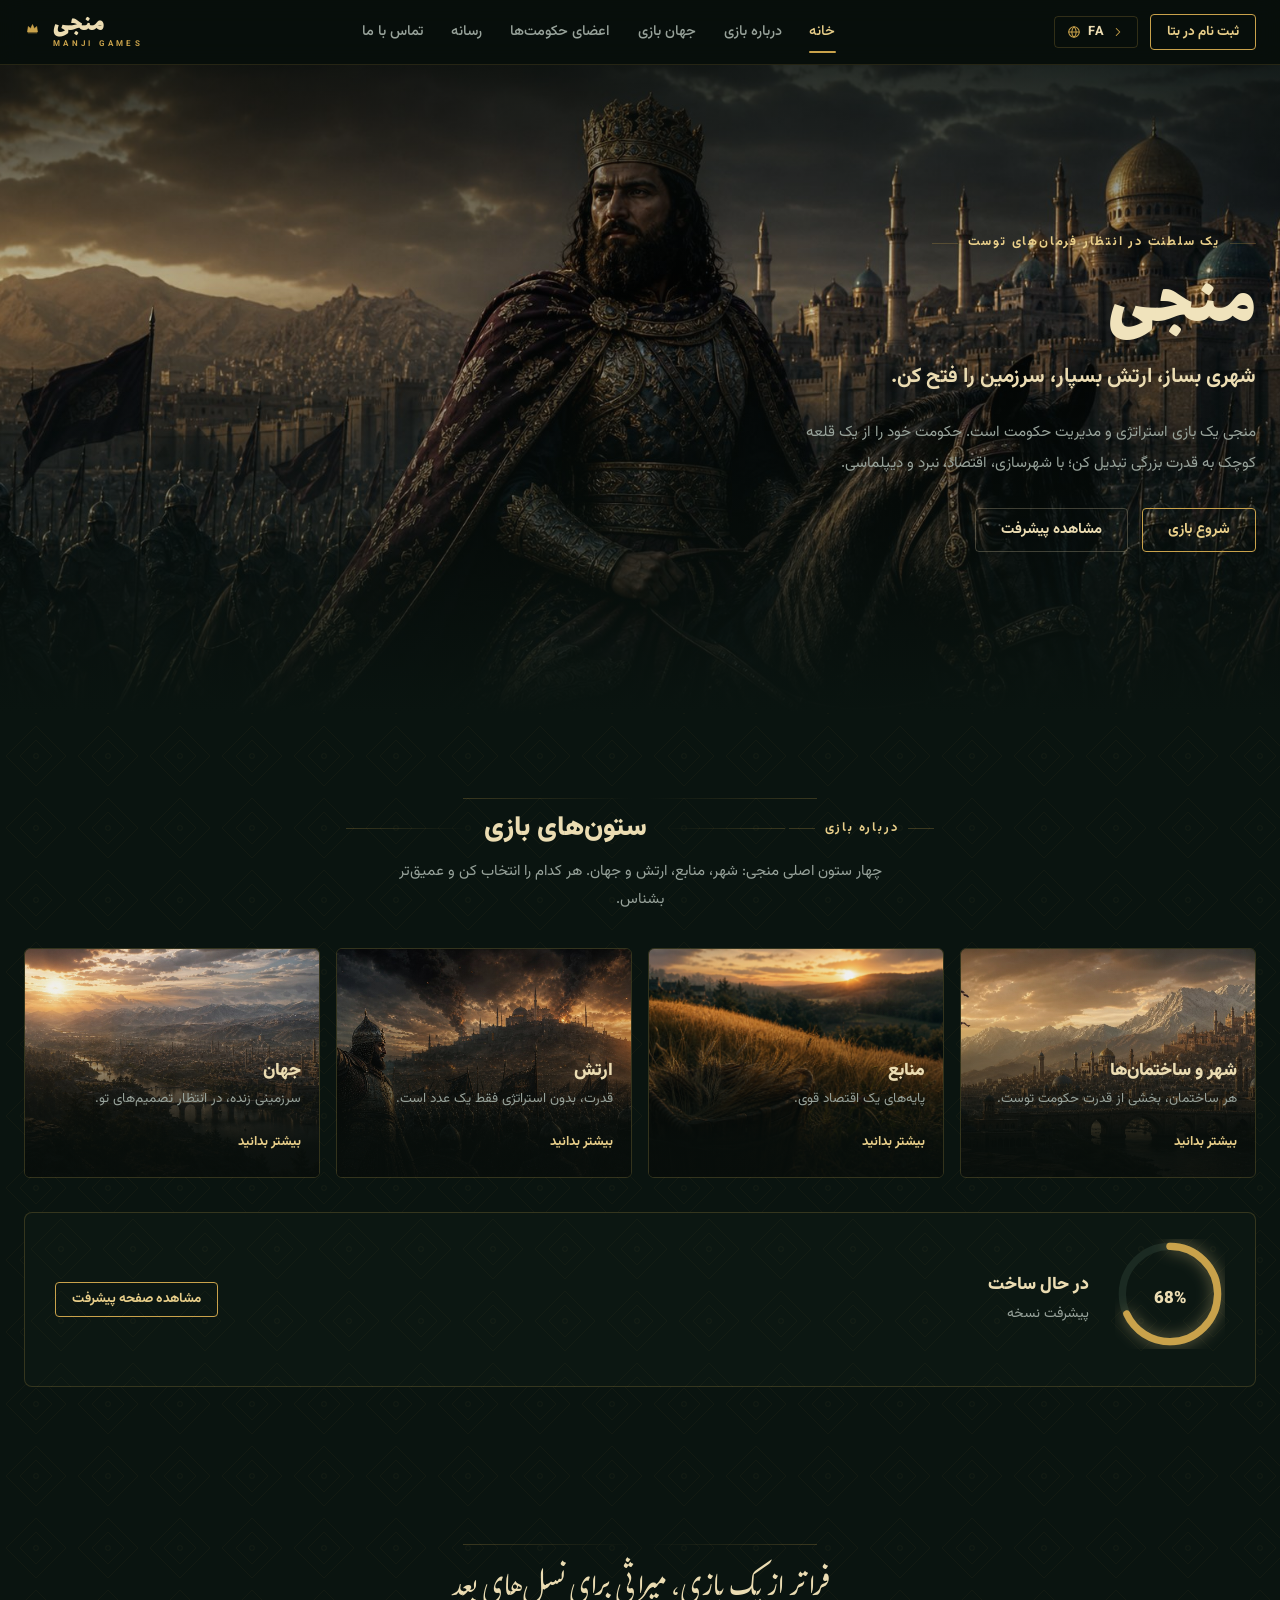
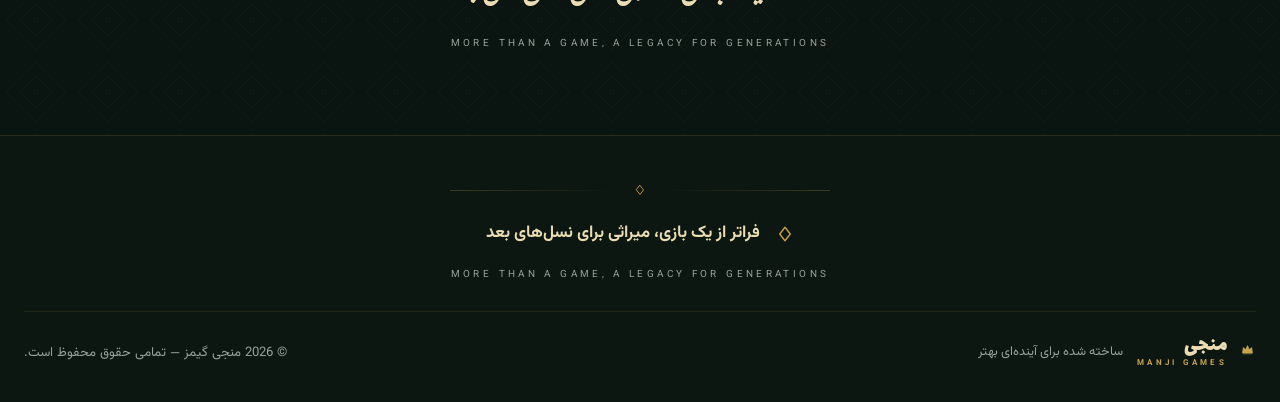
<file: index.html>
<!doctype html>
<html lang="fa" dir="rtl">
<head>
  <meta charset="utf-8">
  <meta name="viewport" content="width=device-width, initial-scale=1">
  <title>منجی — Monji Games</title>
  <meta name="description" content="منجی؛ بازی استراتژی و مدیریت حکومت. شهری بساز، ارتش بسپار، سرزمین را فتح کن.">
  <link rel="icon" type="image/svg+xml" href="favicon.svg">
  <link rel="stylesheet" href="assets/css/fonts.css">
  <link rel="stylesheet" href="assets/css/main.css">
</head>
<body data-page="home" data-title-key="pg.home">
  <div id="siteHeader"></div>

  <main id="main">
    <!-- hero -->
    <section class="page-hero page-hero--tall">
      <div class="ph-bg"><img src="images/home-hero.jpg" alt=""></div>
      <div class="container">
        <div class="hero-copy">
          <p class="eyebrow" data-i18n="home.eyebrow"></p>
          <h1 class="hero-title" data-i18n="home.title"></h1>
          <p class="hero-sub" data-i18n="home.sub"></p>
          <p class="hero-para" data-i18n="home.para"></p>
          <div class="hero-cta">
            <button class="btn btn-gold" type="button" data-open-modal="beta" data-i18n="home.ctaPlay"></button>
            <a class="btn btn-ghost" href="progress.html" data-i18n="home.ctaProgress"></a>
          </div>
        </div>
      </div>
    </section>

    <!-- about / pillars -->
    <section class="section" id="about">
      <div class="container">
        <div class="sec-head reveal">
          <div class="ornament" aria-hidden="true"></div>
          <p class="eyebrow" style="justify-content:center" data-i18n="nav.about"></p>
          <h2 class="sec-title" data-i18n="home.aboutT"></h2>
          <p class="lead" data-i18n="home.aboutP"></p>
        </div>

        <div class="home-feats">
          <a class="hf-card reveal" href="city.html">
            <div class="hf-bg"><img src="images/hero-city.jpg" alt="" loading="lazy"></div>
            <div class="hf-body">
              <h3 data-i18n="home.feat1t"></h3>
              <p data-i18n="home.feat1l"></p>
              <span class="w-link" style="justify-content:flex-start"><span data-i18n="home.more"></span></span>
            </div>
          </a>
          <a class="hf-card reveal" href="resources.html">
            <div class="hf-bg"><img src="images/res-wheat.jpg" alt="" loading="lazy"></div>
            <div class="hf-body">
              <h3 data-i18n="home.feat2t"></h3>
              <p data-i18n="home.feat2l"></p>
              <span class="w-link" style="justify-content:flex-start"><span data-i18n="home.more"></span></span>
            </div>
          </a>
          <a class="hf-card reveal" href="army.html">
            <div class="hf-bg"><img src="images/hero-army.jpg" alt="" loading="lazy"></div>
            <div class="hf-body">
              <h3 data-i18n="home.feat3t"></h3>
              <p data-i18n="home.feat3l"></p>
              <span class="w-link" style="justify-content:flex-start"><span data-i18n="home.more"></span></span>
            </div>
          </a>
          <a class="hf-card reveal" href="world.html">
            <div class="hf-bg"><img src="images/hero-world.jpg" alt="" loading="lazy"></div>
            <div class="hf-body">
              <h3 data-i18n="home.feat4t"></h3>
              <p data-i18n="home.feat4l"></p>
              <span class="w-link" style="justify-content:flex-start"><span data-i18n="home.more"></span></span>
            </div>
          </a>
        </div>

        <!-- progress strip -->
        <div class="home-strip reveal">
          <div class="strip-ring" aria-hidden="true">
            <svg viewBox="0 0 120 120">
              <circle class="ring-track" cx="60" cy="60" r="52"></circle>
              <circle class="ring-arc" id="homeStripArc" cx="60" cy="60" r="52"></circle>
            </svg>
            <span class="strip-num" id="homeStripNum">0%</span>
          </div>
          <div class="strip-text">
            <h3 data-i18n="home.stripTitle"></h3>
            <p data-i18n="home.stripLabel"></p>
          </div>
          <a class="btn btn-gold btn-sm" href="progress.html" data-i18n="home.stripCta"></a>
        </div>
      </div>
    </section>

    <!-- quote -->
    <section class="quote-banner">
      <div class="container">
        <div class="ornament reveal" aria-hidden="true"></div>
        <p class="q-text reveal" data-i18n="quote.text"></p>
        <p class="q-en reveal" data-i18n="quote.en"></p>
      </div>
    </section>
  </main>

  <div id="siteFooter"></div>
  <div id="modals"></div>

  <script src="assets/js/i18n.js"></script>
  <script src="assets/js/data-fallback.js"></script>
  <script>window.MJ_CONFIG = { apiUrl: '' };</script>
  <script src="assets/js/main.js"></script>
</body>
</html>
</file>
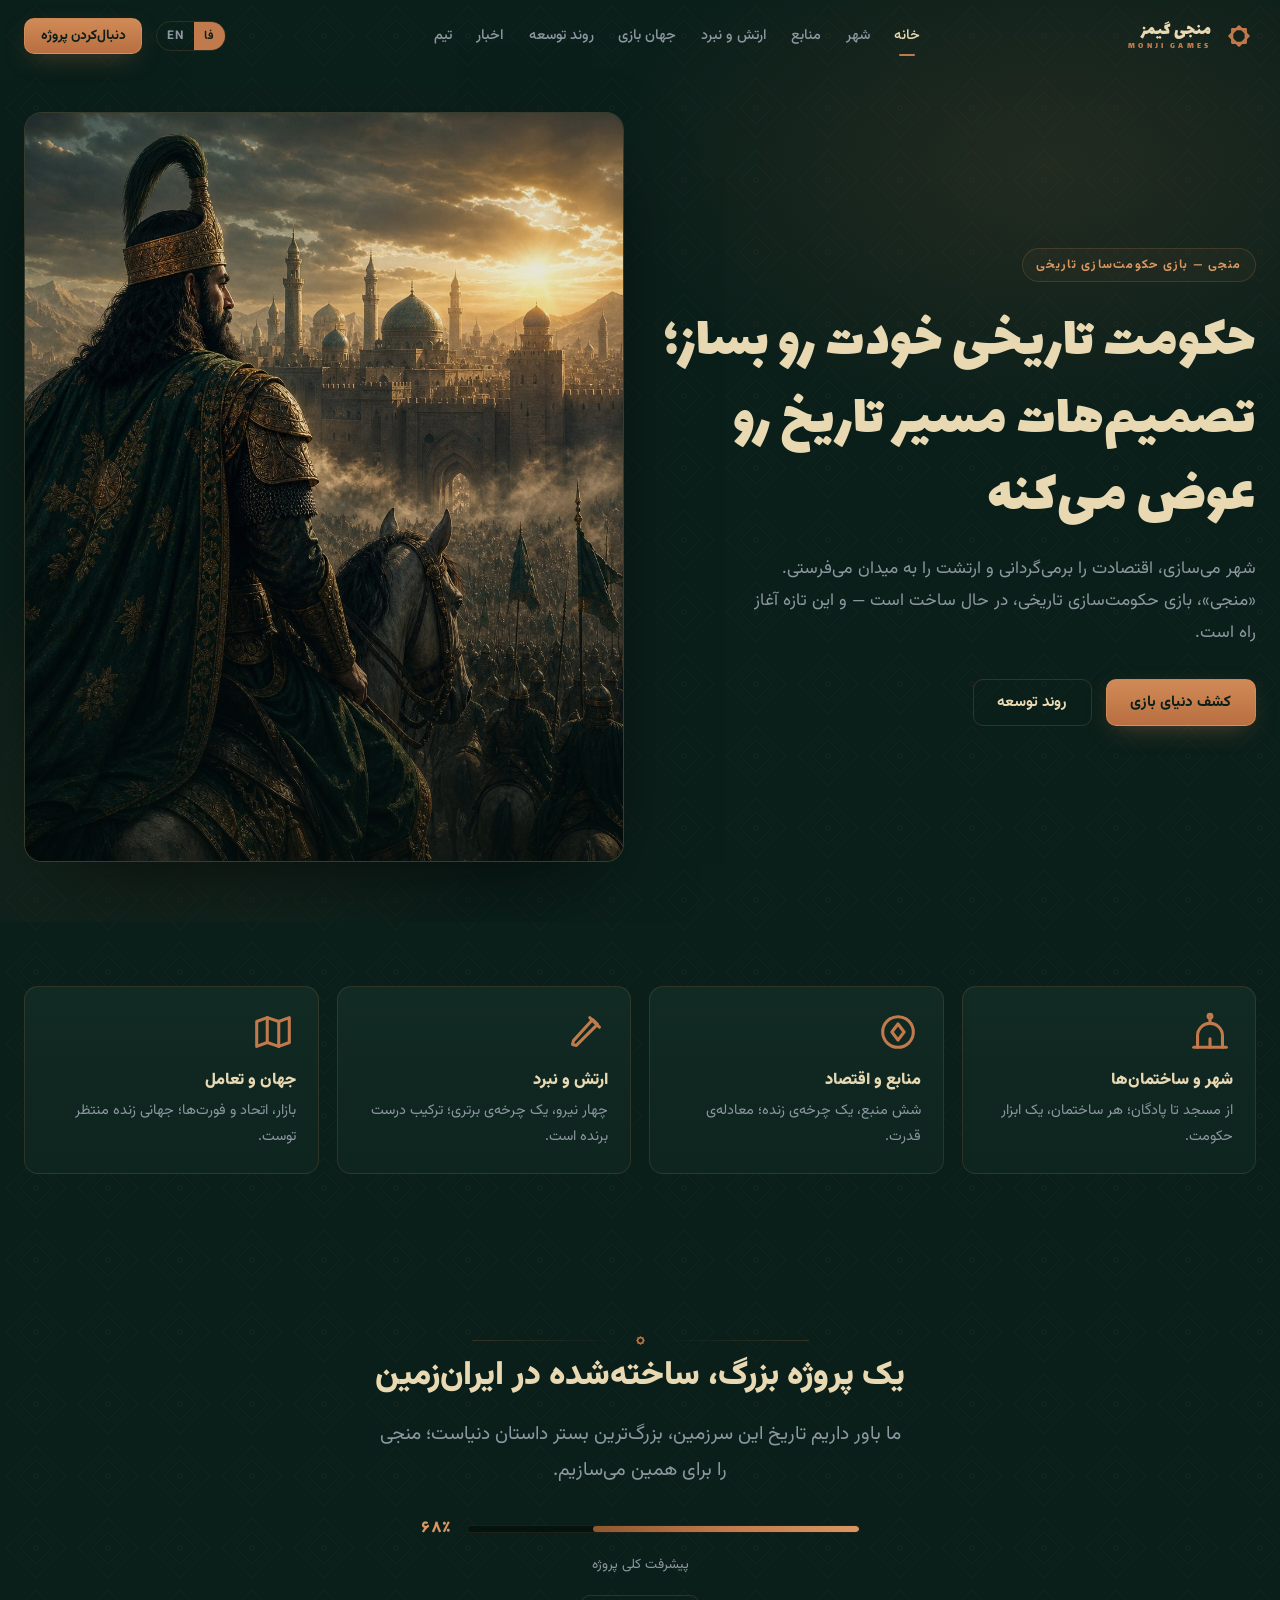
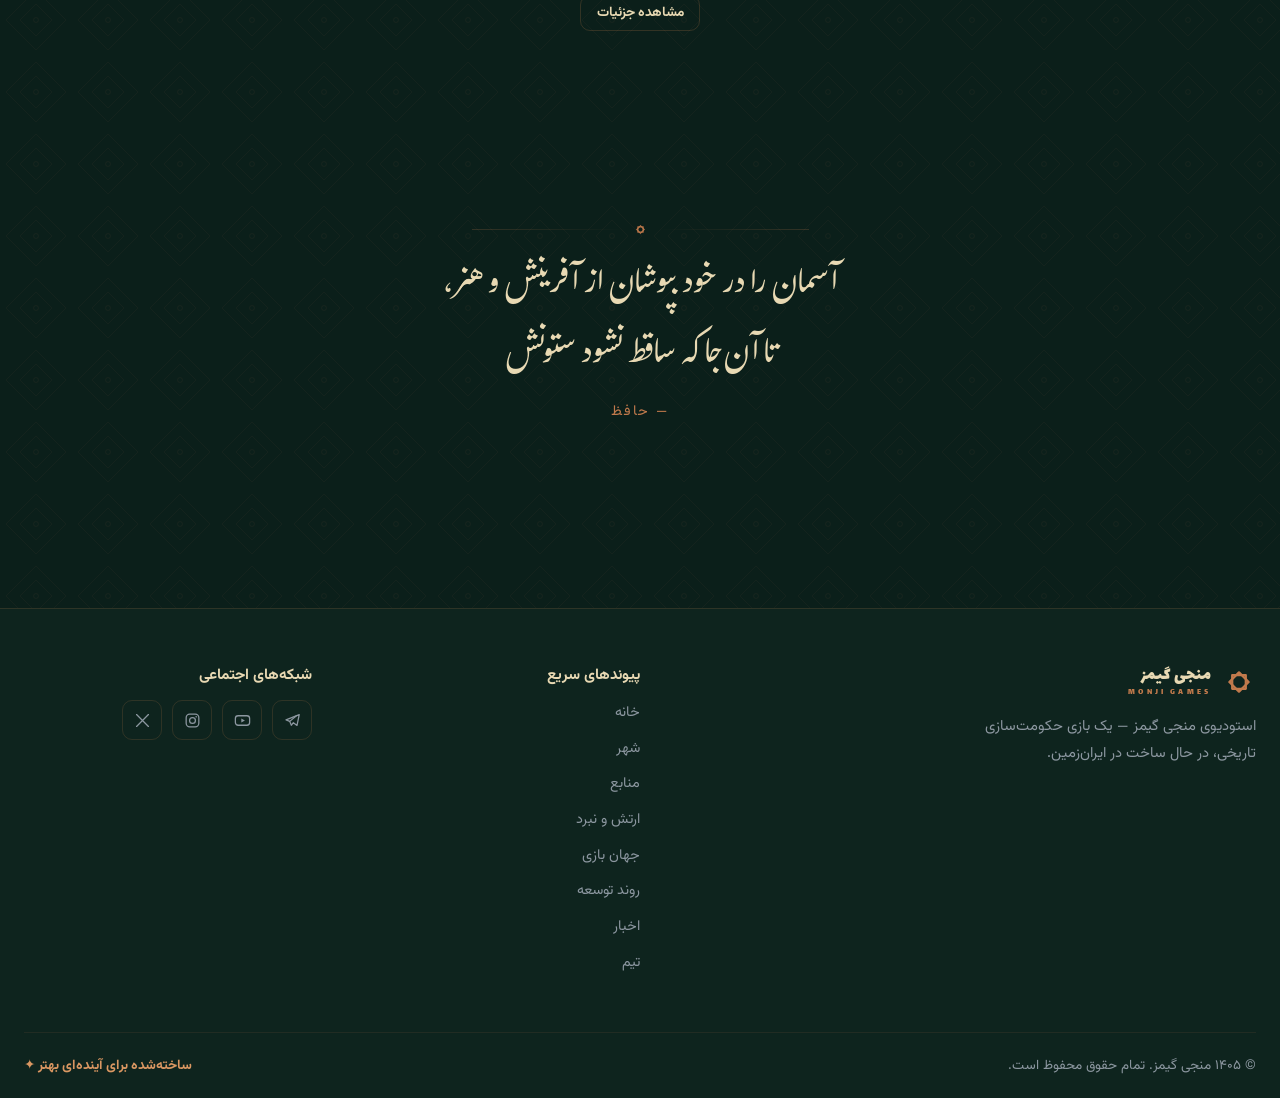
<file: old/index.html>
<!doctype html>
<html lang="fa" dir="rtl">
<head>
  <meta charset="utf-8">
  <meta name="viewport" content="width=device-width, initial-scale=1">
  <title data-i18n="title.home">منجی گیمز — بازی حکومت‌سازی تاریخی</title>
  <meta name="description" content="منجی — یک بازی حکومت‌سازی تاریخی در حال ساخت؛ شهر، اقتصاد، ارتش و جهان.">
  <link rel="icon" type="image/svg+xml" href="images/favicon.svg">
  <link rel="stylesheet" href="assets/css/fonts.css">
  <link rel="stylesheet" href="assets/css/main.css">
</head>
<body data-page="home">
  <a class="skip" href="#main">پرش به محتوا</a>
  <header id="siteHeader" class="site-header"></header>

  <main id="main">
    <!-- ۱. Hero — متن یک‌طرف، آرتورک سینمایی طرف دیگر (spec §6.1) -->
    <section class="hero">
      <div class="container hero-grid">
        <div class="hero-copy">
          <p class="eyebrow" data-i18n="home.kicker">منجی — بازی حکومت‌سازی تاریخی</p>
          <h1 data-i18n-html="home.title">حکومت تاریخی خودت رو بساز؛<br>تصمیم‌هات مسیر تاریخ رو عوض می‌کنه</h1>
          <p class="hero-sub" data-i18n="home.sub">شهر می‌سازی، اقتصادت را برمی‌گردانی و ارتشت را به میدان می‌فرستی. «منجی»، بازی حکومت‌سازی تاریخی، در حال ساخت است — و این تازه آغاز راه است.</p>
          <div class="hero-ctas">
            <a class="btn btn-primary" href="world.html" data-i18n="home.cta1">کشف دنیای بازی</a>
            <a class="btn btn-outline" href="progress.html" data-i18n="home.cta2">روند توسعه</a>
          </div>
        </div>
        <div class="hero-art">
          <div class="art-frame frame-corners">
            <img src="images/home-hero.jpg" alt="فرمانروا در برابر شهر و ارتش — آرتورک سینمایی" fetchpriority="high">
          </div>
        </div>
      </div>
    </section>

    <!-- ۲. چهار کارت باریک، هرکدام یک پیام -->
    <section class="section-sm" aria-label="بخش‌های بازی">
      <div class="container">
        <div class="feature-grid">
          <a class="card feature-card reveal" href="city.html">
            <span class="fc-icon"><svg viewBox="0 0 24 24" fill="none" stroke="currentColor" stroke-width="1.6" stroke-linecap="round" stroke-linejoin="round" aria-hidden="true"><path d="M5.5 20v-6a6.5 6.5 0 0 1 13 0v6"/><path d="M3.5 20h17"/><path d="M12 7.5V4.8"/><circle cx="12" cy="3.8" r="1"/><path d="M12 20v-4.5"/></svg></span>
            <h3 data-i18n="home.card1.t">شهر و ساختمان‌ها</h3>
            <p data-i18n="home.card1.l">از مسجد تا پادگان؛ هر ساختمان، یک ابزار حکومت.</p>
          </a>
          <a class="card feature-card reveal" href="resources.html">
            <span class="fc-icon"><svg viewBox="0 0 24 24" fill="none" stroke="currentColor" stroke-width="1.6" stroke-linecap="round" stroke-linejoin="round" aria-hidden="true"><circle cx="12" cy="12" r="8"/><path d="M12 7.8l3.2 4.2-3.2 4.2L8.8 12z"/></svg></span>
            <h3 data-i18n="home.card2.t">منابع و اقتصاد</h3>
            <p data-i18n="home.card2.l">شش منبع، یک چرخه‌ی زنده؛ معادله‌ی قدرت.</p>
          </a>
          <a class="card feature-card reveal" href="army.html">
            <span class="fc-icon"><svg viewBox="0 0 24 24" fill="none" stroke="currentColor" stroke-width="1.6" stroke-linecap="round" stroke-linejoin="round" aria-hidden="true"><path d="M5.5 18.5l2 .5L18.5 8l-2.5-2.5L6 16.5l-.5 2z"/><path d="M14.5 4.5l5 5"/></svg></span>
            <h3 data-i18n="home.card3.t">ارتش و نبرد</h3>
            <p data-i18n="home.card3.l">چهار نیرو، یک چرخه‌ی برتری؛ ترکیب درست برنده است.</p>
          </a>
          <a class="card feature-card reveal" href="world.html">
            <span class="fc-icon"><svg viewBox="0 0 24 24" fill="none" stroke="currentColor" stroke-width="1.6" stroke-linecap="round" stroke-linejoin="round" aria-hidden="true"><path d="M9 4.5L3.5 6.5v13L9 17.5l6 2 5.5-2v-13L15 6.5l-6-2z"/><path d="M9 4.5v13M15 6.5v13"/></svg></span>
            <h3 data-i18n="home.card4.t">جهان و تعامل</h3>
            <p data-i18n="home.card4.l">بازار، اتحاد و فورت‌ها؛ جهانی زنده منتظر توست.</p>
          </a>
        </div>
      </div>
    </section>

    <!-- ۳. سکشن آرام + Progress زنده -->
    <section class="section">
      <div class="container">
        <div class="calm-inner reveal">
          <div class="ornament"><svg viewBox="0 0 24 24" fill="none" stroke="currentColor" stroke-width="2" aria-hidden="true"><rect x="7.2" y="7.2" width="9.6" height="9.6"/><rect x="7.2" y="7.2" width="9.6" height="9.6" transform="rotate(45 12 12)"/></svg></div>
          <h2 class="h-section" data-i18n="home.calm.h">یک پروژه بزرگ، ساخته‌شده در ایران‌زمین</h2>
          <p class="calm-quote" data-i18n="home.calm.quote">ما باور داریم تاریخ این سرزمین، بزرگ‌ترین بستر داستان دنیاست؛ منجی را برای همین می‌سازیم.</p>
          <div class="calm-bar" id="homeBar">
            <span class="tp-bar"><span class="tp-fill" style="--p:68%"></span></span>
            <span class="calm-pct" id="homeBarPct">۶۸٪</span>
          </div>
          <p class="calm-label" data-i18n="home.calm.bar">پیشرفت کلی پروژه</p>
          <a class="btn btn-outline btn-sm" href="progress.html" data-i18n="home.calm.link">مشاهده جزئیات</a>
        </div>
      </div>
    </section>

    <!-- QuoteBanner پایانی -->
    <section class="quote-banner">
      <div class="ornament"><svg viewBox="0 0 24 24" fill="none" stroke="currentColor" stroke-width="2" aria-hidden="true"><rect x="7.2" y="7.2" width="9.6" height="9.6"/><rect x="7.2" y="7.2" width="9.6" height="9.6" transform="rotate(45 12 12)"/></svg></div>
      <p class="q-text" data-i18n-html="home.quote">آسمان را در خود بپوشان از آفرینش و هنر،<br>تا آن‌جا که ساقط نشود ستونش</p>
      <p class="q-by" data-i18n="home.quote.by">— حافظ</p>
    </section>
  </main>

  <footer id="siteFooter" class="site-footer"></footer>
  <div id="modals"></div>

  <script>window.MJ_CONFIG = window.MJ_CONFIG || {};</script>
  <script src="assets/js/i18n.js"></script>
  <script src="assets/js/data-fallback.js"></script>
  <script src="assets/js/main.js"></script>
</body>
</html>
</file>
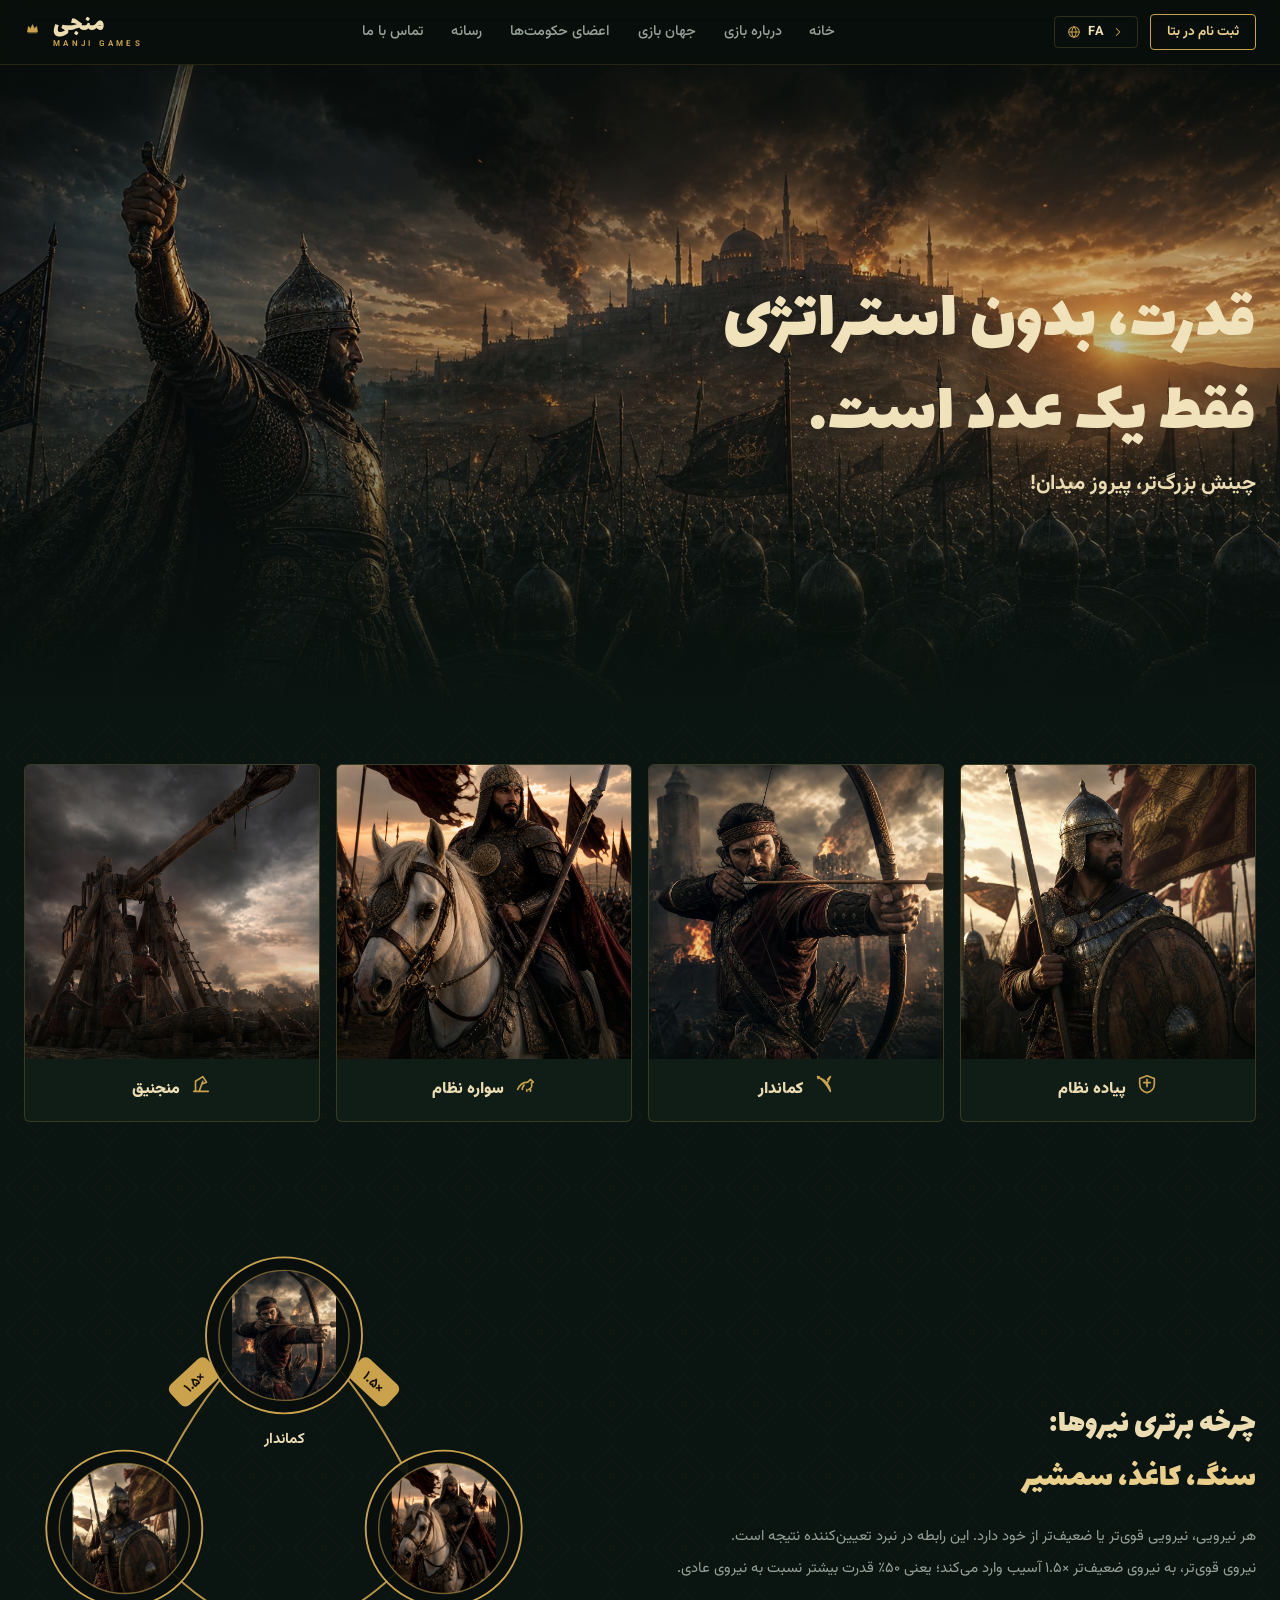
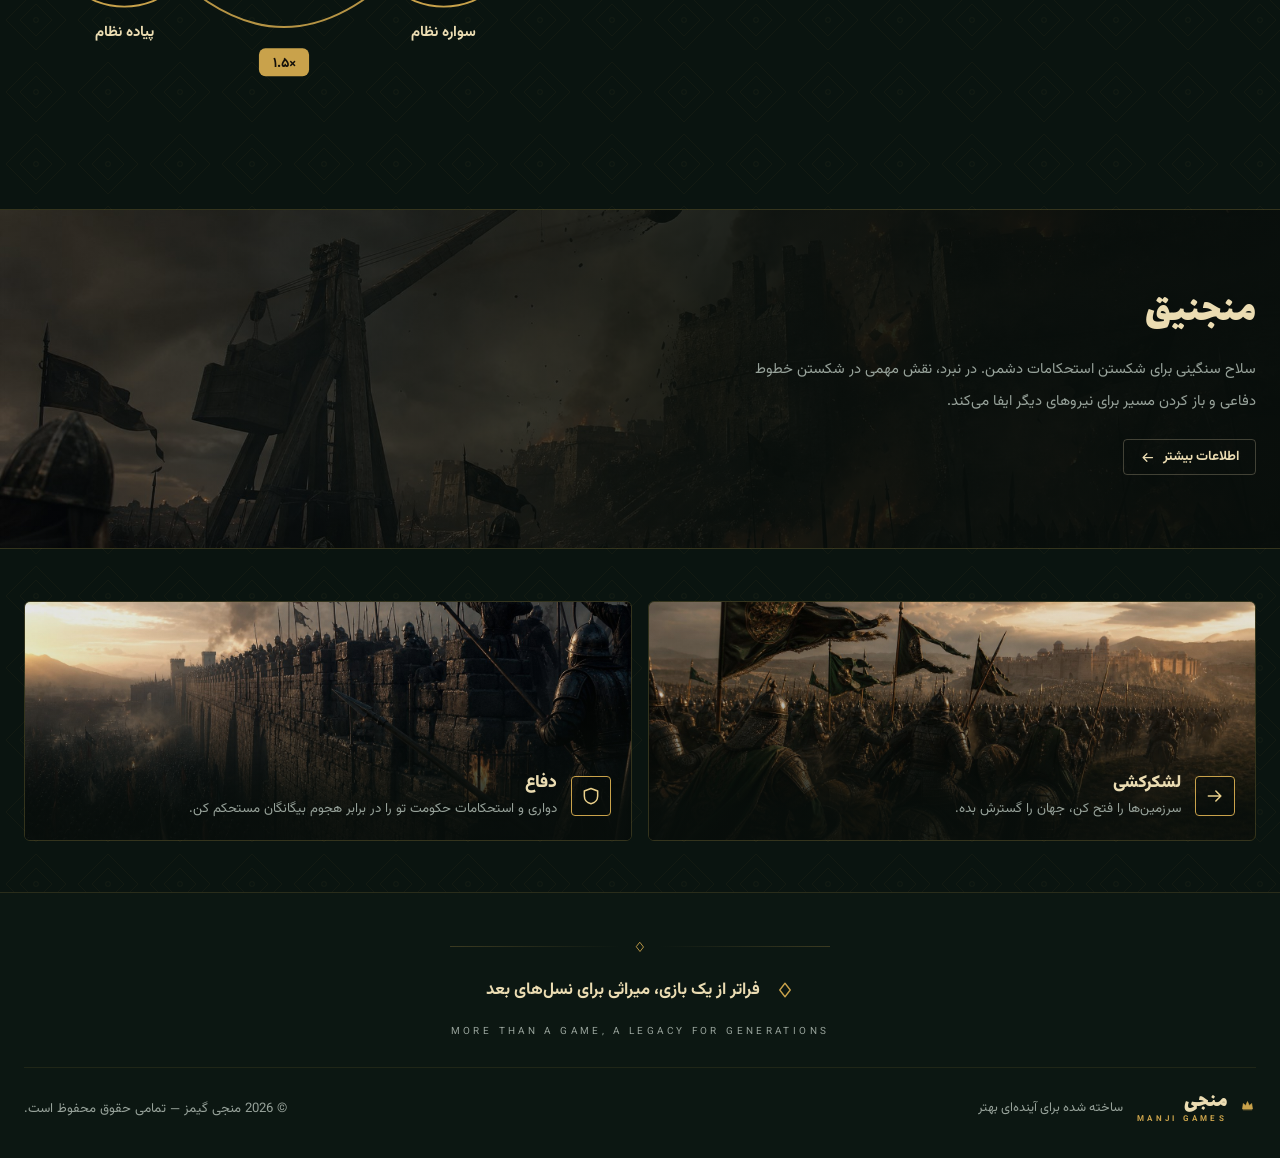
<file: army.html>
<!doctype html>
<html lang="fa" dir="rtl">
<head>
  <meta charset="utf-8">
  <meta name="viewport" content="width=device-width, initial-scale=1">
  <title>ارتش — Monji Games</title>
  <meta name="description" content="ارتش منجی: پیاده نظام، کماندار، سواره نظام و منجنیق — چرخه برتری نیروها و تاکتیک نبرد.">
  <link rel="icon" type="image/svg+xml" href="favicon.svg">
  <link rel="stylesheet" href="assets/css/fonts.css">
  <link rel="stylesheet" href="assets/css/main.css">
</head>
<body data-page="army" data-title-key="pg.army">
  <div id="siteHeader"></div>

  <main id="main">
    <!-- hero -->
    <section class="page-hero page-hero--tall">
      <div class="ph-bg"><img src="images/hero-army.jpg" alt=""></div>
      <div class="container">
        <div class="hero-copy">
          <h1 class="hero-title" data-i18n="army.heroTitle"></h1>
          <p class="hero-sub" data-i18n="army.heroSub"></p>
        </div>
      </div>
    </section>

    <!-- units -->
    <section class="section-sm">
      <div class="container">
        <div class="unit-grid">
          <article class="u-card reveal">
            <div class="u-media"><img src="images/unit-infantry.jpg" alt="" loading="lazy"></div>
            <div class="u-body"><span class="u-ic" data-uic="inf"></span><h3 data-i18n="army.units.infantry"></h3></div>
          </article>
          <article class="u-card reveal">
            <div class="u-media"><img src="images/unit-archer.jpg" alt="" loading="lazy"></div>
            <div class="u-body"><span class="u-ic" data-uic="arch"></span><h3 data-i18n="army.units.archer"></h3></div>
          </article>
          <article class="u-card reveal">
            <div class="u-media"><img src="images/unit-cavalry.jpg" alt="" loading="lazy"></div>
            <div class="u-body"><span class="u-ic" data-uic="cav"></span><h3 data-i18n="army.units.cavalry"></h3></div>
          </article>
          <article class="u-card reveal">
            <div class="u-media"><img src="images/unit-trebuchet.jpg" alt="" loading="lazy"></div>
            <div class="u-body"><span class="u-ic" data-uic="treb"></span><h3 data-i18n="army.units.trebuchet"></h3></div>
          </article>
        </div>
      </div>
    </section>

    <!-- counter cycle -->
    <section class="section">
      <div class="container">
        <div class="cycle-wrap">
          <div class="cycle-copy reveal">
            <h2 class="cycle-title"><span data-i18n="army.cycle1"></span><span class="gold" data-i18n="army.cycle2"></span></h2>
            <p class="cycle-note"><span data-i18n="army.cycleNote1"></span><br><span data-i18n="army.cycleNote2"></span></p>
          </div>
          <div class="cycle-svg-wrap reveal" aria-hidden="true">
            <svg viewBox="0 0 560 520">
              <defs>
                <clipPath id="cycC"><circle r="70"></circle></clipPath>
                <marker id="cycArrow" viewBox="0 0 10 10" refX="7" refY="5" markerWidth="6.5" markerHeight="6.5" orient="auto-start-reverse">
                  <path d="M0 0L10 5L0 10z" fill="#C9A24B"></path>
                </marker>
              </defs>
              <!-- cycle arrows -->
              <g fill="none" stroke="#C9A24B" stroke-width="2.2" opacity="0.9">
                <path d="M148 240 Q 196 148 244 104" marker-end="url(#cycArrow)"></path>
                <path d="M316 104 Q 364 148 412 240" marker-end="url(#cycArrow)"></path>
                <path d="M414 334 Q 280 478 146 334" marker-end="url(#cycArrow)"></path>
              </g>
              <!-- x1.5 badges -->
              <g font-family="inherit" font-size="15" font-weight="700">
                <g transform="translate(183,142) rotate(-43)">
                  <rect x="-27" y="-15" width="54" height="30" rx="7" fill="#C9A24B"></rect>
                  <text text-anchor="middle" dy="5" fill="#14100a" data-i18n="army.cycleMul"></text>
                </g>
                <g transform="translate(377,142) rotate(43)">
                  <rect x="-27" y="-15" width="54" height="30" rx="7" fill="#C9A24B"></rect>
                  <text text-anchor="middle" dy="5" fill="#14100a" data-i18n="army.cycleMul"></text>
                </g>
                <g transform="translate(280,444)">
                  <rect x="-27" y="-15" width="54" height="30" rx="7" fill="#C9A24B"></rect>
                  <text text-anchor="middle" dy="5" fill="#14100a" data-i18n="army.cycleMul"></text>
                </g>
              </g>
              <!-- medallions: top = archer, right = cavalry, left = infantry -->
              <g transform="translate(280,92)">
                <circle r="84" fill="rgba(8,14,11,0.92)" stroke="#C9A24B" stroke-width="2"></circle>
                <image href="images/unit-archer.jpg" x="-70" y="-70" width="140" height="140" clip-path="url(#cycC)"></image>
                <circle r="70" fill="none" stroke="rgba(201,162,75,0.55)" stroke-width="1.5"></circle>
                <text y="116" text-anchor="middle" font-size="16" font-weight="700" fill="#EBDCB2" data-i18n="army.units.archer"></text>
              </g>
              <g transform="translate(452,300)">
                <circle r="84" fill="rgba(8,14,11,0.92)" stroke="#C9A24B" stroke-width="2"></circle>
                <image href="images/unit-cavalry.jpg" x="-70" y="-70" width="140" height="140" clip-path="url(#cycC)"></image>
                <circle r="70" fill="none" stroke="rgba(201,162,75,0.55)" stroke-width="1.5"></circle>
                <text y="116" text-anchor="middle" font-size="16" font-weight="700" fill="#EBDCB2" data-i18n="army.units.cavalry"></text>
              </g>
              <g transform="translate(108,300)">
                <circle r="84" fill="rgba(8,14,11,0.92)" stroke="#C9A24B" stroke-width="2"></circle>
                <image href="images/unit-infantry.jpg" x="-70" y="-70" width="140" height="140" clip-path="url(#cycC)"></image>
                <circle r="70" fill="none" stroke="rgba(201,162,75,0.55)" stroke-width="1.5"></circle>
                <text y="116" text-anchor="middle" font-size="16" font-weight="700" fill="#EBDCB2" data-i18n="army.units.infantry"></text>
              </g>
            </svg>
          </div>
        </div>
      </div>
    </section>

    <!-- trebuchet full-bleed -->
    <section class="treb-panel">
      <div class="treb-bg"><img src="images/army-trebuchet-wide.jpg" alt="" loading="lazy"></div>
      <div class="container">
        <div class="treb-copy reveal">
          <h2 data-i18n="army.trebTitle"></h2>
          <p data-i18n="army.trebLine"></p>
          <a class="btn btn-ghost btn-sm" href="city.html">
            <span data-i18n="army.more"></span>
            <svg viewBox="0 0 24 24" fill="none" stroke="currentColor" stroke-width="2" stroke-linecap="round" stroke-linejoin="round" aria-hidden="true"><path d="M4 12h14M13 6l6 6-6 6"></path></svg>
          </a>
        </div>
      </div>
    </section>

    <!-- campaign / defense -->
    <section class="section-sm">
      <div class="container">
        <div class="camp-grid">
          <article class="c-card reveal">
            <div class="c-bg"><img src="images/army-campaign.jpg" alt="" loading="lazy"></div>
            <div class="c-body">
              <span class="c-icon" data-cic="arrow"></span>
              <div>
                <h3 data-i18n="army.campaignTitle"></h3>
                <p data-i18n="army.campaignLine"></p>
              </div>
            </div>
          </article>
          <article class="c-card reveal">
            <div class="c-bg"><img src="images/army-defense.jpg" alt="" loading="lazy"></div>
            <div class="c-body">
              <span class="c-icon" data-cic="shield"></span>
              <div>
                <h3 data-i18n="army.defenseTitle"></h3>
                <p data-i18n="army.defenseLine"></p>
              </div>
            </div>
          </article>
        </div>
      </div>
    </section>
  </main>

  <div id="siteFooter"></div>
  <div id="modals"></div>

  <script src="assets/js/i18n.js"></script>
  <script src="assets/js/data-fallback.js"></script>
  <script>window.MJ_CONFIG = { apiUrl: '' };</script>
  <script src="assets/js/main.js"></script>
  <script>
    (function () {
      function ready(fn) {
        if (document.readyState === 'loading') document.addEventListener('DOMContentLoaded', fn);
        else fn();
      }
      ready(function () {
        var ICONS = {
          inf: '<path d="M12 3l8 3v6c0 5-3.4 8.2-8 9.4C7.4 20.2 4 17 4 12V6z"/><path d="M12 7v8M8.5 10.5h7"/>',
          arch: '<path d="M5 4c5 2.5 9 6.5 14 16M19 20c-1-7-4-11-10-14M5 4l2 .5M5 4l.5 2M16 7l3-3-3 6"/>',
          cav: '<path d="M4 18c2-5 6-8 11-8l3-3 3 3-2 1c1 3 0 6-3 7M9 18c0-2 .8-3.6 2-4.8M14 20v-2M18 20v-2"/>',
          treb: '<path d="M4 20h16M6 20V9l8-5 4 6-5 2M10 20l4-11"/>',
          arrow: '<path d="M4 12h14M13 6l6 6-6 6"/>',
          shield: '<path d="M12 3l8 3v6c0 5-3.4 8.2-8 9.4C7.4 20.2 4 17 4 12V6z"/>'
        };
        function paint(sel, name) {
          document.querySelectorAll(sel).forEach(function (el) {
            el.innerHTML = '<svg viewBox="0 0 24 24" fill="none" stroke="currentColor" stroke-width="1.8" stroke-linecap="round" stroke-linejoin="round" aria-hidden="true">' + ICONS[name] + '</svg>';
          });
        }
        paint('[data-uic="inf"]', 'inf');
        paint('[data-uic="arch"]', 'arch');
        paint('[data-uic="cav"]', 'cav');
        paint('[data-uic="treb"]', 'treb');
        paint('[data-cic="arrow"]', 'arrow');
        paint('[data-cic="shield"]', 'shield');
      });
    })();
  </script>
</body>
</html>
</file>
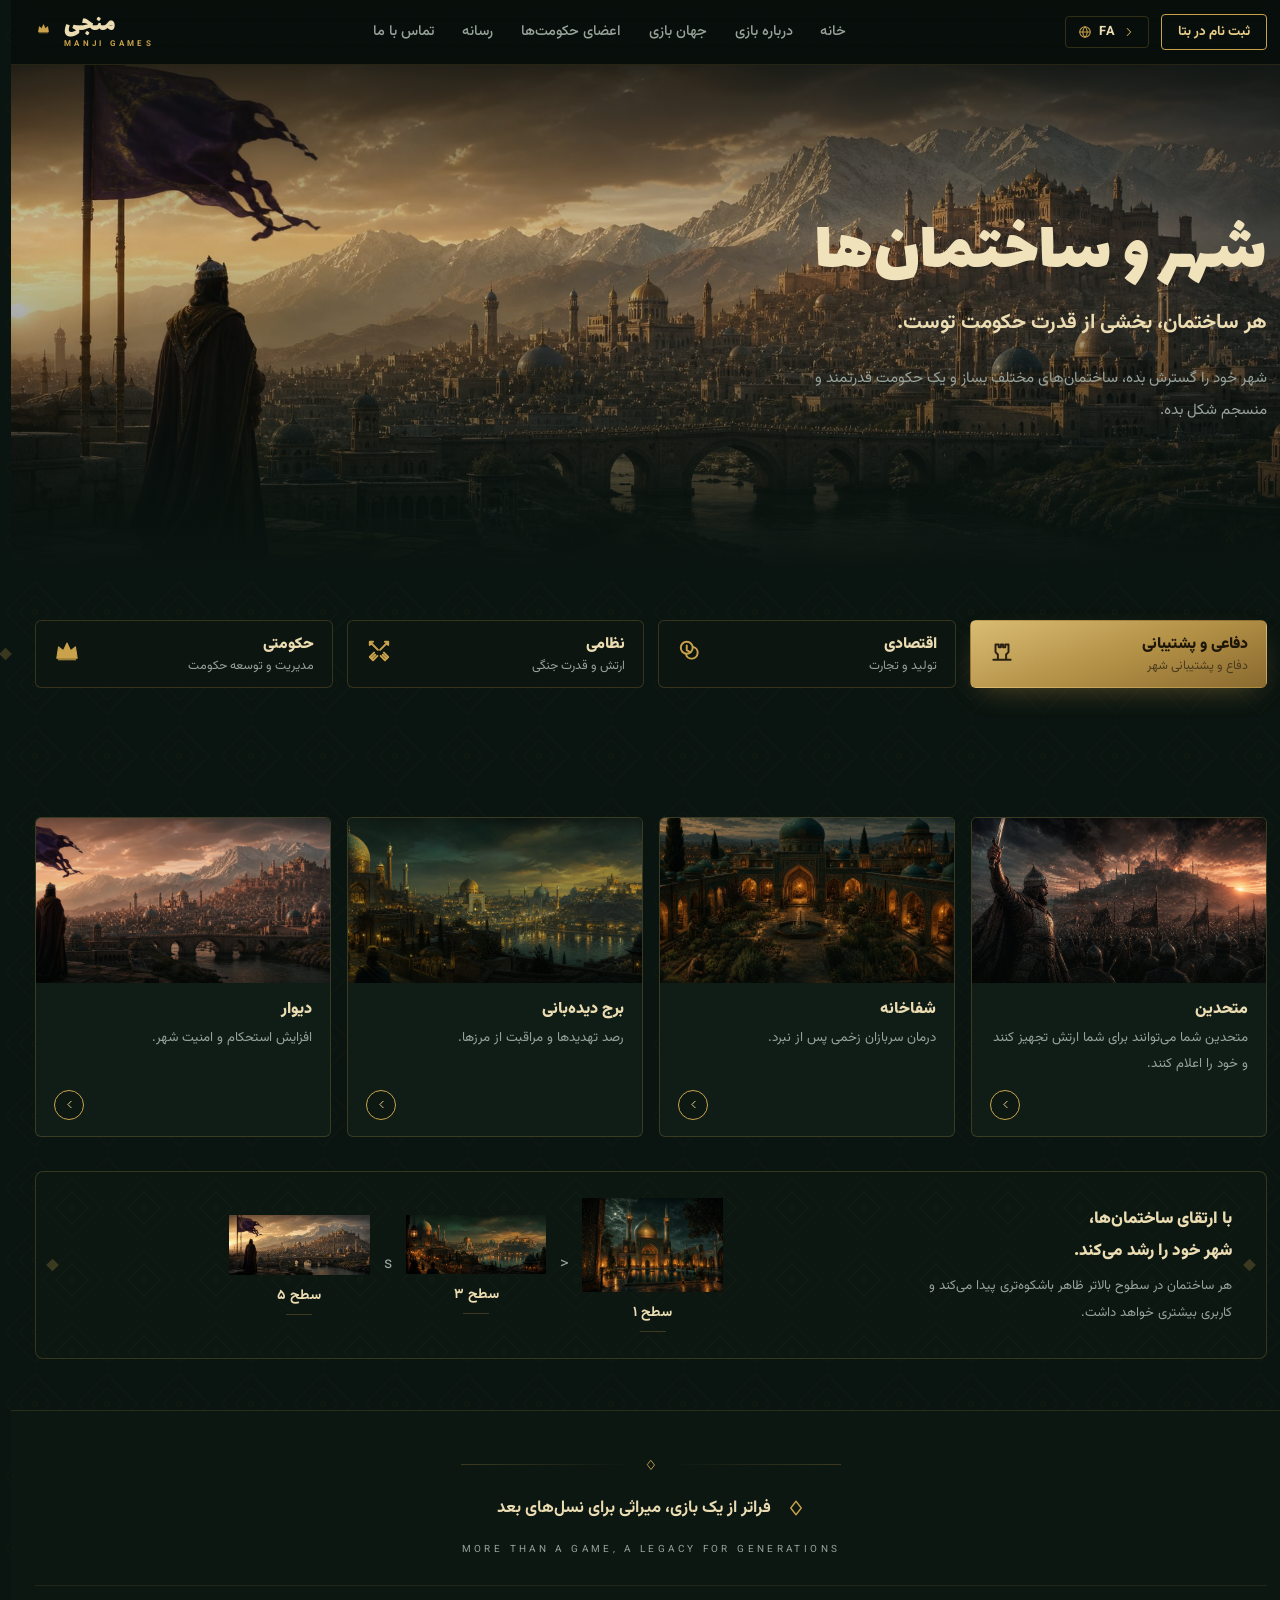
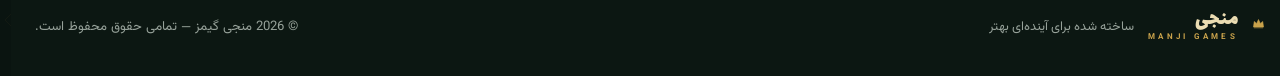
<file: city.html>
<!doctype html>
<html lang="fa" dir="rtl">
<head>
  <meta charset="utf-8">
  <meta name="viewport" content="width=device-width, initial-scale=1">
  <title>شهر و ساختمان‌ها — Monji Games</title>
  <meta name="description" content="شهر منجی: ساختمان‌های حکومتی، نظامی، اقتصادی و دفاعی. هر ساختمان، بخشی از قدرت حکومت توست.">
  <link rel="icon" type="image/svg+xml" href="favicon.svg">
  <link rel="stylesheet" href="assets/css/fonts.css">
  <link rel="stylesheet" href="assets/css/main.css">
</head>
<body data-page="city" data-title-key="pg.city">
  <div id="siteHeader"></div>

  <main id="main">
    <!-- per-tab hero -->
    <section class="page-hero" id="cityHero">
      <div class="ph-bg"><img src="images/hero-city.jpg" alt=""></div>
      <div class="container">
        <div class="hero-copy">
          <h1 class="hero-title" data-hero-title></h1>
          <p class="hero-sub" data-hero-sub></p>
          <p class="hero-para" data-hero-para></p>
        </div>
      </div>
    </section>

    <div id="cityContent" class="container">
      <!-- tabs -->
      <section class="section-sm">
        <div class="tabs-row" id="cityTabs" role="tablist" aria-label="Monji city categories"></div>
      </section>

      <!-- buildings + level band -->
      <section class="section-sm">
        <div id="buildingsGrid" class="buildings-grid"></div>
        <div class="level-band" id="cityLevel"></div>
      </section>
    </div>
  </main>

  <div id="siteFooter"></div>
  <div id="modals"></div>

  <script src="assets/js/i18n.js"></script>
  <script src="assets/js/data-fallback.js"></script>
  <script>window.MJ_CONFIG = { apiUrl: '' };</script>
  <script src="assets/js/main.js"></script>
</body>
</html>
</file>
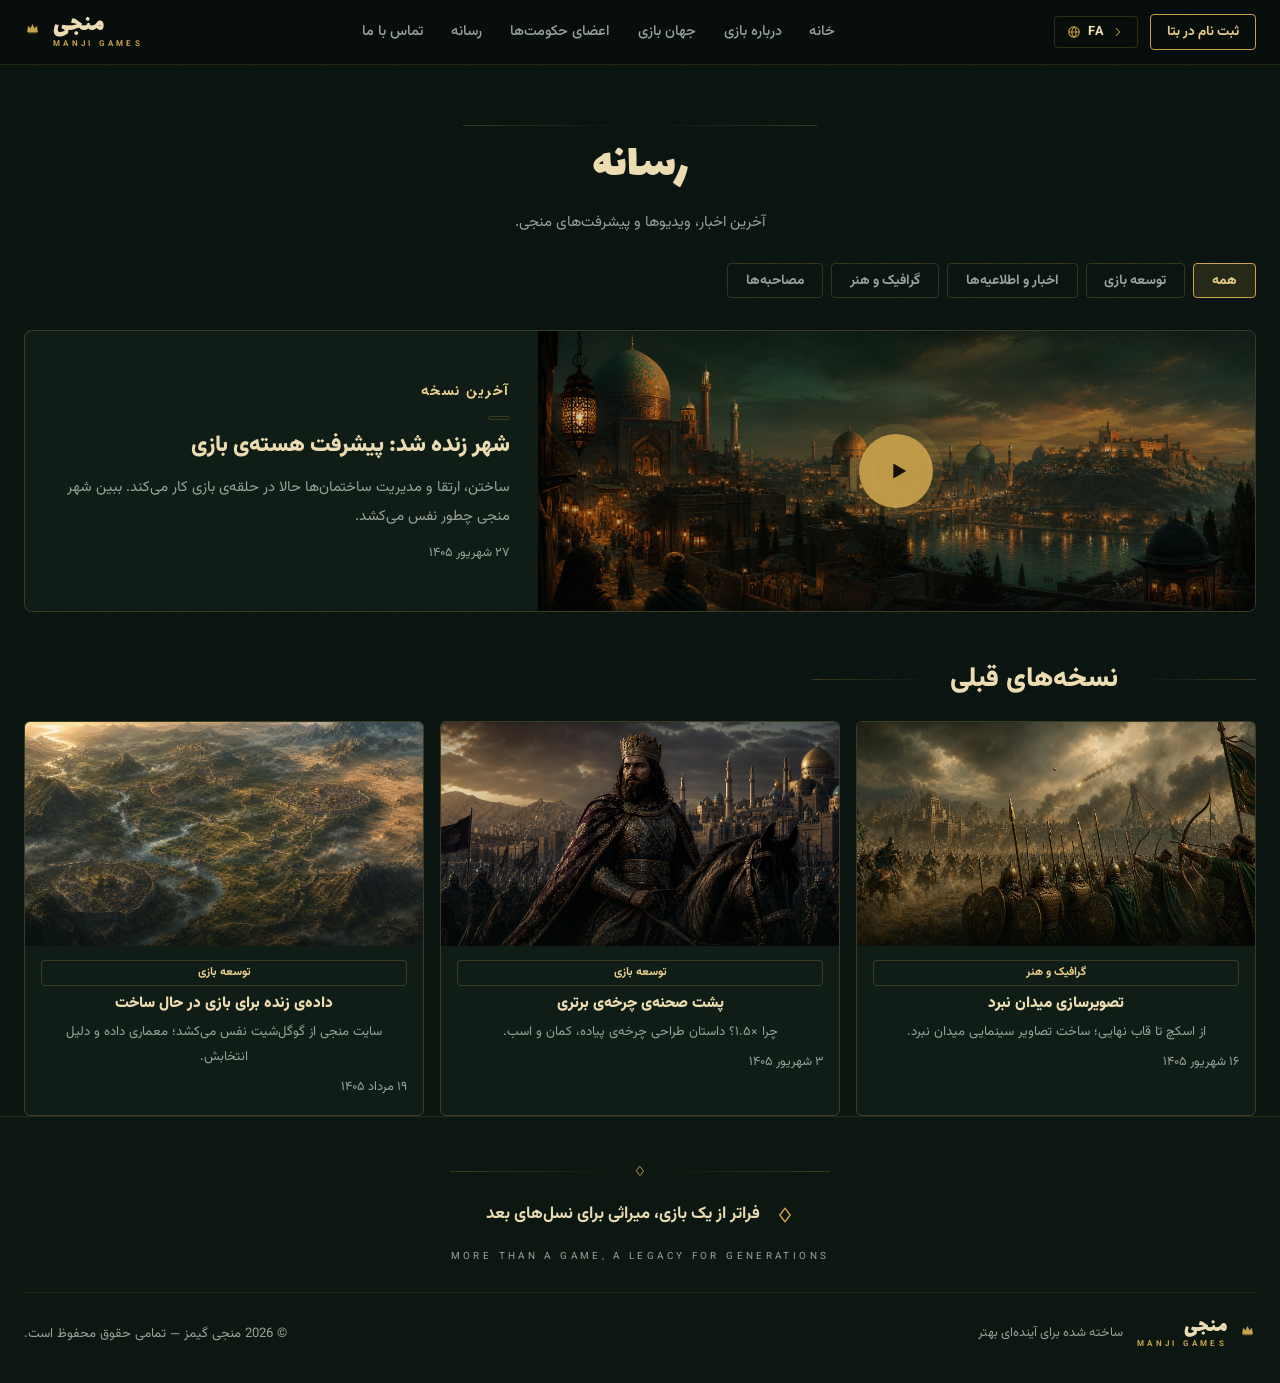
<file: news.html>
<!doctype html>
<html lang="fa" dir="rtl">
<head>
  <meta charset="utf-8">
  <meta name="viewport" content="width=device-width, initial-scale=1">
  <title>رسانه — Monji Games</title>
  <meta name="description" content="رسانه منجی: دیوگلگ‌ها، اخبار و اطلاعیه‌ها و گرافیک بازی.">
  <link rel="icon" type="image/svg+xml" href="favicon.svg">
  <link rel="stylesheet" href="assets/css/fonts.css">
  <link rel="stylesheet" href="assets/css/main.css">
</head>
<body data-page="news" data-title-key="pg.news">
  <div id="siteHeader"></div>

  <main id="main">
    <div class="container">
      <div class="page-head">
        <div class="ornament" aria-hidden="true"></div>
        <h1 data-i18n="news.title"></h1>
        <p class="lead" data-i18n="news.sub"></p>
      </div>

      <!-- filters -->
      <div class="pills" id="newsPills" role="group" aria-label="News filters" style="margin-top:18px">
        <button class="pill active" type="button" data-filter="all" data-i18n="news.all"></button>
        <button class="pill" type="button" data-filter="dev" data-i18n="news.dev"></button>
        <button class="pill" type="button" data-filter="announce" data-i18n="news.announce"></button>
        <button class="pill" type="button" data-filter="art" data-i18n="news.art"></button>
        <button class="pill" type="button" data-filter="interview" data-i18n="news.interview"></button>
      </div>

      <!-- featured -->
      <article class="featured" id="featuredCard" tabindex="0" role="button" data-i18n-aria="a11y.play">
        <div class="feat-media">
          <img src="images/city-banner.jpg" alt="">
          <button class="play-btn" type="button" tabindex="-1" data-i18n-aria="a11y.play">
            <svg viewBox="0 0 24 24" fill="currentColor" aria-hidden="true"><path d="M8 5.5v13l11-6.5z"></path></svg>
          </button>
        </div>
        <div class="feat-body">
          <p class="feat-label" data-i18n="news.featured"></p>
          <span class="chip feat-cat" data-cat="dev"></span>
          <h3 class="feat-title"></h3>
          <p class="feat-desc"></p>
          <div class="feat-meta"><span class="feat-date"></span></div>
        </div>
      </article>

      <!-- previous -->
      <h2 class="news-prev-title sec-title reveal" data-i18n="news.prev"></h2>
      <div class="devlog-grid" id="devlogGrid"></div>
    </div>
  </main>

  <div id="siteFooter"></div>
  <div id="modals"></div>

  <script src="assets/js/i18n.js"></script>
  <script src="assets/js/data-fallback.js"></script>
  <script>window.MJ_CONFIG = { apiUrl: '' };</script>
  <script src="assets/js/main.js"></script>
</body>
</html>
</file>
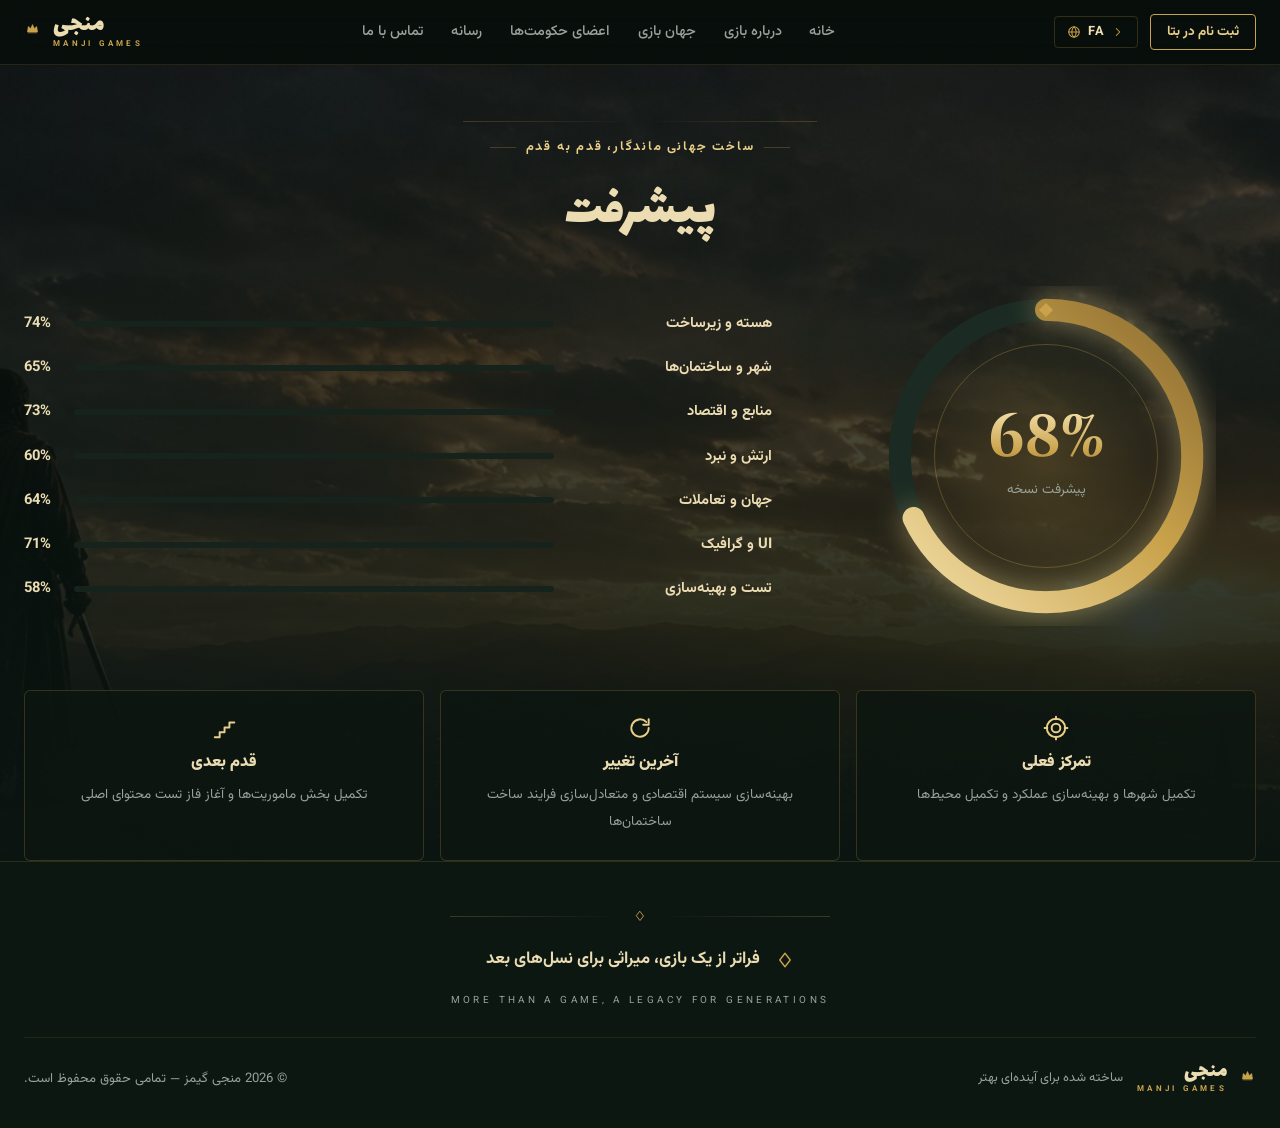
<file: progress.html>
<!doctype html>
<html lang="fa" dir="rtl">
<head>
  <meta charset="utf-8">
  <meta name="viewport" content="width=device-width, initial-scale=1">
  <title>پیشرفت — Monji Games</title>
  <meta name="description" content="پیشرفت ساخت بازی منجی، قدم به قدم؛ درصد پیشرفت هر بخش به‌صورت زنده.">
  <link rel="icon" type="image/svg+xml" href="favicon.svg">
  <link rel="stylesheet" href="assets/css/fonts.css">
  <link rel="stylesheet" href="assets/css/main.css">
</head>
<body data-page="progress" data-title-key="pg.progress">
  <div id="siteHeader"></div>

  <main id="main" class="progress-page">
    <div class="pg-bg" aria-hidden="true"><img src="images/hero-progress.jpg" alt=""></div>

    <div class="container">
      <div class="pg-head">
        <div class="ornament" aria-hidden="true"></div>
        <p class="eyebrow" style="justify-content:center" data-i18n="prog.eyebrow"></p>
        <h1 data-i18n="prog.title"></h1>
      </div>

      <div class="pg-main">
        <!-- ring -->
        <div class="ring-wrap">
          <div class="ring">
            <div class="ring-glow" aria-hidden="true"></div>
            <svg class="ring-svg" viewBox="0 0 200 200" aria-hidden="true">
              <defs>
                <linearGradient id="goldRing" x1="0" y1="0" x2="1" y2="1">
                  <stop offset="0" stop-color="#F2DFA8"></stop>
                  <stop offset="0.55" stop-color="#C9A24B"></stop>
                  <stop offset="1" stop-color="#8A6A30"></stop>
                </linearGradient>
              </defs>
              <circle class="ring-track" cx="100" cy="100" r="86"></circle>
              <circle class="ring-arc" id="progRing" cx="100" cy="100" r="86"></circle>
            </svg>
            <span class="ring-diamond" aria-hidden="true"></span>
            <div class="ring-inner">
              <div class="ring-num" id="progNum" aria-live="polite">0%</div>
              <div class="ring-label" data-i18n="prog.ringLabel"></div>
            </div>
          </div>
        </div>

        <!-- section rows -->
        <div class="rows" id="progRows"></div>
      </div>

      <!-- three status cards -->
      <div class="tri-grid">
        <div class="tri-card reveal">
          <span class="t-icon" data-tpc="target"></span>
          <h3 data-i18n="prog.focusTitle"></h3>
          <p id="progFocus"></p>
        </div>
        <div class="tri-card reveal">
          <span class="t-icon" data-tpc="refresh"></span>
          <h3 data-i18n="prog.lastTitle"></h3>
          <p id="progLast"></p>
        </div>
        <div class="tri-card reveal">
          <span class="t-icon" data-tpc="steps"></span>
          <h3 data-i18n="prog.nextTitle"></h3>
          <p id="progNext"></p>
        </div>
      </div>
    </div>
  </main>

  <div id="siteFooter"></div>
  <div id="modals"></div>

  <script src="assets/js/i18n.js"></script>
  <script src="assets/js/data-fallback.js"></script>
  <script>window.MJ_CONFIG = { apiUrl: '' };</script>
  <script src="assets/js/main.js"></script>
  <script>
    (function () {
      function ready(fn) {
        if (document.readyState === 'loading') document.addEventListener('DOMContentLoaded', fn);
        else fn();
      }
      ready(function () {
        var ICONS = {
          target: '<circle cx="12" cy="12" r="8.5"></circle><circle cx="12" cy="12" r="4"></circle><path d="M12 1.5V4M12 20v2.5M1.5 12H4M20 12h2.5"></path>',
          refresh: '<path d="M20 12a8 8 0 1 1-2.3-5.6M20 4v5h-5"></path>',
          steps: '<path d="M3.5 20.5h4.5v-4.5h4.5V11.5H17V7h4.5"></path>'
        };
        document.querySelectorAll('[data-tpc]').forEach(function (el) {
          el.innerHTML = '<svg viewBox="0 0 24 24" fill="none" stroke="currentColor" stroke-width="1.8" stroke-linecap="round" stroke-linejoin="round" aria-hidden="true">' + ICONS[el.getAttribute('data-tpc')] + '</svg>';
        });
      });
    })();
  </script>
</body>
</html>
</file>
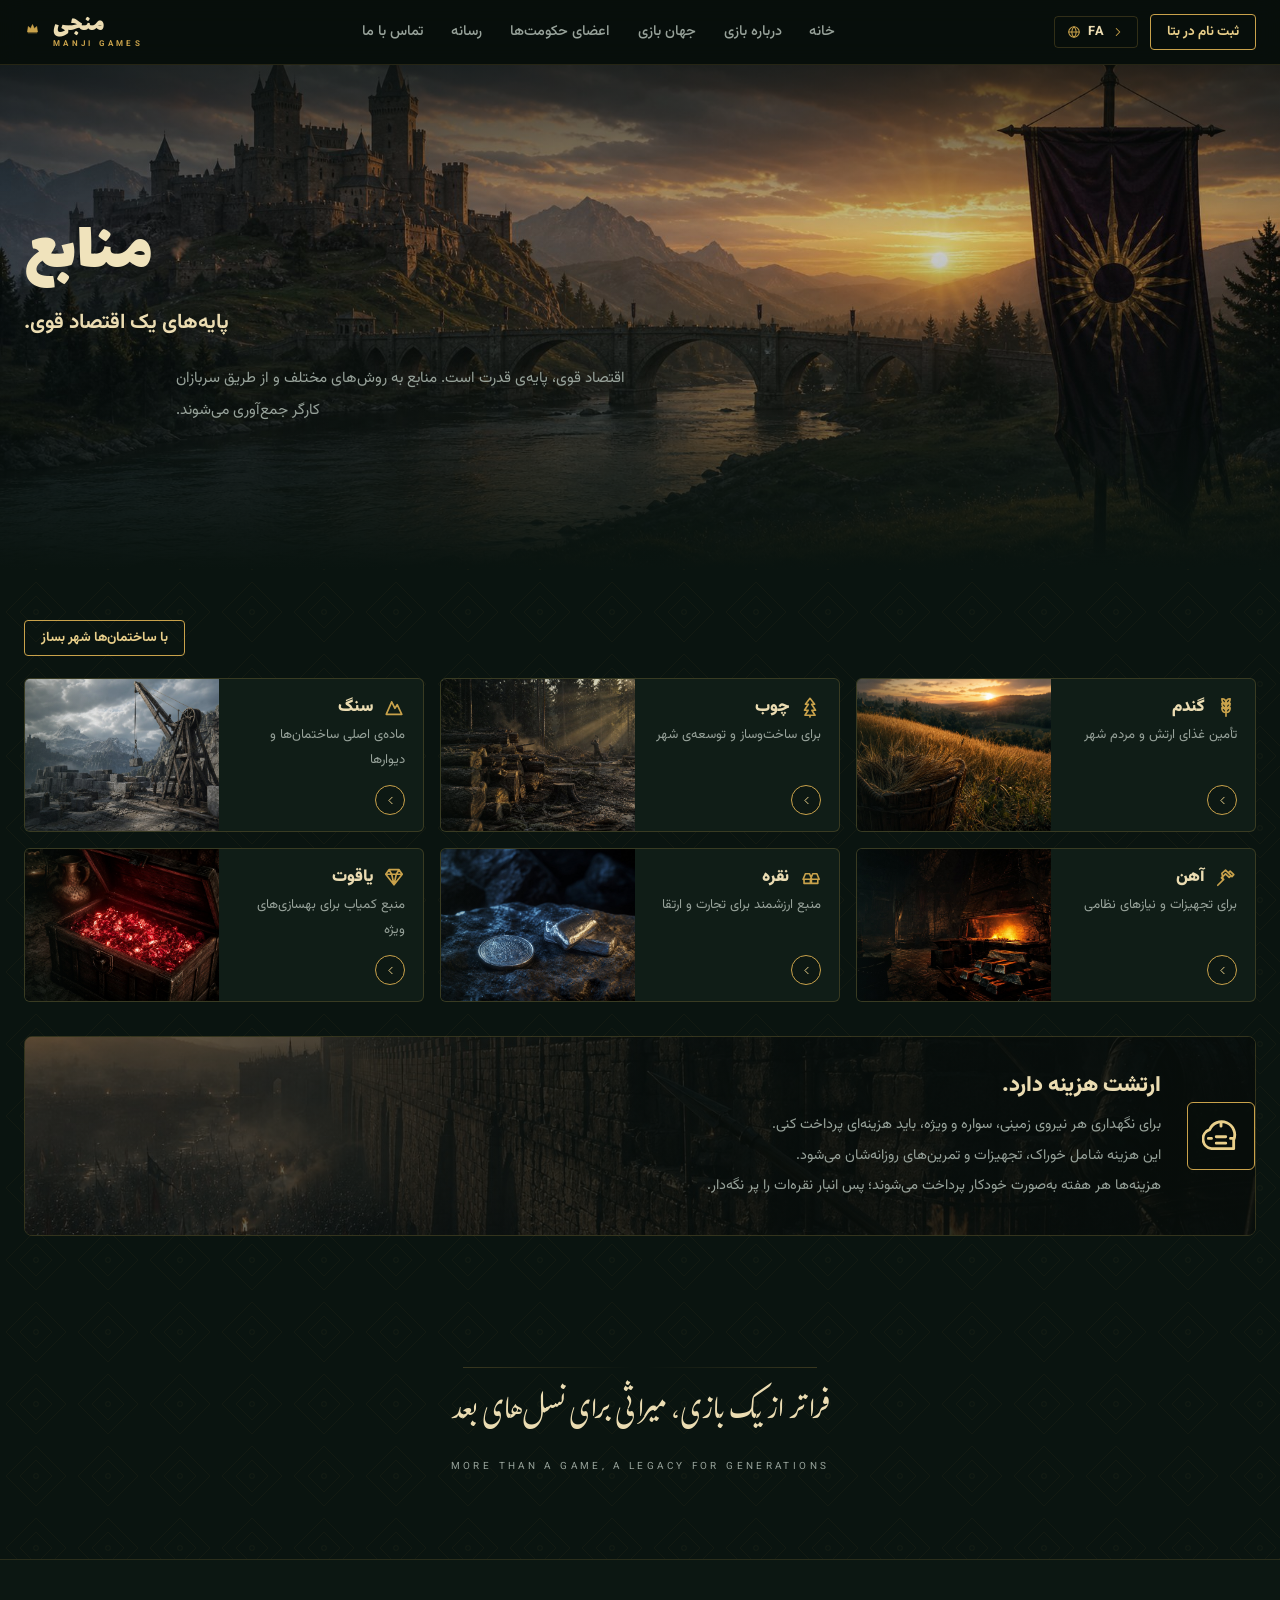
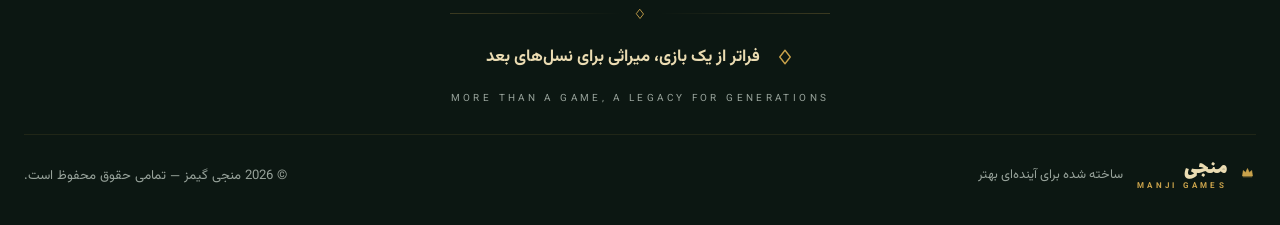
<file: resources.html>
<!doctype html>
<html lang="fa" dir="rtl">
<head>
  <meta charset="utf-8">
  <meta name="viewport" content="width=device-width, initial-scale=1">
  <title>منابع — Monji Games</title>
  <meta name="description" content="منابع منجی: گندم، چوب، سنگ، آهن، نقره و یاقوت — پایه‌های یک اقتصاد قوی.">
  <link rel="icon" type="image/svg+xml" href="favicon.svg">
  <link rel="stylesheet" href="assets/css/fonts.css">
  <link rel="stylesheet" href="assets/css/main.css">
</head>
<body data-page="resources" data-title-key="pg.resources">
  <div id="siteHeader"></div>

  <main id="main">
    <!-- hero -->
    <section class="page-hero">
      <div class="ph-bg"><img src="images/hero-resources.jpg" alt=""></div>
      <div class="container">
        <div class="hero-copy hero-copy--end">
          <h1 class="hero-title" data-i18n="res.heroTitle"></h1>
          <p class="hero-sub" data-i18n="res.heroSub"></p>
          <p class="hero-para" data-i18n="res.heroPara"></p>
        </div>
      </div>
    </section>

    <!-- resource cards -->
    <section class="section-sm">
      <div class="container">
        <div style="margin-bottom:22px;display:flex;justify-content:flex-end">
          <a class="btn btn-gold btn-sm" href="city.html" data-i18n="res.build"></a>
        </div>
        <div class="res-grid" id="resourceGrid"></div>

        <!-- callout -->
        <div class="callout reveal">
          <div class="co-bg"><img src="images/army-defense.jpg" alt="" loading="lazy"></div>
          <div class="co-icon" aria-hidden="true"></div>
          <div class="co-text">
            <h3 data-i18n="res.calloutTitle"></h3>
            <p>
              <span data-i18n="res.callout1"></span><br>
              <span data-i18n="res.callout2"></span><br>
              <span data-i18n="res.callout3"></span>
            </p>
          </div>
        </div>
      </div>
    </section>

    <section class="quote-banner">
      <div class="container">
        <div class="ornament reveal" aria-hidden="true"></div>
        <p class="q-text reveal" data-i18n="quote.text"></p>
        <p class="q-en reveal" data-i18n="quote.en"></p>
      </div>
    </section>
  </main>

  <div id="siteFooter"></div>
  <div id="modals"></div>

  <script src="assets/js/i18n.js"></script>
  <script src="assets/js/data-fallback.js"></script>
  <script>window.MJ_CONFIG = { apiUrl: '' };</script>
  <script src="assets/js/main.js"></script>
</body>
</html>
</file>
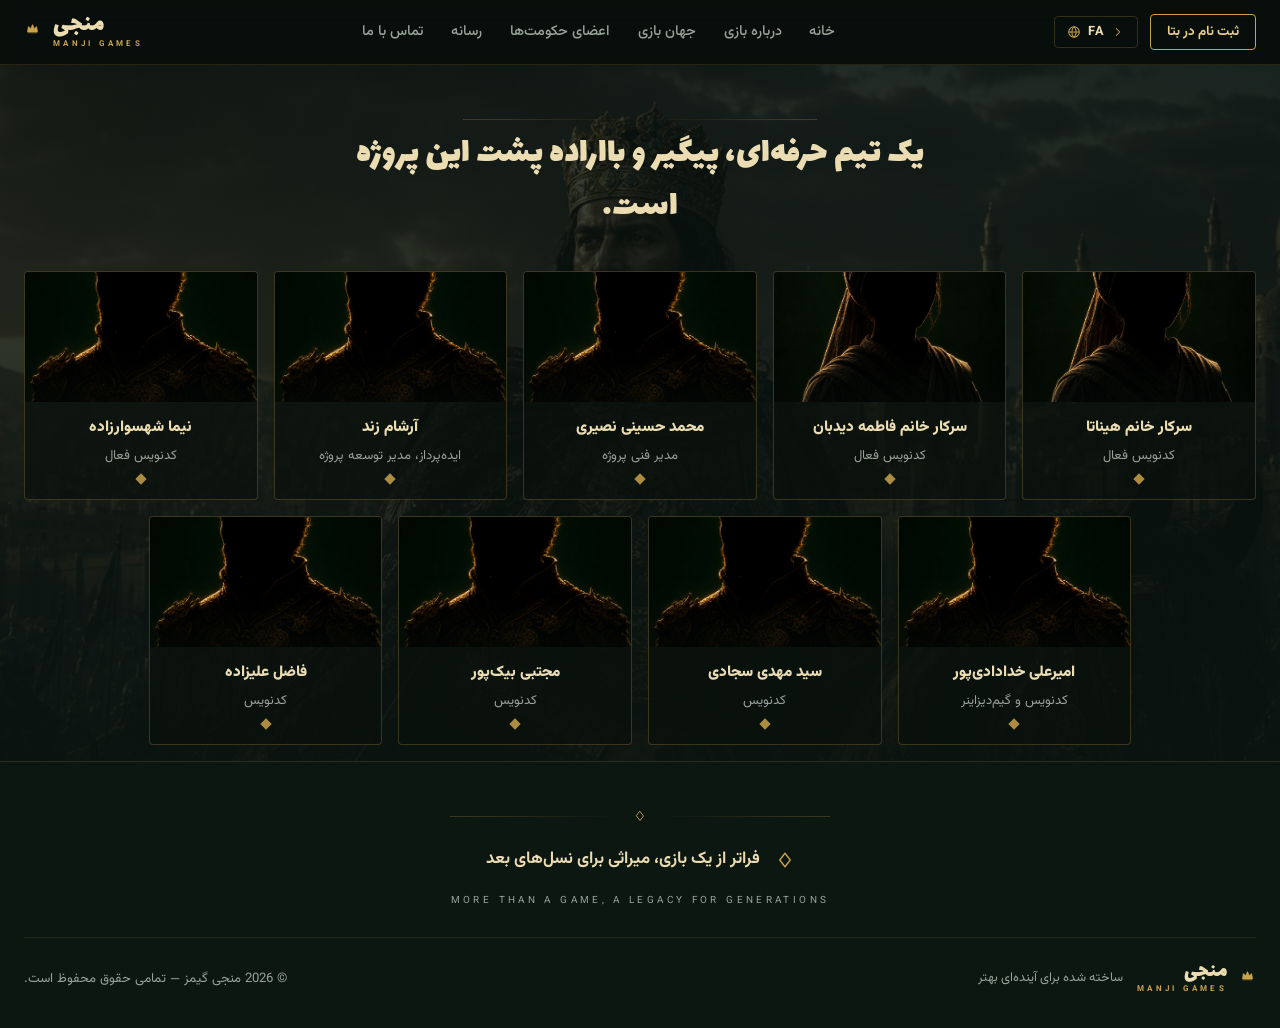
<file: team.html>
<!doctype html>
<html lang="fa" dir="rtl">
<head>
  <meta charset="utf-8">
  <meta name="viewport" content="width=device-width, initial-scale=1">
  <title>اعضای حکومت‌ها — Monji Games</title>
  <meta name="description" content="تیم منجی: یک تیم حرفه‌ای، پیگیر و بااراده پشت این پروژه است.">
  <link rel="icon" type="image/svg+xml" href="favicon.svg">
  <link rel="stylesheet" href="assets/css/fonts.css">
  <link rel="stylesheet" href="assets/css/main.css">
</head>
<body data-page="team" data-title-key="pg.team">
  <div id="siteHeader"></div>

  <main id="main" class="team-page">
    <div class="tm-bg" aria-hidden="true"><img src="images/home-hero.jpg" alt=""></div>

    <div class="container">
      <div class="team-head">
        <div class="ornament" aria-hidden="true"></div>
        <h1 class="team-title" data-i18n="team.title"></h1>
      </div>

      <div class="team-grid" id="teamGrid"></div>
    </div>
  </main>

  <div id="siteFooter"></div>
  <div id="modals"></div>

  <script src="assets/js/i18n.js"></script>
  <script src="assets/js/data-fallback.js"></script>
  <script>window.MJ_CONFIG = { apiUrl: '' };</script>
  <script src="assets/js/main.js"></script>
</body>
</html>
</file>
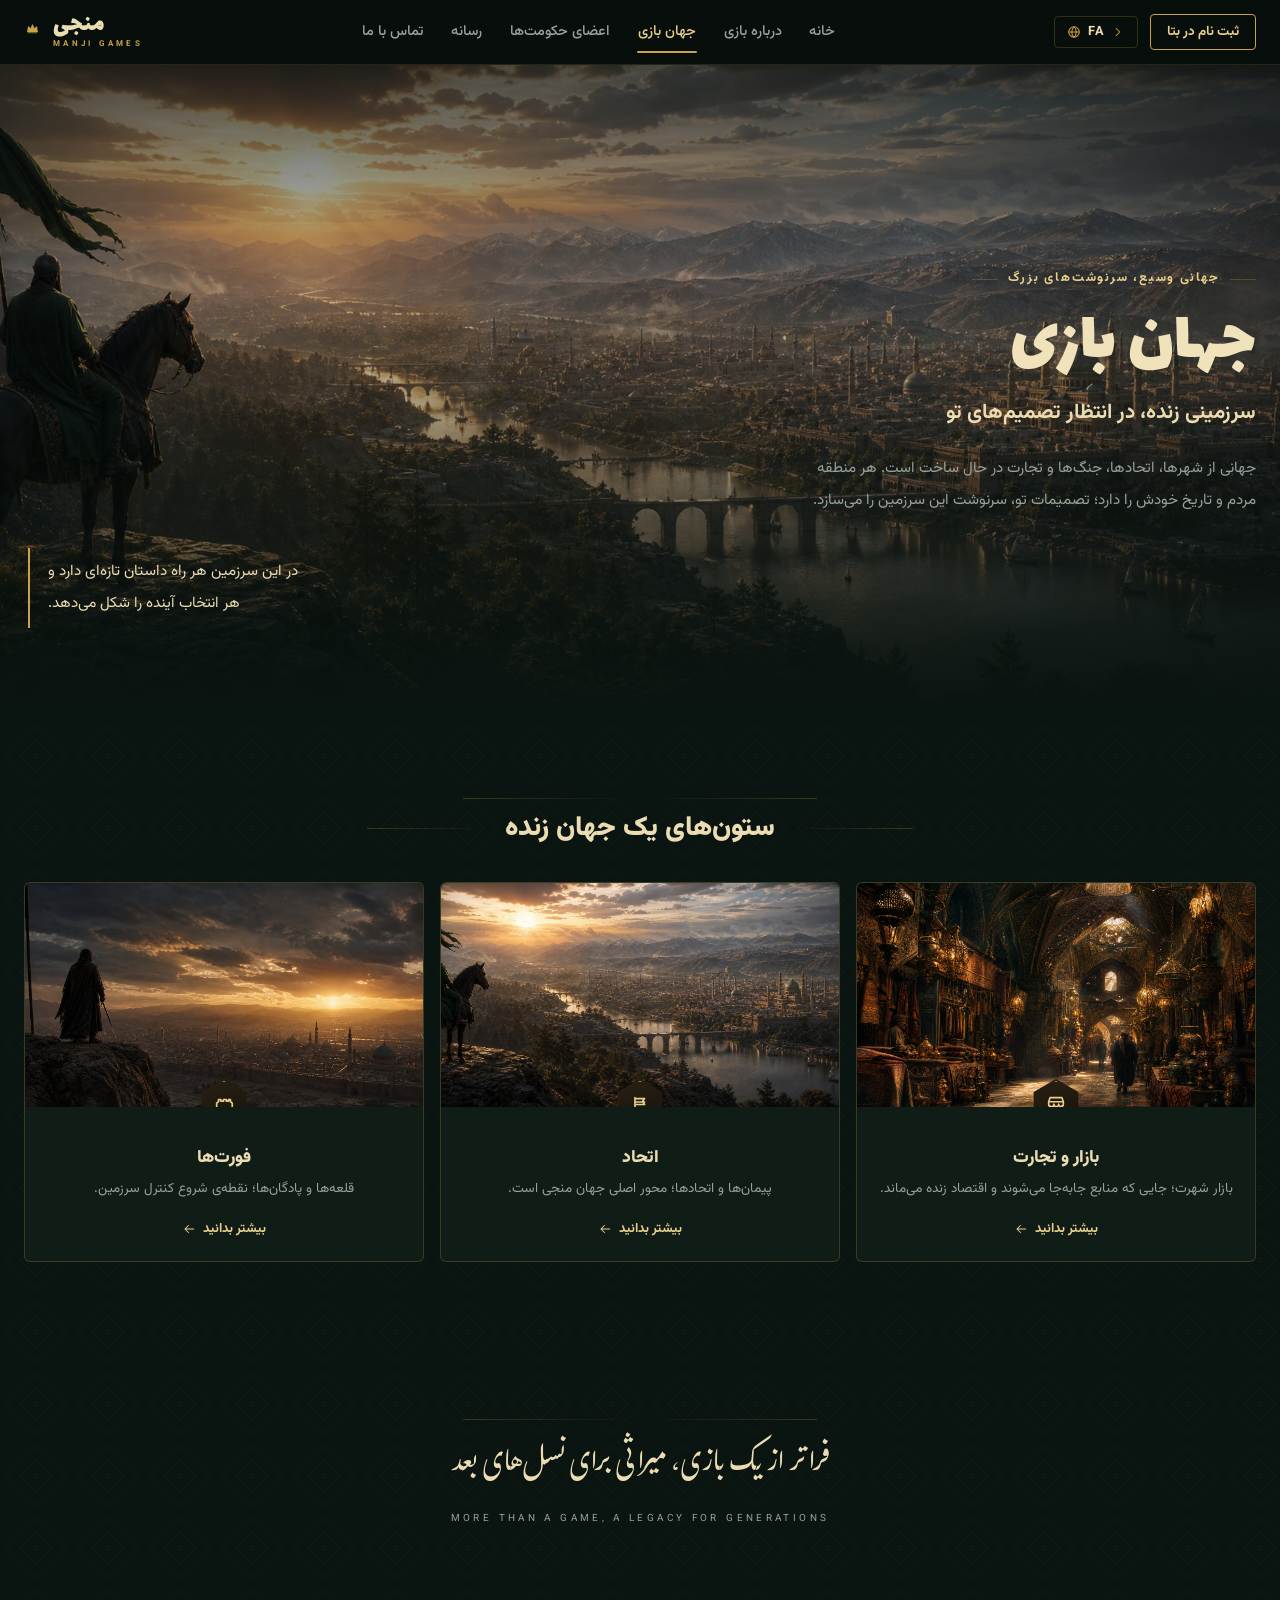
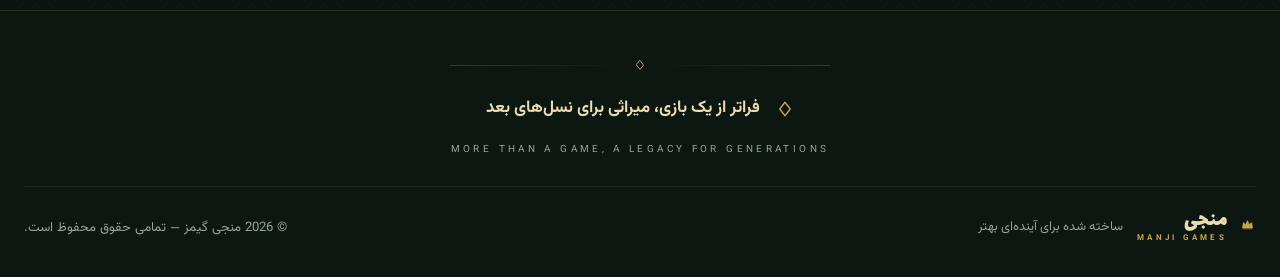
<file: world.html>
<!doctype html>
<html lang="fa" dir="rtl">
<head>
  <meta charset="utf-8">
  <meta name="viewport" content="width=device-width, initial-scale=1">
  <title>جهان بازی — Monji Games</title>
  <meta name="description" content="جهان منجی: سرزمینی زنده از شهرها، اتحادها، جنگ‌ها و تجارت — در انتظار تصمیم‌های تو.">
  <link rel="icon" type="image/svg+xml" href="favicon.svg">
  <link rel="stylesheet" href="assets/css/fonts.css">
  <link rel="stylesheet" href="assets/css/main.css">
</head>
<body data-page="world" data-title-key="pg.world">
  <div id="siteHeader"></div>

  <main id="main">
    <!-- hero -->
    <section class="page-hero page-hero--tall">
      <div class="ph-bg"><img src="images/hero-world.jpg" alt=""></div>
      <div class="container">
        <div class="hero-copy">
          <p class="eyebrow" data-i18n="world.eyebrow"></p>
          <h1 class="hero-title" data-i18n="world.title"></h1>
          <p class="hero-sub" data-i18n="world.sub"></p>
          <p class="hero-para" data-i18n="world.para"></p>
        </div>
      </div>
      <p class="hero-quotebox" data-i18n="world.quote"></p>
    </section>

    <!-- world cards -->
    <section class="section">
      <div class="container">
        <div class="sec-head reveal">
          <div class="ornament" aria-hidden="true"></div>
          <h2 class="sec-title" data-i18n="world.secTitle"></h2>
        </div>
        <div class="world-grid" id="worldCards"></div>
      </div>
    </section>

    <section class="quote-banner">
      <div class="container">
        <div class="ornament reveal" aria-hidden="true"></div>
        <p class="q-text reveal" data-i18n="quote.text"></p>
        <p class="q-en reveal" data-i18n="quote.en"></p>
      </div>
    </section>
  </main>

  <div id="siteFooter"></div>
  <div id="modals"></div>

  <script src="assets/js/i18n.js"></script>
  <script src="assets/js/data-fallback.js"></script>
  <script>window.MJ_CONFIG = { apiUrl: '' };</script>
  <script src="assets/js/main.js"></script>
</body>
</html>
</file>
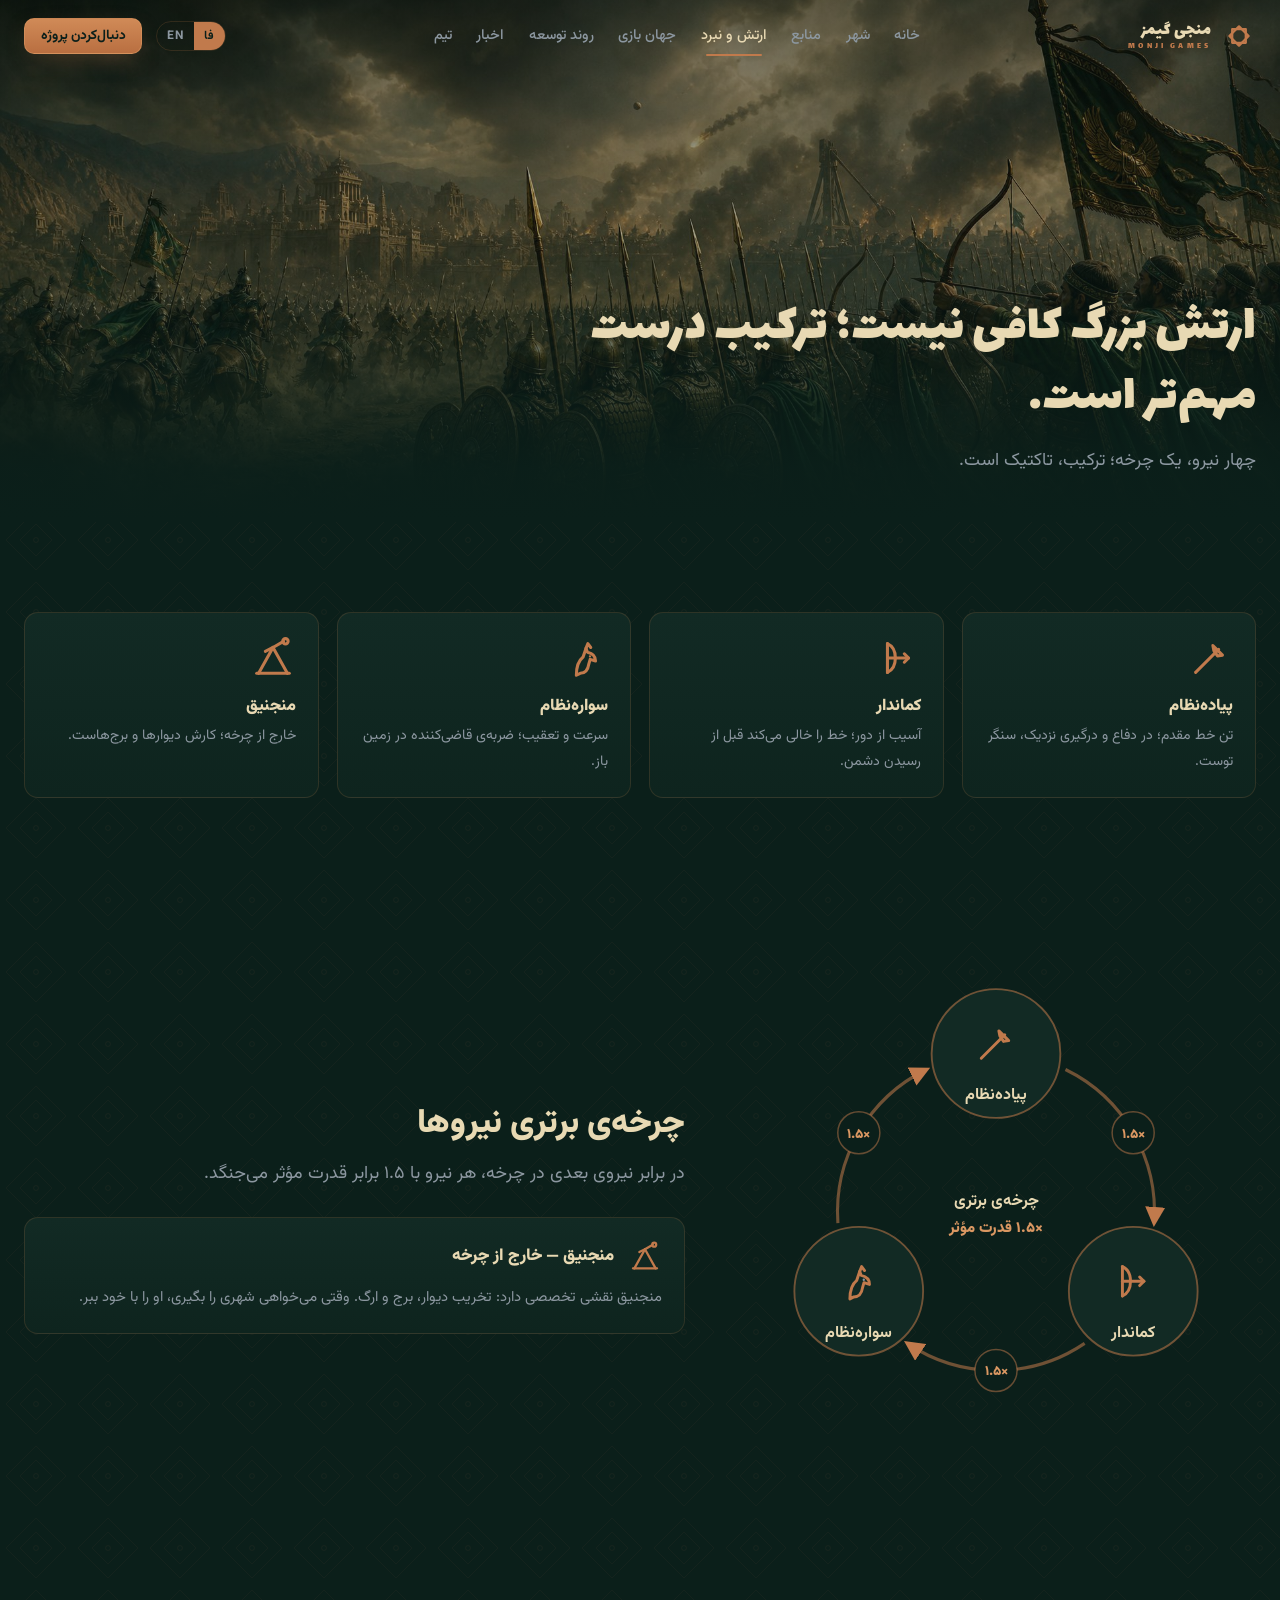
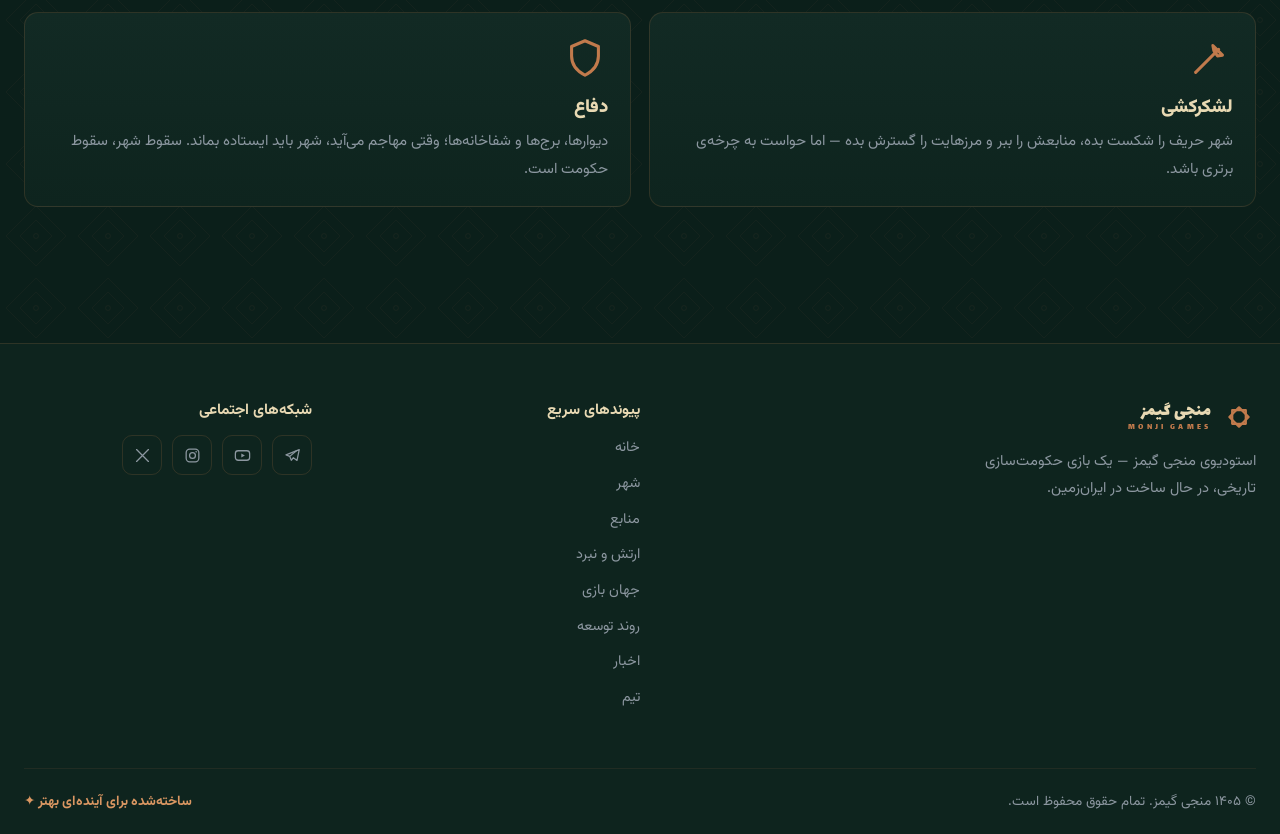
<file: old/army.html>
<!doctype html>
<html lang="fa" dir="rtl">
<head>
  <meta charset="utf-8">
  <meta name="viewport" content="width=device-width, initial-scale=1">
  <title data-i18n="title.army">ارتش و نبرد — منجی گیمز</title>
  <meta name="description" content="چهار نیروی ارتش منجی و چرخه‌ی برتری آن‌ها؛ منجنیق، لشکرکشی و دفاع.">
  <link rel="icon" type="image/svg+xml" href="images/favicon.svg">
  <link rel="stylesheet" href="assets/css/fonts.css">
  <link rel="stylesheet" href="assets/css/main.css">
</head>
<body data-page="army">
  <a class="skip" href="#main">پرش به محتوا</a>
  <header id="siteHeader" class="site-header"></header>

  <main id="main">
    <!-- آرتورک سینمایی میدان نبرد + تیتر (spec §6.4) -->
    <section class="page-hero">
      <div class="ph-bg"><img src="images/battle-hero.jpg" alt="میدان نبرد — پیاده‌نظام، کماندار، سواره‌نظام و منجنیق"></div>
      <div class="container">
        <h1 data-i18n="army.hero.t">ارتش بزرگ کافی نیست؛ ترکیب درست مهم‌تر است.</h1>
        <p class="lead" data-i18n="army.hero.s">چهار نیرو، یک چرخه؛ ترکیب، تاکتیک است.</p>
      </div>
    </section>

    <!-- ۴ کارت نیرو -->
    <section class="section">
      <div class="container">
        <div class="unit-grid">
          <article class="card unit-card reveal">
            <span class="fc-icon"><svg viewBox="0 0 24 24" fill="none" stroke="currentColor" stroke-width="1.6" stroke-linecap="round" stroke-linejoin="round" aria-hidden="true"><path d="M4.5 19.5l12-12"/><path d="M13.5 5.5l5 5-2.6.4L14 8.1z"/></svg></span>
            <h3 data-i18n="army.u1.t">پیاده‌نظام</h3>
            <p data-i18n="army.u1.l">تن خط مقدم؛ در دفاع و درگیری نزدیک، سنگر توست.</p>
          </article>
          <article class="card unit-card reveal">
            <span class="fc-icon"><svg viewBox="0 0 24 24" fill="none" stroke="currentColor" stroke-width="1.6" stroke-linecap="round" stroke-linejoin="round" aria-hidden="true"><path d="M6.5 4.5c5.5 2.5 5.5 12.5 0 15"/><path d="M6.5 4.5v15"/><path d="M6.5 12h11"/><path d="M17.5 12l-2.2-2.2M17.5 12l-2.2 2.2"/></svg></span>
            <h3 data-i18n="army.u2.t">کماندار</h3>
            <p data-i18n="army.u2.l">آسیب از دور؛ خط را خالی می‌کند قبل از رسیدن دشمن.</p>
          </article>
          <article class="card unit-card reveal">
            <span class="fc-icon"><svg viewBox="0 0 24 24" fill="none" stroke="currentColor" stroke-width="1.6" stroke-linecap="round" stroke-linejoin="round" aria-hidden="true"><path d="M7.5 21c0-4.5 1-7.5 3.5-9.5L12.5 7l.8 2c2.8.6 4.2 2.4 4.2 4.6l-2.8-.9-.7 2.4c-.5 3.3-2.3 4.9-4.5 4.9z"/><circle cx="14.6" cy="11.2" r=".6" fill="currentColor" stroke="none"/><path d="M12.5 7l1-2.5 1.5 2"/></svg></span>
            <h3 data-i18n="army.u3.t">سواره‌نظام</h3>
            <p data-i18n="army.u3.l">سرعت و تعقیب؛ ضربه‌ی قاضی‌کننده در زمین باز.</p>
          </article>
          <article class="card unit-card reveal">
            <span class="fc-icon"><svg viewBox="0 0 24 24" fill="none" stroke="currentColor" stroke-width="1.6" stroke-linecap="round" stroke-linejoin="round" aria-hidden="true"><path d="M4.5 20L12 6.5l7.5 13.5"/><path d="M3.5 20h17"/><path d="M12 6.5l5.5-3.2"/><circle cx="18.5" cy="3.3" r="1.4"/><path d="M12 6.5l-4 2"/></svg></span>
            <h3 data-i18n="army.u4.t">منجنیق</h3>
            <p data-i18n="army.u4.l">خارج از چرخه؛ کارش دیوارها و برج‌هاست.</p>
          </article>
        </div>
      </div>
    </section>

    <!-- چرخه برتری نیروها (SVG مقیاس‌پذیر با Viewbox نسبی) + منجنیق جدا -->
    <section class="section-sm">
      <div class="container">
        <div class="cycle-wrap reveal">
          <div id="cycleSvg" aria-label="چرخه‌ی برتری نیروها"></div>
          <div class="cycle-aside">
            <h2 class="h-section" data-i18n="army.cycle.h">چرخه‌ی برتری نیروها</h2>
            <p class="lead" data-i18n="army.cycle.note">در برابر نیروی بعدی در چرخه، هر نیرو با ۱.۵ برابر قدرت مؤثر می‌جنگد.</p>
            <div class="card treb-note">
              <div class="treb-head">
                <span class="fc-icon sm"><svg viewBox="0 0 24 24" fill="none" stroke="currentColor" stroke-width="1.6" stroke-linecap="round" stroke-linejoin="round" aria-hidden="true"><path d="M4.5 20L12 6.5l7.5 13.5"/><path d="M3.5 20h17"/><path d="M12 6.5l5.5-3.2"/><circle cx="18.5" cy="3.3" r="1.4"/><path d="M12 6.5l-4 2"/></svg></span>
                <h3 data-i18n="army.treb.h">منجنیق — خارج از چرخه</h3>
              </div>
              <p data-i18n="army.treb.p">منجنیق نقشی تخصصی دارد: تخریب دیوار، برج و ارگ. وقتی می‌خواهی شهری را بگیری، او را با خود ببر.</p>
            </div>
          </div>
        </div>
      </div>
    </section>

    <!-- دو کارت پایانی: لشکرکشی / دفاع -->
    <section class="section-sm">
      <div class="container">
        <div class="camp-grid">
          <article class="card camp-card reveal">
            <span class="fc-icon"><svg viewBox="0 0 24 24" fill="none" stroke="currentColor" stroke-width="1.6" stroke-linecap="round" stroke-linejoin="round" aria-hidden="true"><path d="M4.5 19.5l12-12"/><path d="M13.5 5.5l5 5-2.6.4L14 8.1z"/></svg></span>
            <h3 data-i18n="army.camp.h">لشکرکشی</h3>
            <p data-i18n="army.camp.p">شهر حریف را شکست بده، منابعش را ببر و مرزهایت را گسترش بده — اما حواست به چرخه‌ی برتری باشد.</p>
          </article>
          <article class="card camp-card reveal">
            <span class="fc-icon"><svg viewBox="0 0 24 24" fill="none" stroke="currentColor" stroke-width="1.6" stroke-linecap="round" stroke-linejoin="round" aria-hidden="true"><path d="M12 3l7 3v5c0 5-3 8-7 10-4-2-7-5-7-10V6z"/></svg></span>
            <h3 data-i18n="army.def.h">دفاع</h3>
            <p data-i18n="army.def.p">دیوارها، برج‌ها و شفاخانه‌ها؛ وقتی مهاجم می‌آید، شهر باید ایستاده بماند. سقوط شهر، سقوط حکومت است.</p>
          </article>
        </div>
      </div>
    </section>
  </main>

  <footer id="siteFooter" class="site-footer"></footer>
  <div id="modals"></div>

  <script>window.MJ_CONFIG = window.MJ_CONFIG || {};</script>
  <script src="assets/js/i18n.js"></script>
  <script src="assets/js/data-fallback.js"></script>
  <script src="assets/js/main.js"></script>
</body>
</html>
</file>
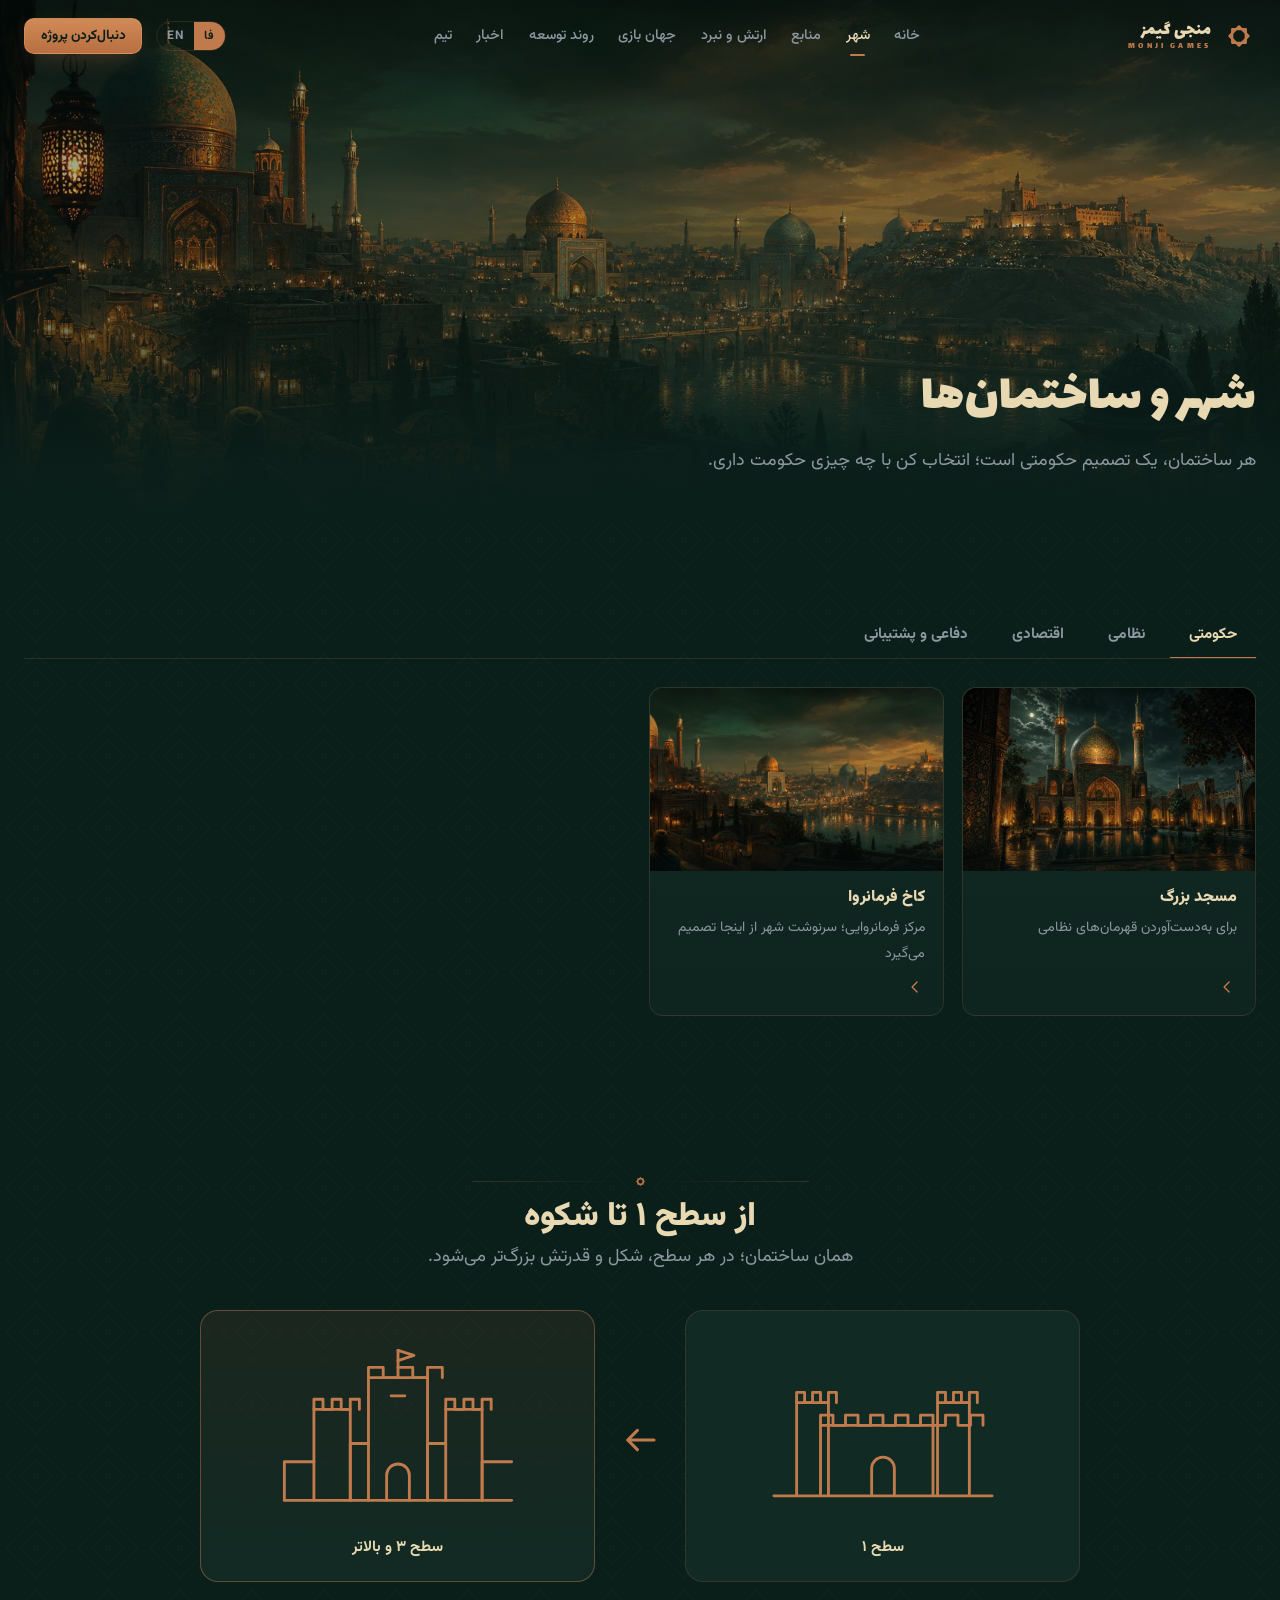
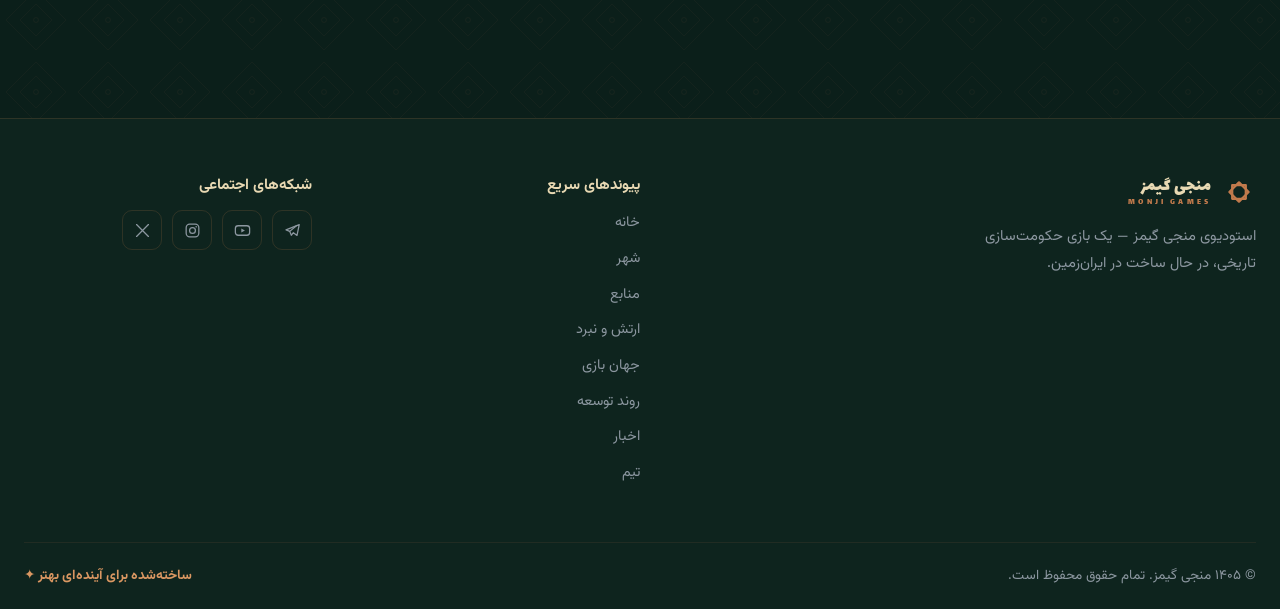
<file: old/city.html>
<!doctype html>
<html lang="fa" dir="rtl">
<head>
  <meta charset="utf-8">
  <meta name="viewport" content="width=device-width, initial-scale=1">
  <title data-i18n="title.city">شهر و ساختمان‌ها — منجی گیمز</title>
  <meta name="description" content="ساختمان‌های شهر منجی در چهار دسته: حکومتی، نظامی، اقتصادی، دفاعی و پشتیبانی.">
  <link rel="icon" type="image/svg+xml" href="images/favicon.svg">
  <link rel="stylesheet" href="assets/css/fonts.css">
  <link rel="stylesheet" href="assets/css/main.css">
</head>
<body data-page="city">
  <a class="skip" href="#main">پرش به محتوا</a>
  <header id="siteHeader" class="site-header"></header>

  <main id="main">
    <!-- تصویر بزرگ شهر بالای صفحه (spec §6.2) -->
    <section class="page-hero">
      <div class="ph-bg"><img src="images/city-banner.jpg" alt="نمای پانورامایی از شهر تاریخی منجی"></div>
      <div class="container">
        <h1 data-i18n="city.hero.t">شهر و ساختمان‌ها</h1>
        <p class="lead" data-i18n="city.hero.s">هر ساختمان، یک تصمیم حکومتی است؛ انتخاب کن با چه چیزی حکومت داری.</p>
      </div>
    </section>

    <!-- ۴ تب دسته‌بندی + کارت ساختمان‌ها (فقط دسته‌ی انتخابی) -->
    <section class="section">
      <div class="container">
        <div class="tabs" id="cityTabs" role="tablist" aria-label="دسته‌بندی ساختمان‌ها">
          <button type="button" class="tab" role="tab" data-tab="government" aria-selected="true" data-i18n="city.tab.g">حکومتی</button>
          <button type="button" class="tab" role="tab" data-tab="military" aria-selected="false" data-i18n="city.tab.m">نظامی</button>
          <button type="button" class="tab" role="tab" data-tab="economy" aria-selected="false" data-i18n="city.tab.e">اقتصادی</button>
          <button type="button" class="tab" role="tab" data-tab="defense" aria-selected="false" data-i18n="city.tab.d">دفاعی و پشتیبانی</button>
        </div>
        <div class="items-grid" id="buildingsGrid"></div>
      </div>
    </section>

    <!-- مقایسه تصویری سطح ۱ → سطح بالاتر (نه متن زیاد) -->
    <section class="section-sm">
      <div class="container level-compare">
        <div class="ornament"><svg viewBox="0 0 24 24" fill="none" stroke="currentColor" stroke-width="2" aria-hidden="true"><rect x="7.2" y="7.2" width="9.6" height="9.6"/><rect x="7.2" y="7.2" width="9.6" height="9.6" transform="rotate(45 12 12)"/></svg></div>
        <h2 class="h-section" data-i18n="city.level.h">از سطح ۱ تا شکوه</h2>
        <p class="lead center" data-i18n="city.level.s">همان ساختمان؛ در هر سطح، شکل و قدرتش بزرگ‌تر می‌شود.</p>
        <div class="level-grid reveal">
          <figure class="level-card">
            <span class="lv-art">
              <svg viewBox="0 0 220 150" fill="none" stroke="currentColor" stroke-width="2.5" stroke-linecap="round" stroke-linejoin="round" aria-hidden="true">
                <path d="M14 138h192"/>
                <path d="M55 138V76h99v62"/>
                <path d="M55 76v-9h11v9h11v-9h11v9h11v-9h11v9h11v-9h11v9h11v-9h11v9h11v-9h11v9h11v-9h11v9"/>
                <path d="M34 138V56h28v82"/>
                <path d="M34 56v-9h7v9h7v-9h7v9h7v-9h7v9"/>
                <path d="M158 138V56h28v82"/>
                <path d="M158 56v-9h7v9h7v-9h7v9h7v-9h7v9"/>
                <path d="M100 138v-24a10 10 0 0 1 20 0v24"/>
              </svg>
            </span>
            <figcaption data-i18n="city.level.l1">سطح ۱</figcaption>
          </figure>
          <span class="level-arrow" aria-hidden="true">
            <svg viewBox="0 0 24 24" fill="none" stroke="currentColor" stroke-width="1.8" stroke-linecap="round" stroke-linejoin="round"><path d="M4 12h15M13.5 6.5L19 12l-5.5 5.5"/></svg>
          </span>
          <figure class="level-card lv-up">
            <span class="lv-art">
              <svg viewBox="0 0 220 150" fill="none" stroke="currentColor" stroke-width="2.5" stroke-linecap="round" stroke-linejoin="round" aria-hidden="true">
                <path d="M10 142h200"/>
                <path d="M84 142V34h52v108"/>
                <path d="M84 34v-9h13v9h13v-9h13v9h13v-9h13v9"/>
                <path d="M110 25V10"/>
                <path d="M110 10l14 4.5L110 19"/>
                <path d="M36 142V62h32v80"/>
                <path d="M36 62v-9h8v9h8v-9h8v9h8v-9h8v9"/>
                <path d="M152 142V62h32v80"/>
                <path d="M152 62v-9h8v9h8v-9h8v9h8v-9h8v9"/>
                <path d="M68 142V92h16M136 142V92h16"/>
                <path d="M10 142v-34h26M184 142v-34h26"/>
                <path d="M100 142v-22a10 10 0 0 1 20 0v22"/>
                <path d="M104 50h12"/>
              </svg>
            </span>
            <figcaption data-i18n="city.level.l3">سطح ۳ و بالاتر</figcaption>
          </figure>
        </div>
      </div>
    </section>
  </main>

  <footer id="siteFooter" class="site-footer"></footer>
  <div id="modals"></div>

  <script>window.MJ_CONFIG = window.MJ_CONFIG || {};</script>
  <script src="assets/js/i18n.js"></script>
  <script src="assets/js/data-fallback.js"></script>
  <script src="assets/js/main.js"></script>
</body>
</html>
</file>
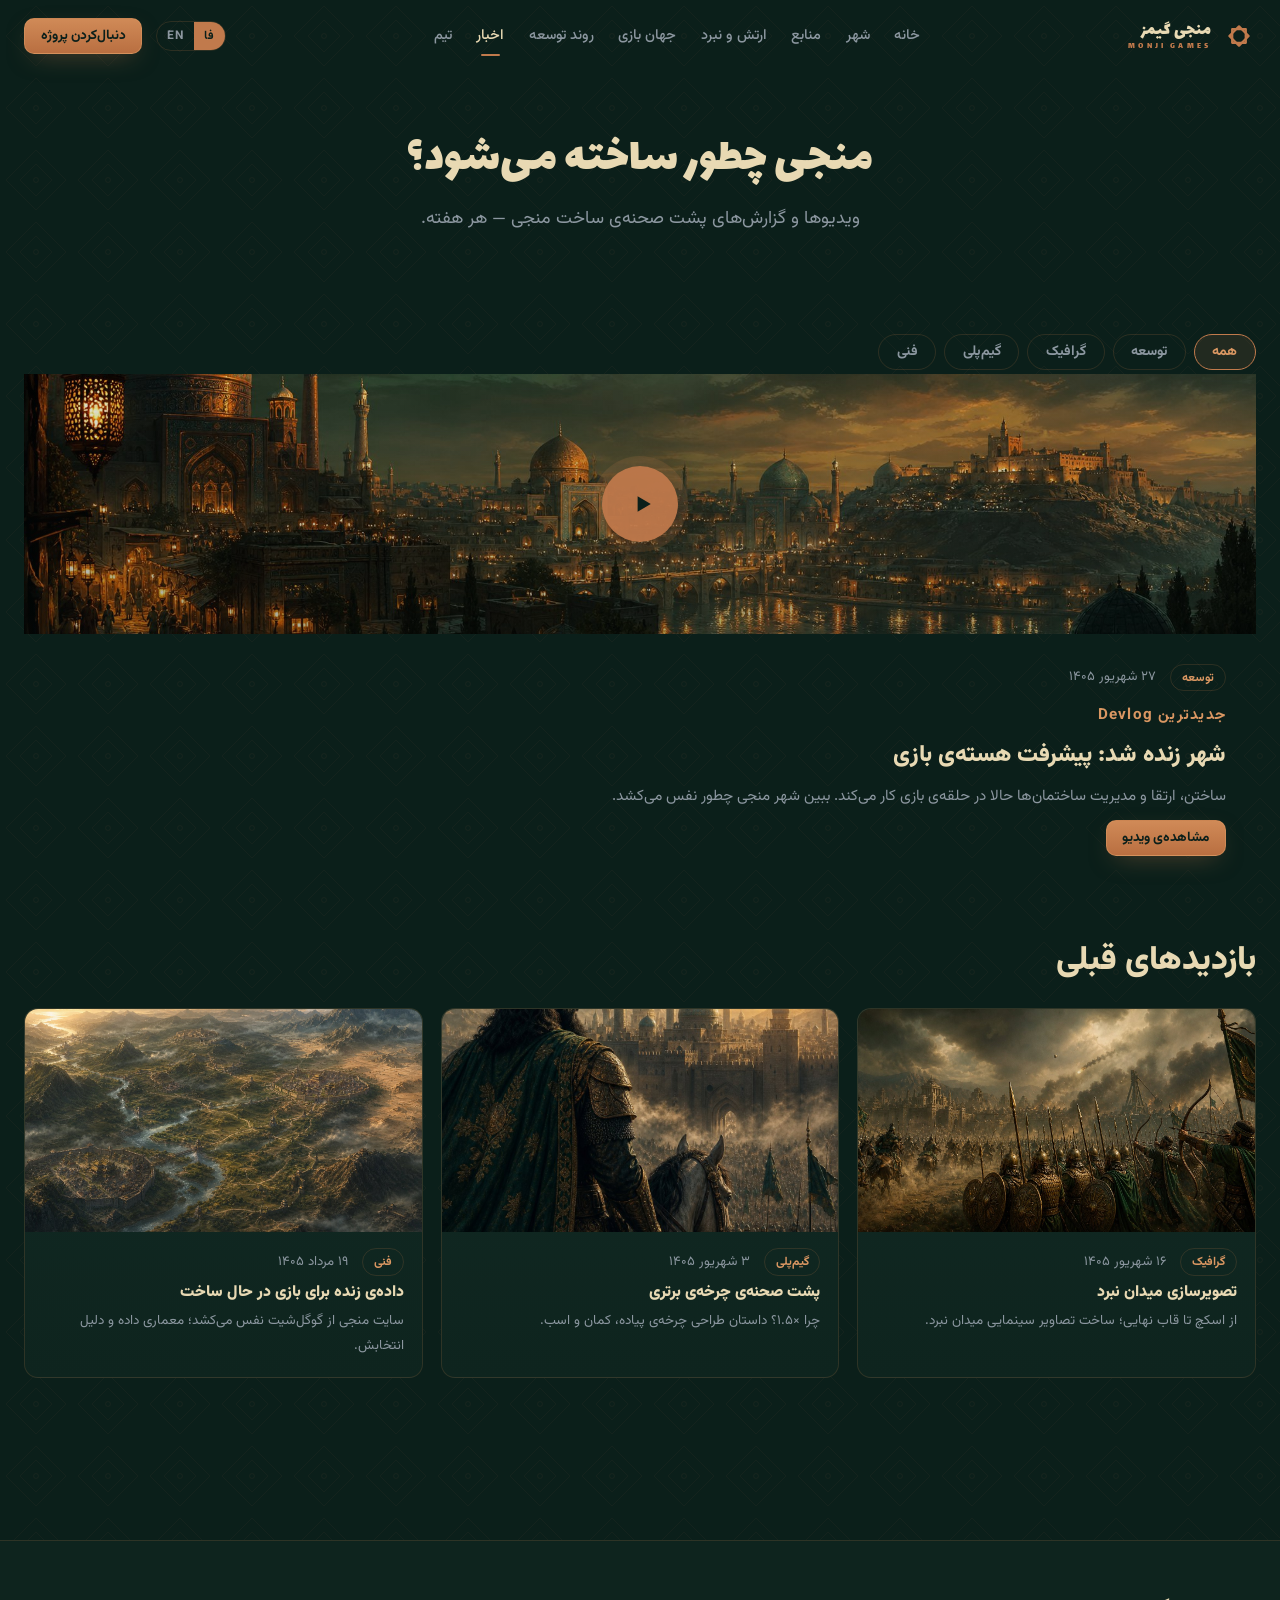
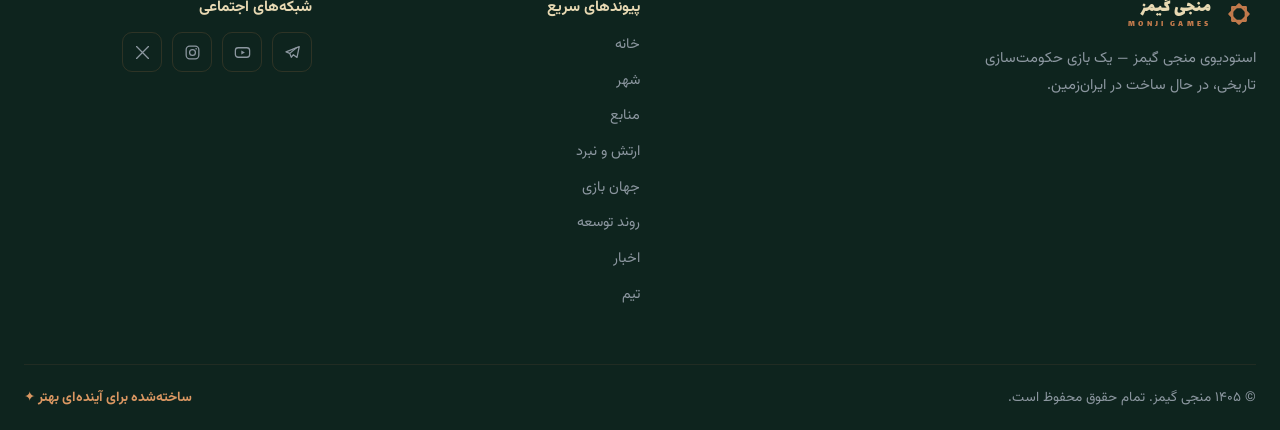
<file: old/news.html>
<!doctype html>
<html lang="fa" dir="rtl">
<head>
  <meta charset="utf-8">
  <meta name="viewport" content="width=device-width, initial-scale=1">
  <title data-i18n="title.news">اخبار و Devlog — منجی گیمز</title>
  <meta name="description" content="منجی چطور ساخته می‌شود؟ ویدیوها و گزارش‌های پشت صحنه‌ی ساخت بازی.">
  <link rel="icon" type="image/svg+xml" href="images/favicon.svg">
  <link rel="stylesheet" href="assets/css/fonts.css">
  <link rel="stylesheet" href="assets/css/main.css">
</head>
<body data-page="news">
  <a class="skip" href="#main">پرش به محتوا</a>
  <header id="siteHeader" class="site-header"></header>

  <main id="main">
    <section class="page-head">
      <div class="container">
        <h1 data-i18n="news.hero.t">منجی چطور ساخته می‌شود؟</h1>
        <p class="lead" data-i18n="news.hero.s">ویدیوها و گزارش‌های پشت صحنه‌ی ساخت منجی — هر هفته.</p>
      </div>
    </section>

    <section class="section">
      <div class="container">
        <!-- فیلتر ساده (اسکرول افقی در موبایل) -->
        <div class="pills" id="newsFilters" role="group" aria-label="فیلتر Devlog">
          <button type="button" class="pill active" data-cat="all" data-i18n="news.f.all">همه</button>
          <button type="button" class="pill" data-cat="dev" data-i18n="news.f.dev">توسعه</button>
          <button type="button" class="pill" data-cat="graphics" data-i18n="news.f.graphics">گرافیک</button>
          <button type="button" class="pill" data-cat="gameplay" data-i18n="news.f.gameplay">گیم‌پلی</button>
          <button type="button" class="pill" data-cat="tech" data-i18n="news.f.tech">فنی</button>
        </div>

        <!-- جدیدترین Devlog: Thumbnail بزرگ + Play -->
        <div id="featuredSlot"></div>

        <!-- Devlogهای قبلی -->
        <h2 class="h-section news-prev-title" data-i18n="news.prev">بازدیدهای قبلی</h2>
        <div class="devlog-grid" id="devlogGrid"></div>
      </div>
    </section>
  </main>

  <footer id="siteFooter" class="site-footer"></footer>
  <div id="modals"></div>

  <script>window.MJ_CONFIG = window.MJ_CONFIG || {};</script>
  <script src="assets/js/i18n.js"></script>
  <script src="assets/js/data-fallback.js"></script>
  <script src="assets/js/main.js"></script>
</body>
</html>
</file>
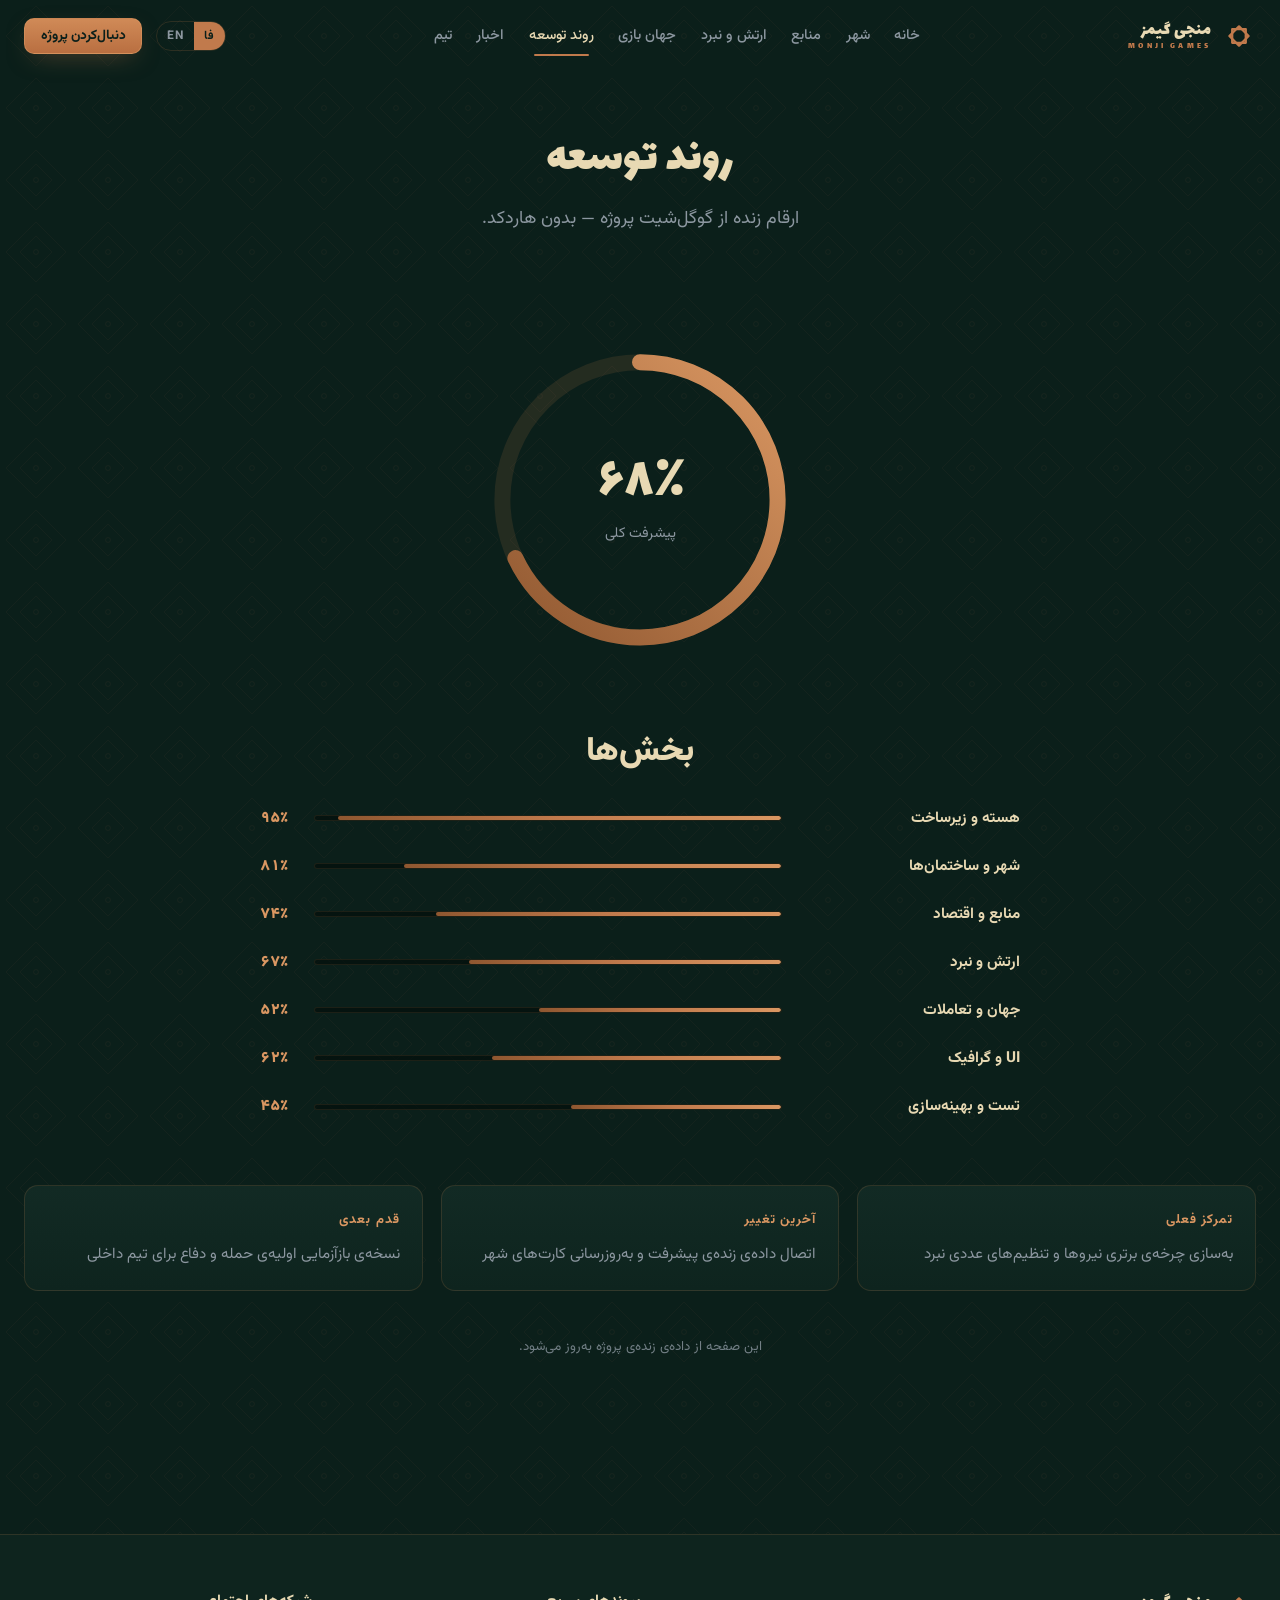
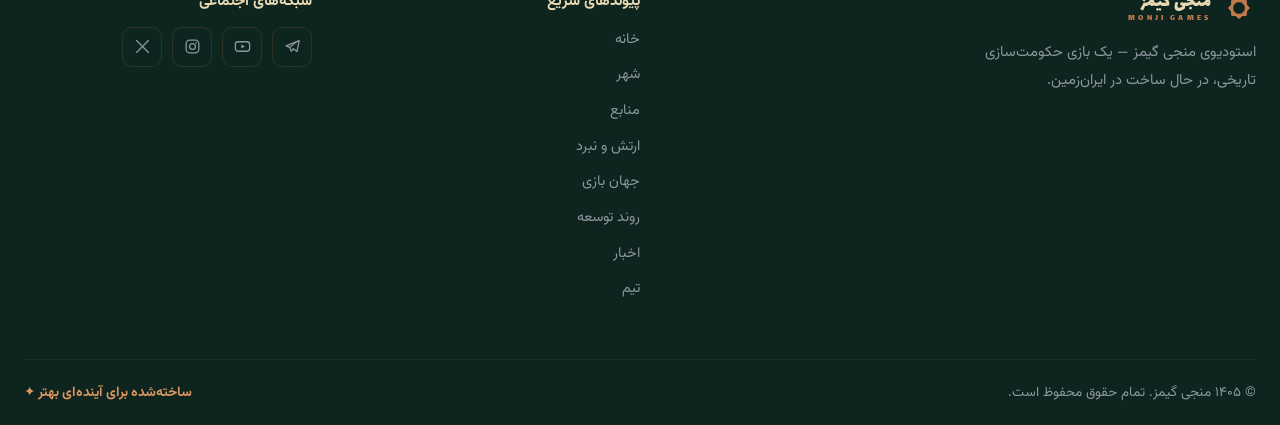
<file: old/progress.html>
<!doctype html>
<html lang="fa" dir="rtl">
<head>
  <meta charset="utf-8">
  <meta name="viewport" content="width=device-width, initial-scale=1">
  <title data-i18n="title.progress">روند توسعه — منجی گیمز</title>
  <meta name="description" content="پیشرفت زنده‌ی پروژه‌ی منجی — عدد و درصد‌ها مستقیم از گوگل‌شیت پروژه خوانده می‌شوند.">
  <link rel="icon" type="image/svg+xml" href="images/favicon.svg">
  <link rel="stylesheet" href="assets/css/fonts.css">
  <link rel="stylesheet" href="assets/css/main.css">
</head>
<body data-page="progress">
  <a class="skip" href="#main">پرش به محتوا</a>
  <header id="siteHeader" class="site-header"></header>

  <main id="main">
    <section class="page-head">
      <div class="container">
        <h1 data-i18n="prog.hero.t">روند توسعه</h1>
        <p class="lead" data-i18n="prog.hero.s">ارقام زنده از گوگل‌شیت پروژه — بدون هاردکد.</p>
      </div>
    </section>

    <!-- صفحه‌ای خیلی خلوت: یک حلقه، ۷ ردیف، ۳ کارت (spec §6.6) -->
    <section class="section">
      <div class="container">
        <div class="ring-wrap reveal">
          <div class="ring" id="ring">
            <svg viewBox="0 0 200 200" aria-hidden="true">
              <defs>
                <linearGradient id="ringGrad" x1="0" y1="0" x2="1" y2="1">
                  <stop offset="0" stop-color="#8F5730"></stop>
                  <stop offset="1" stop-color="#DA9762"></stop>
                </linearGradient>
              </defs>
              <circle class="ring-bg" cx="100" cy="100" r="86"></circle>
              <circle class="ring-fg" id="ringFg" cx="100" cy="100" r="86"></circle>
            </svg>
            <div class="ring-center">
              <span class="ring-num" id="ringNum">۰٪</span>
              <span class="ring-label" data-i18n="prog.ring">پیشرفت کلی</span>
            </div>
          </div>
        </div>

        <h2 class="h-section rows-title" data-i18n="prog.sections">بخش‌ها</h2>
        <div class="rows reveal" id="progressRows"></div>

        <div class="tri-grid">
          <article class="card tri-card reveal">
            <span class="t-label" data-i18n="prog.focus">تمرکز فعلی</span>
            <p id="cardFocus">—</p>
          </article>
          <article class="card tri-card reveal">
            <span class="t-label" data-i18n="prog.last">آخرین تغییر</span>
            <p id="cardLast">—</p>
          </article>
          <article class="card tri-card reveal">
            <span class="t-label" data-i18n="prog.next">قدم بعدی</span>
            <p id="cardNext">—</p>
          </article>
        </div>

        <p class="prog-note" data-i18n="prog.updated">این صفحه از داده‌ی زنده‌ی پروژه به‌روز می‌شود.</p>
      </div>
    </section>
  </main>

  <footer id="siteFooter" class="site-footer"></footer>
  <div id="modals"></div>

  <script>window.MJ_CONFIG = window.MJ_CONFIG || {};</script>
  <script src="assets/js/i18n.js"></script>
  <script src="assets/js/data-fallback.js"></script>
  <script src="assets/js/main.js"></script>
</body>
</html>
</file>
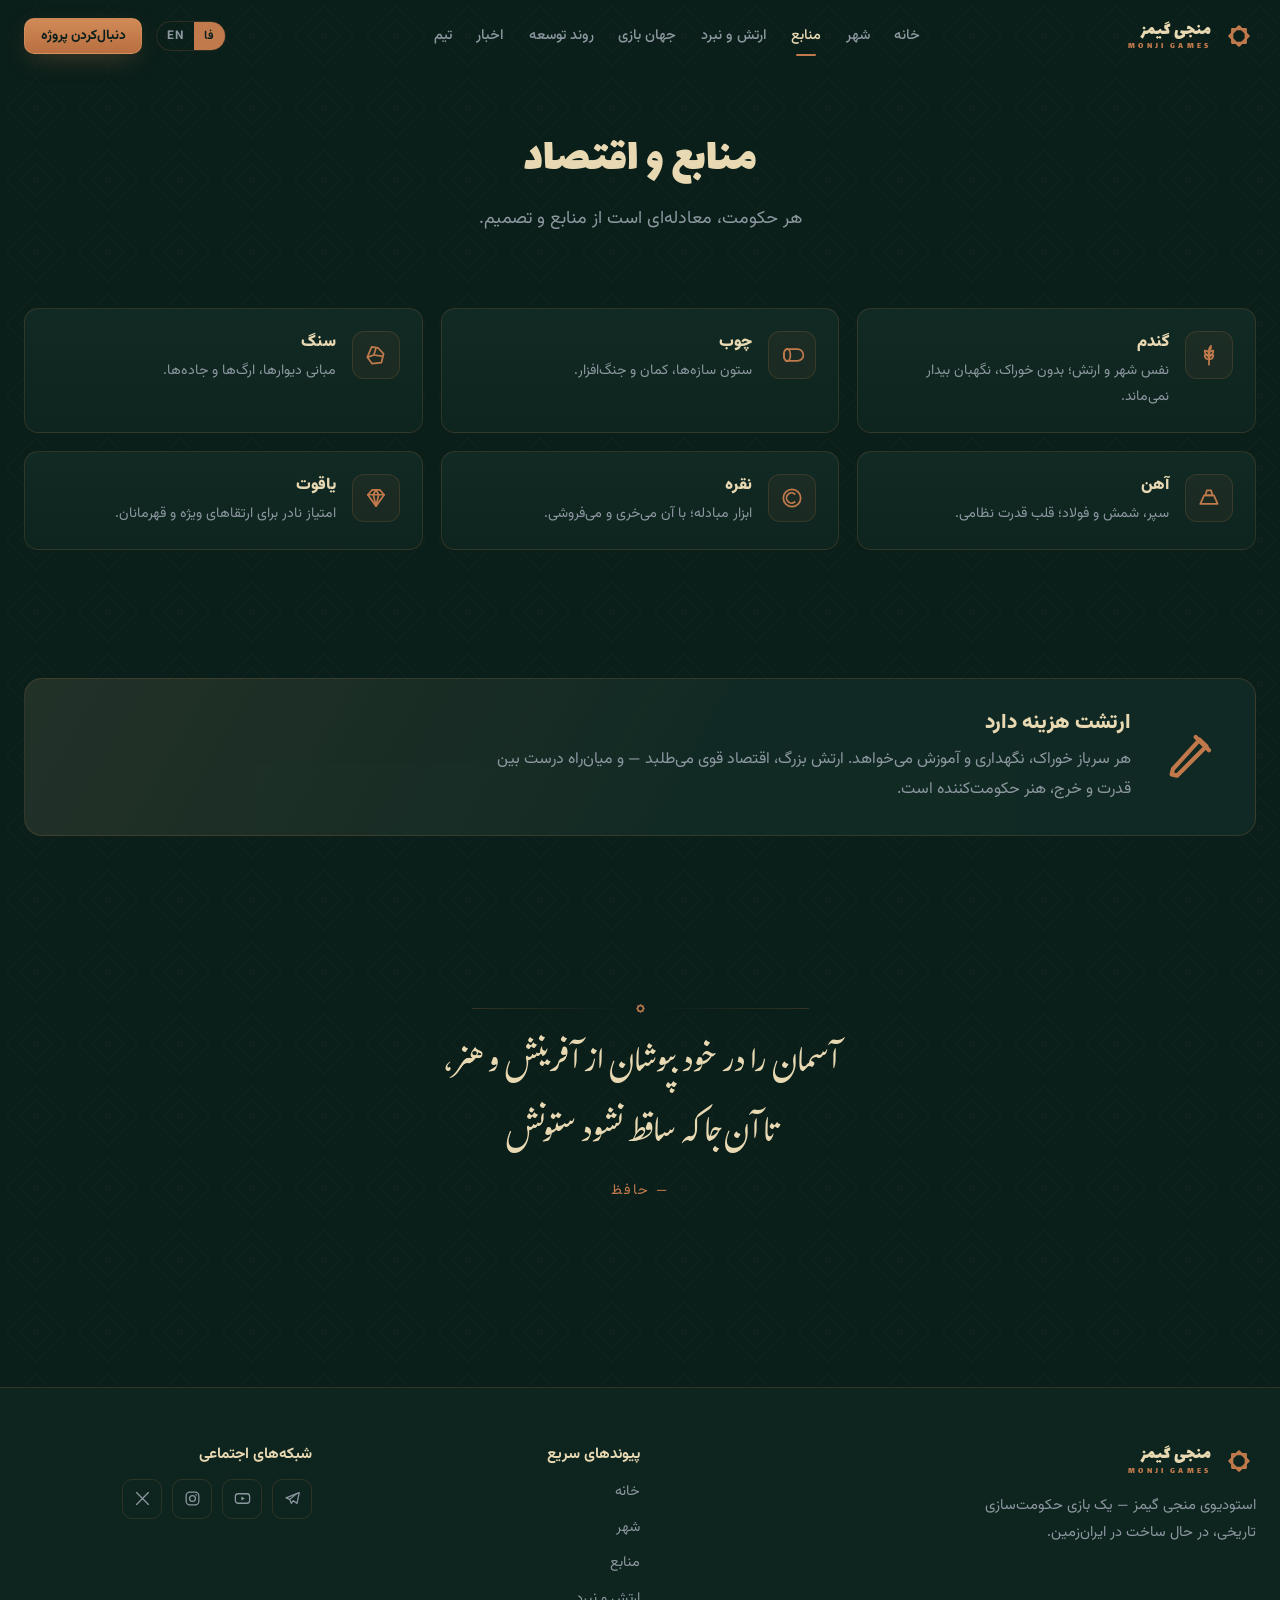
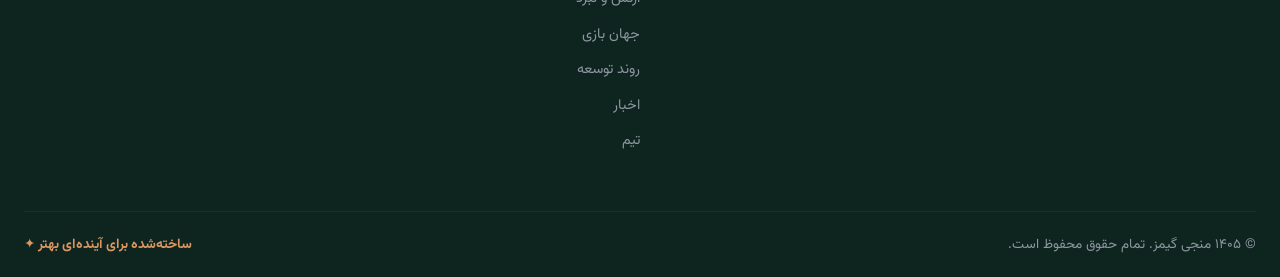
<file: old/resources.html>
<!doctype html>
<html lang="fa" dir="rtl">
<head>
  <meta charset="utf-8">
  <meta name="viewport" content="width=device-width, initial-scale=1">
  <title data-i18n="title.resources">منابع و اقتصاد — منجی گیمز</title>
  <meta name="description" content="شش منبع منجی: گندم، چوب، سنگ، آهن، نقره و یاقوت — و معادله‌ی اقتصاد و قدرت نظامی.">
  <link rel="icon" type="image/svg+xml" href="images/favicon.svg">
  <link rel="stylesheet" href="assets/css/fonts.css">
  <link rel="stylesheet" href="assets/css/main.css">
</head>
<body data-page="resources">
  <a class="skip" href="#main">پرش به محتوا</a>
  <header id="siteHeader" class="site-header"></header>

  <main id="main">
    <section class="page-head">
      <div class="container">
        <h1 data-i18n="res.hero.t">منابع و اقتصاد</h1>
        <p class="lead" data-i18n="res.hero.s">هر حکومت، معادله‌ای است از منابع و تصمیم.</p>
      </div>
    </section>

    <!-- ۶ کارت منبع در چیدمان ۳×۲ (spec §6.3) -->
    <section class="section-sm">
      <div class="container">
        <div class="res-grid">
          <article class="card res-card reveal">
            <span class="rc-icon"><svg viewBox="0 0 24 24" fill="none" stroke="currentColor" stroke-width="1.6" stroke-linecap="round" stroke-linejoin="round" aria-hidden="true"><path d="M12 21V8"/><path d="M12 12c-2.8 0-4-1.6-4-4 2.8 0 4 1.6 4 4z"/><path d="M12 12c2.8 0 4-1.6 4-4-2.8 0-4 1.6-4 4z"/><path d="M12 16c-2.8 0-4-1.6-4-4 2.8 0 4 1.6 4 4z"/><path d="M12 16c2.8 0 4-1.6 4-4-2.8 0-4 1.6-4 4z"/><path d="M12 8c0-2 .6-3.4 1.8-4.5.3 2-.4 3.5-1.8 4.5z"/></svg></span>
            <div>
              <h3 data-i18n="res.wheat">گندم</h3>
              <p data-i18n="res.wheat.l">نفس شهر و ارتش؛ بدون خوراک، نگهبان بیدار نمی‌ماند.</p>
            </div>
          </article>
          <article class="card res-card reveal">
            <span class="rc-icon"><svg viewBox="0 0 24 24" fill="none" stroke="currentColor" stroke-width="1.6" stroke-linecap="round" stroke-linejoin="round" aria-hidden="true"><ellipse cx="7.5" cy="12" rx="3" ry="5.5"/><path d="M7.5 6.5h9.5a3 3 0 0 1 0 11H7.5"/><path d="M7.5 17.5a3 5.5 0 0 1 0-11"/></svg></span>
            <div>
              <h3 data-i18n="res.wood">چوب</h3>
              <p data-i18n="res.wood.l">ستون سازه‌ها، کمان و جنگ‌افزار.</p>
            </div>
          </article>
          <article class="card res-card reveal">
            <span class="rc-icon"><svg viewBox="0 0 24 24" fill="none" stroke="currentColor" stroke-width="1.6" stroke-linecap="round" stroke-linejoin="round" aria-hidden="true"><path d="M8 4.5l6 1 5 5.5-2 8-8.5 1L4 14z"/><path d="M12 5.5L10 12l-5.5 2"/><path d="M10 12l7.5 1"/></svg></span>
            <div>
              <h3 data-i18n="res.stone">سنگ</h3>
              <p data-i18n="res.stone.l">مبانی دیوارها، ارگ‌ها و جاده‌ها.</p>
            </div>
          </article>
          <article class="card res-card reveal">
            <span class="rc-icon"><svg viewBox="0 0 24 24" fill="none" stroke="currentColor" stroke-width="1.6" stroke-linecap="round" stroke-linejoin="round" aria-hidden="true"><path d="M7.5 9.5h9L20 17.5H4z"/><path d="M10 5h4l1.2 4.5H8.8z"/></svg></span>
            <div>
              <h3 data-i18n="res.iron">آهن</h3>
              <p data-i18n="res.iron.l">سپر، شمش و فولاد؛ قلب قدرت نظامی.</p>
            </div>
          </article>
          <article class="card res-card reveal">
            <span class="rc-icon"><svg viewBox="0 0 24 24" fill="none" stroke="currentColor" stroke-width="1.6" stroke-linecap="round" stroke-linejoin="round" aria-hidden="true"><circle cx="12" cy="12" r="8"/><path d="M14.5 8.3a4.7 4.7 0 1 0 0 7.4"/></svg></span>
            <div>
              <h3 data-i18n="res.silver">نقره</h3>
              <p data-i18n="res.silver.l">ابزار مبادله؛ با آن می‌خری و می‌فروشی.</p>
            </div>
          </article>
          <article class="card res-card reveal">
            <span class="rc-icon"><svg viewBox="0 0 24 24" fill="none" stroke="currentColor" stroke-width="1.6" stroke-linecap="round" stroke-linejoin="round" aria-hidden="true"><path d="M8.5 4.5h7L19.5 9l-7.5 10.5L4.5 9z"/><path d="M4.5 9h15M12 4.5L9.5 9l2.5 10.5L14.5 9z"/></svg></span>
            <div>
              <h3 data-i18n="res.ruby">یاقوت</h3>
              <p data-i18n="res.ruby.l">امتیاز نادر برای ارتقاهای ویژه و قهرمانان.</p>
            </div>
          </article>
        </div>
      </div>
    </section>

    <!-- شاخص: ارتباط اقتصاد و قدرت نظامی -->
    <section class="section-sm">
      <div class="container">
        <div class="callout frame-corners reveal">
          <span class="co-icon"><svg viewBox="0 0 24 24" fill="none" stroke="currentColor" stroke-width="1.6" stroke-linecap="round" stroke-linejoin="round" aria-hidden="true"><path d="M5.5 18.5l2 .5L18.5 8l-2.5-2.5L6 16.5l-.5 2z"/><path d="M14.5 4.5l5 5"/></svg></span>
          <div>
            <h3 data-i18n="res.army.h">ارتشت هزینه دارد</h3>
            <p data-i18n="res.army.p">هر سرباز خوراک، نگهداری و آموزش می‌خواهد. ارتش بزرگ، اقتصاد قوی می‌طلبد — و میان‌راه درست بین قدرت و خرج، هنر حکومت‌کننده است.</p>
          </div>
        </div>
      </div>
    </section>

    <section class="quote-banner">
      <div class="ornament"><svg viewBox="0 0 24 24" fill="none" stroke="currentColor" stroke-width="2" aria-hidden="true"><rect x="7.2" y="7.2" width="9.6" height="9.6"/><rect x="7.2" y="7.2" width="9.6" height="9.6" transform="rotate(45 12 12)"/></svg></div>
      <p class="q-text" data-i18n-html="home.quote">آسمان را در خود بپوشان از آفرینش و هنر،<br>تا آن‌جا که ساقط نشود ستونش</p>
      <p class="q-by" data-i18n="home.quote.by">— حافظ</p>
    </section>
  </main>

  <footer id="siteFooter" class="site-footer"></footer>
  <div id="modals"></div>

  <script>window.MJ_CONFIG = window.MJ_CONFIG || {};</script>
  <script src="assets/js/i18n.js"></script>
  <script src="assets/js/data-fallback.js"></script>
  <script src="assets/js/main.js"></script>
</body>
</html>
</file>
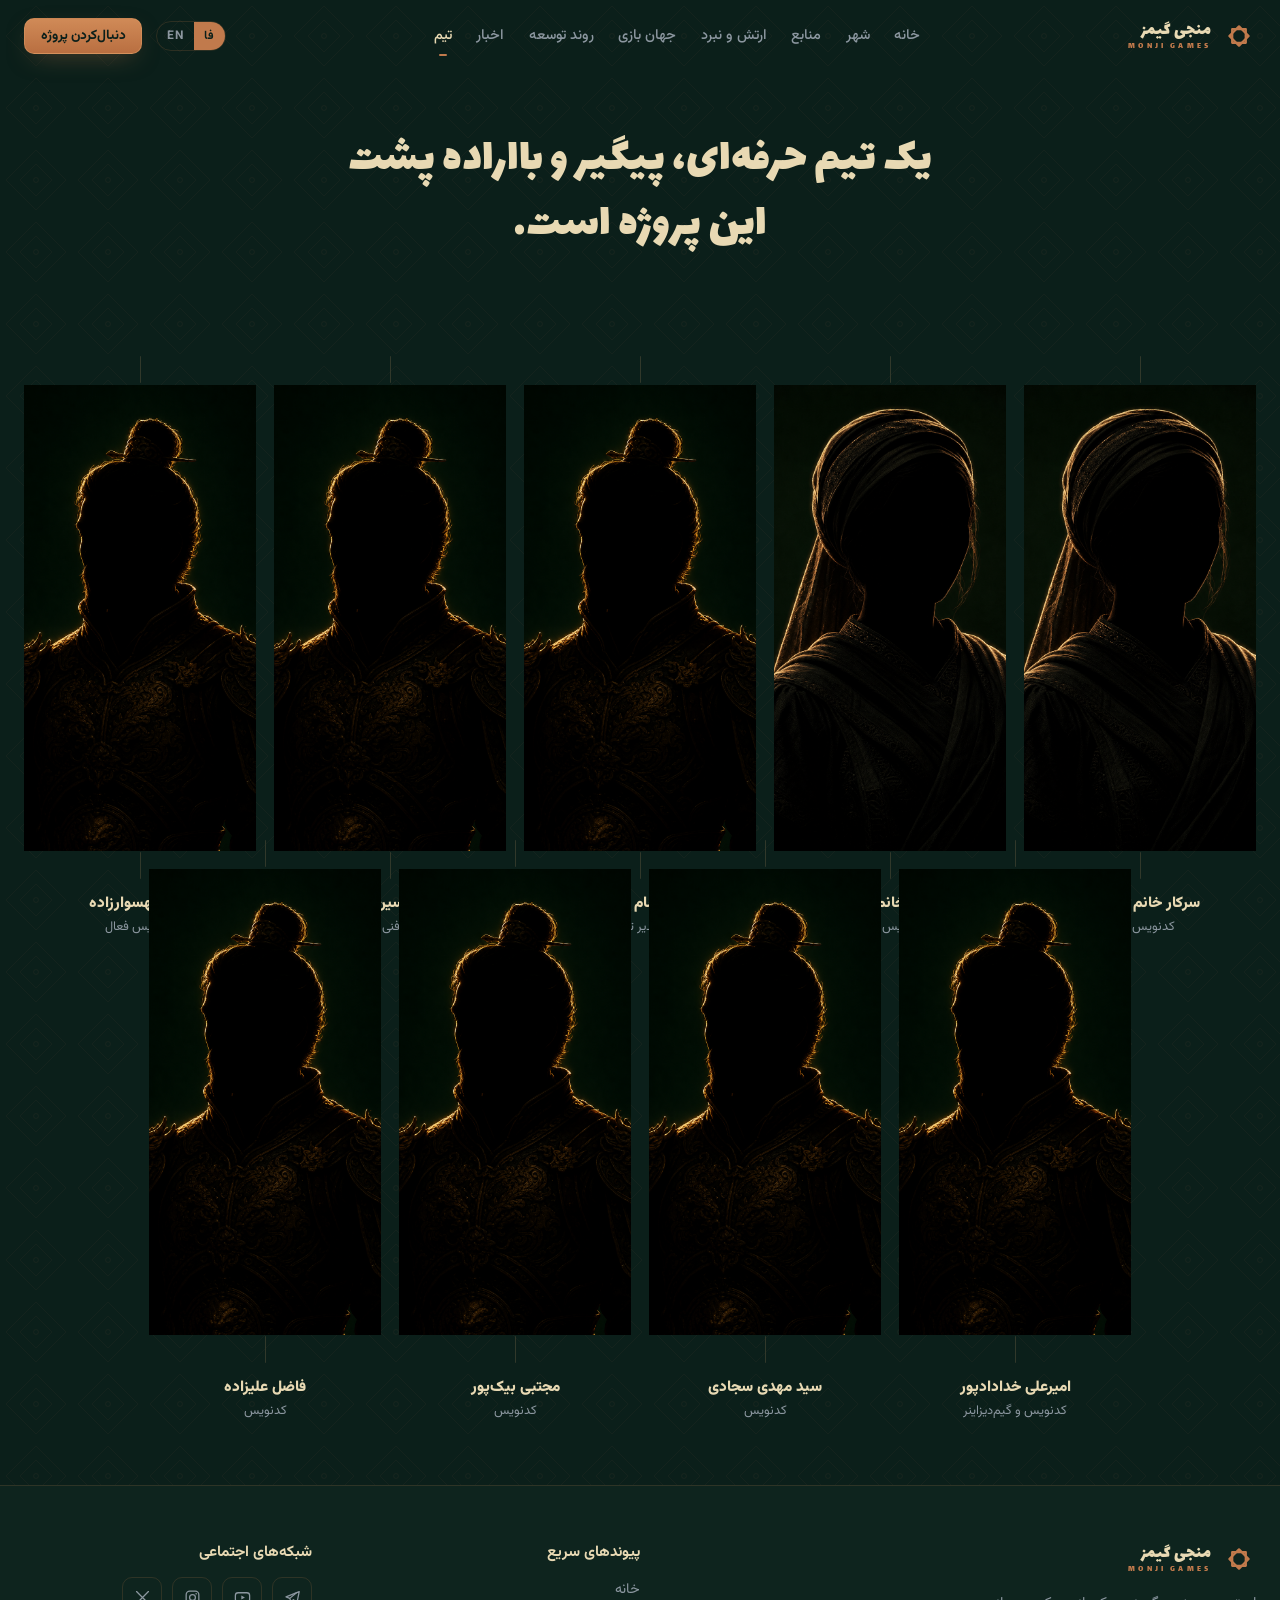
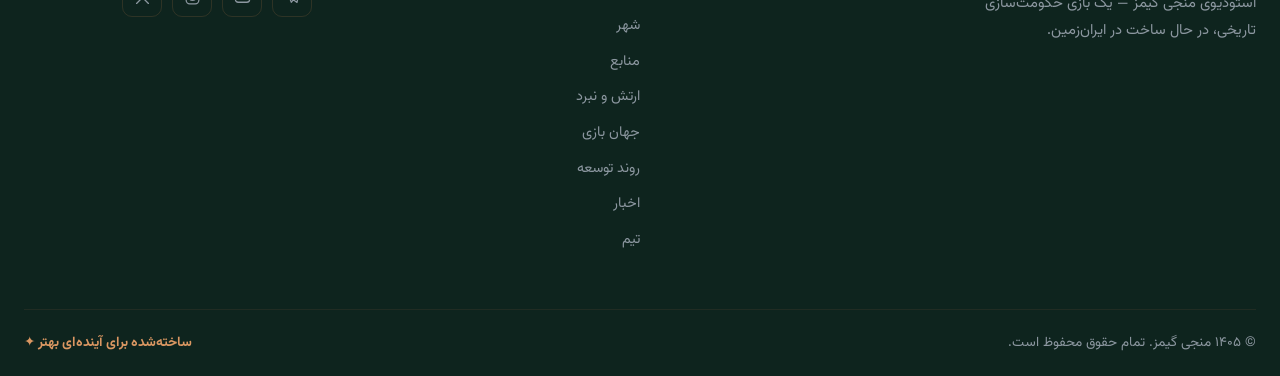
<file: old/team.html>
<!doctype html>
<html lang="fa" dir="rtl">
<head>
  <meta charset="utf-8">
  <meta name="viewport" content="width=device-width, initial-scale=1">
  <title data-i18n="title.team">تیم — منجی گیمز</title>
  <meta name="description" content="تیم منجی گیمز — یک تیم حرفه‌ای، پیگیر و بااراده پشت این پروژه است.">
  <link rel="icon" type="image/svg+xml" href="images/favicon.svg">
  <link rel="stylesheet" href="assets/css/fonts.css">
  <link rel="stylesheet" href="assets/css/main.css">
</head>
<body data-page="team">
  <a class="skip" href="#main">پرش به محتوا</a>
  <header id="siteHeader" class="site-header"></header>

  <main id="main">
    <!-- تیتر ساده، بدون پاراگراف معرفی اضافه (spec §6.7) -->
    <section class="page-head">
      <div class="container">
        <h1 class="team-title" data-i18n="team.hero.t">یک تیم حرفه‌ای، پیگیر و بااراده پشت این پروژه است.</h1>
      </div>
    </section>

    <!-- چیدمان ۹ نفر: ۵ نفر ردیف اول + ۴ نفر ردیف دوم -->
    <section class="section">
      <div class="container">
        <div id="teamGrid"></div>
      </div>
    </section>
  </main>

  <footer id="siteFooter" class="site-footer"></footer>
  <div id="modals"></div>

  <script>window.MJ_CONFIG = window.MJ_CONFIG || {};</script>
  <script src="assets/js/i18n.js"></script>
  <script src="assets/js/data-fallback.js"></script>
  <script src="assets/js/main.js"></script>
</body>
</html>
</file>
<file: assets/css/fonts.css>
@font-face{font-family:'Cinzel';font-style:normal;font-weight:600;font-display:swap;src:url('../fonts/Cinzel-600-latin.woff2') format('woff2');}
@font-face{font-family:'Cinzel';font-style:normal;font-weight:700;font-display:swap;src:url('../fonts/Cinzel-700-latin.woff2') format('woff2');}
@font-face{font-family:'Cormorant';font-style:italic;font-weight:500;font-display:swap;src:url('../fonts/Cormorant-500i-latin.woff2') format('woff2');}
@font-face{font-family:'Cormorant';font-style:normal;font-weight:500;font-display:swap;src:url('../fonts/Cormorant-500-latin.woff2') format('woff2');}
@font-face{font-family:'Cormorant';font-style:normal;font-weight:600;font-display:swap;src:url('../fonts/Cormorant-600-latin.woff2') format('woff2');}
@font-face{font-family:'Inter';font-style:normal;font-weight:400;font-display:swap;src:url('../fonts/Inter-400-latin.woff2') format('woff2');}
@font-face{font-family:'Inter';font-style:normal;font-weight:600;font-display:swap;src:url('../fonts/Inter-600-latin.woff2') format('woff2');}
@font-face{font-family:'Inter';font-style:normal;font-weight:700;font-display:swap;src:url('../fonts/Inter-700-latin.woff2') format('woff2');}
@font-face{font-family:'Lalezar';font-style:normal;font-weight:400;font-display:swap;src:url('../fonts/Lalezar-400-arabic.woff2') format('woff2');}
@font-face{font-family:'Lalezar';font-style:normal;font-weight:400;font-display:swap;src:url('../fonts/Lalezar-400-latin.woff2') format('woff2');}
@font-face{font-family:'Vazirmatn';font-style:normal;font-weight:400;font-display:swap;src:url('../fonts/Vazirmatn-400-arabic.woff2') format('woff2');}
@font-face{font-family:'Vazirmatn';font-style:normal;font-weight:400;font-display:swap;src:url('../fonts/Vazirmatn-400-latin.woff2') format('woff2');}
@font-face{font-family:'Vazirmatn';font-style:normal;font-weight:500;font-display:swap;src:url('../fonts/Vazirmatn-500-arabic.woff2') format('woff2');}
@font-face{font-family:'Vazirmatn';font-style:normal;font-weight:500;font-display:swap;src:url('../fonts/Vazirmatn-500-latin.woff2') format('woff2');}
@font-face{font-family:'Vazirmatn';font-style:normal;font-weight:700;font-display:swap;src:url('../fonts/Vazirmatn-700-arabic.woff2') format('woff2');}
@font-face{font-family:'Vazirmatn';font-style:normal;font-weight:700;font-display:swap;src:url('../fonts/Vazirmatn-700-latin.woff2') format('woff2');}
@font-face{font-family:'Vazirmatn';font-style:normal;font-weight:900;font-display:swap;src:url('../fonts/Vazirmatn-900-arabic.woff2') format('woff2');}
@font-face{font-family:'Vazirmatn';font-style:normal;font-weight:900;font-display:swap;src:url('../fonts/Vazirmatn-900-latin.woff2') format('woff2');}
@font-face{font-family:'Gulzar';font-style:normal;font-weight:400;font-display:swap;src:url('../fonts/Gulzar-400-arabic.woff2') format('woff2');}
@font-face{font-family:'Gulzar';font-style:normal;font-weight:400;font-display:swap;src:url('../fonts/Gulzar-400-latin.woff2') format('woff2');}
</file>
<file: assets/css/main.css>
/* ============================================================
   Monji Games — Design System v2
   Rebuilt 1:1 from the reference screenshots:
   dark green-black base, gold #C9A24B accents, photo cards,
   gold-gradient tabs, cinematic full-bleed heroes.
   ============================================================ */

:root {
  --bg: #0A1410;
  --bg-2: #0C1712;
  --surface: #101D17;
  --surface-2: #0D1913;
  --gold: #C9A24B;
  --gold-light: #E9CF8A;
  --gold-deep: #8A6A30;
  --gold-dim: rgba(201, 162, 75, .25);
  --beige: #EBDCB2;
  --steel: #97A29A;
  --line: rgba(201, 162, 75, .22);
  --abyss: #040A07;
  --font-body: 'Vazirmatn', 'Inter', system-ui, sans-serif;
  --font-display: 'Lalezar', 'Cinzel', serif;
  --font-quote: 'Gulzar', 'Cormorant', serif;
  --radius: 6px;
  --header-h: 64px;
  --maxw: 1380px;
  --pattern: url("data:image/svg+xml,%3Csvg xmlns='http://www.w3.org/2000/svg' width='72' height='72' viewBox='0 0 72 72'%3E%3Cg fill='none' stroke='%23C9A24B' stroke-opacity='0.045'%3E%3Cpath d='M36 6L66 36L36 66L6 36Z'/%3E%3Cpath d='M36 20L52 36L36 52L20 36Z'/%3E%3Ccircle cx='36' cy='36' r='2.5'/%3E%3C/g%3E%3C/svg%3E");
}

html[lang="en"] {
  --font-body: 'Inter', 'Vazirmatn', system-ui, sans-serif;
  --font-display: 'Cinzel', 'Lalezar', serif;
  --font-quote: 'Cormorant', 'Gulzar', serif;
}

/* ---------- base ---------- */
* { box-sizing: border-box; }
html { scroll-behavior: smooth; }
body {
  margin: 0;
  background-color: var(--bg);
  background-image: var(--pattern);
  color: var(--steel);
  font-family: var(--font-body);
  font-size: 16px;
  line-height: 1.85;
  -webkit-font-smoothing: antialiased;
  min-height: 100vh;
}
body.no-scroll { overflow: hidden; }
img { max-width: 100%; display: block; }
a { color: inherit; text-decoration: none; }
button { font-family: inherit; cursor: pointer; }
h1, h2, h3, h4 { color: var(--beige); line-height: 1.45; margin: 0; font-weight: 800; }
::selection { background: rgba(201, 162, 75, .35); color: var(--beige); }
:focus-visible { outline: 2px solid var(--gold-light); outline-offset: 2px; border-radius: 4px; }

.skip {
  position: absolute; inset-inline-start: 12px; top: -70px; z-index: 200;
  background: var(--gold); color: #14100a; padding: .6em 1.1em; border-radius: 6px;
  font-weight: 700; transition: top .2s;
}
.skip:focus { top: 12px; }

/* ---------- layout ---------- */
.container { width: 100%; max-width: var(--maxw); margin-inline: auto; padding-inline: 24px; }
.section { padding-block: clamp(44px, 6vw, 84px); position: relative; }
.section-sm { padding-block: clamp(28px, 4vw, 56px); position: relative; }
.lead { font-size: 15px; color: var(--steel); max-width: 60ch; margin: 0; }

/* ---------- ornaments ---------- */
.ornament { display: flex; align-items: center; justify-content: center; gap: 14px; color: var(--gold); margin-block: 8px; }
.ornament::before, .ornament::after {
  content: ""; height: 1px; width: min(170px, 26vw);
  background: linear-gradient(90deg, transparent, var(--gold-dim));
}
.ornament::after { background: linear-gradient(90deg, var(--gold-dim), transparent); }
.ornament svg { width: 12px; height: 12px; flex: 0 0 auto; }
.eyebrow {
  display: inline-flex; align-items: center; gap: 10px;
  color: var(--gold-light); font-size: .8rem; letter-spacing: .14em; font-weight: 600; margin: 0 0 6px;
}
.eyebrow::before, .eyebrow::after { content: ""; width: 26px; height: 1px; background: var(--gold-dim); }
.eyebrow svg { width: 10px; height: 10px; }

/* ---------- buttons ---------- */
.btn {
  display: inline-flex; align-items: center; justify-content: center; gap: .6em;
  padding: .68em 1.7em; border-radius: 4px; border: 1px solid transparent;
  font-weight: 700; font-size: .92rem; line-height: 1.5; transition: all .25s ease;
  font-family: var(--font-body);
}
.btn-gold {
  background: transparent; color: var(--gold-light); border-color: var(--gold);
}
.btn-gold:hover { background: var(--gold); color: #14100a; box-shadow: 0 8px 26px -10px rgba(201, 162, 75, .55); }
.btn-ghost { background: transparent; color: var(--beige); border-color: rgba(235, 220, 178, .25); }
.btn-ghost:hover { border-color: var(--gold); color: var(--gold-light); background: rgba(201, 162, 75, .07); }
.btn-sm { padding: .5em 1.2em; font-size: .84rem; }
.btn svg { width: 15px; height: 15px; }
[dir="rtl"] .btn svg { transform: scaleX(-1); }

/* chevron circle button (cards) */
.chev {
  width: 30px; height: 30px; border-radius: 50%; flex: 0 0 auto;
  border: 1px solid var(--gold); color: var(--gold-light);
  display: grid; place-items: center; background: rgba(10, 20, 16, .5);
  transition: all .25s;
}
.chev svg { width: 13px; height: 13px; }
[dir="rtl"] .chev svg { transform: scaleX(-1); }
a.chev:hover, button.chev:hover { background: var(--gold); color: #14100a; }

/* ---------- header (world-page variant, منجی logo from army page) ---------- */
.site-header {
  position: sticky; top: 0; z-index: 90;
  direction: ltr; /* logo left, CTA right — per reference, in both languages */
  background: rgba(8, 14, 11, .94);
  backdrop-filter: blur(12px); -webkit-backdrop-filter: blur(12px);
  border-bottom: 1px solid rgba(201, 162, 75, .16);
}
.nav-main { direction: rtl; }
html[lang="en"] .nav-main { direction: ltr; }
.header-inner { display: flex; align-items: center; gap: 18px; height: var(--header-h); }
.header-end { display: flex; align-items: center; gap: 12px; }
.lang-toggle {
  display: inline-flex; align-items: center; gap: 7px;
  background: transparent; border: 1px solid var(--line); color: var(--beige);
  border-radius: 4px; padding: .42em .9em; font-size: .8rem; font-weight: 700; letter-spacing: .05em;
  transition: all .2s;
}
.lang-toggle:hover { border-color: var(--gold); color: var(--gold-light); }
.lang-toggle svg { width: 14px; height: 14px; color: var(--gold); }
.nav-main { display: flex; gap: 2px; margin-inline: auto; }
.nav-link {
  padding: .5em .9em; color: var(--steel); font-size: .9rem; font-weight: 500;
  position: relative; white-space: nowrap; transition: color .2s;
}
.nav-link:hover { color: var(--beige); }
.nav-link[aria-current="page"] { color: var(--gold-light); }
.nav-link[aria-current="page"]::after {
  content: ""; position: absolute; inset-inline: 12px; bottom: 0; height: 2px;
  background: var(--gold); border-radius: 2px;
}
.logo { display: inline-flex; align-items: center; gap: 12px; }
.logo-stack { display: flex; flex-direction: column; align-items: flex-start; line-height: 1.15; }
[dir="ltr"] .logo-stack { align-items: flex-end; }
.logo-crown { display: block; }
.logo-crown svg { width: 17px; height: 13px; color: var(--gold); }
.logo-name { font-family: var(--font-display); font-weight: 400; font-size: 1.55rem; color: var(--beige); margin-top: -3px; }
.logo-sub { font-size: .5rem; letter-spacing: .42em; color: var(--gold); font-weight: 600; }

/* mobile menu */
.menu-btn { display: none; flex-direction: column; gap: 5px; background: none; border: 0; width: 42px; height: 42px; align-items: center; justify-content: center; }
.menu-btn span { width: 22px; height: 2px; background: var(--beige); border-radius: 2px; transition: transform .3s, opacity .3s; }
.menu-btn.open span:nth-child(1) { transform: translateY(7px) rotate(45deg); }
.menu-btn.open span:nth-child(2) { opacity: 0; }
.menu-btn.open span:nth-child(3) { transform: translateY(-7px) rotate(-45deg); }
.mobile-menu {
  position: fixed; inset: 0; z-index: 80;
  background: rgba(4, 10, 7, .98);
  display: flex; flex-direction: column; padding: calc(var(--header-h) + 18px) 26px 40px;
  opacity: 0; visibility: hidden; transform: translateY(-10px);
  transition: opacity .3s, transform .3s, visibility .3s; overflow-y: auto;
}
.mobile-menu.open { opacity: 1; visibility: visible; transform: none; }
.mm-top { display: flex; justify-content: space-between; align-items: center; gap: 12px; margin-bottom: 22px; }
.mm-link { font-size: 1.15rem; color: var(--beige); padding: .6em .2em; font-weight: 700; border-bottom: 1px solid rgba(201, 162, 75, .12); }
.mm-link[aria-current="page"] { color: var(--gold-light); }

/* ---------- full-bleed page hero ---------- */
.page-hero {
  position: relative; min-height: clamp(420px, 56vh, 600px);
  display: flex; align-items: center; overflow: hidden;
}
.page-hero--tall { min-height: clamp(520px, 72vh, 760px); }
.ph-bg { position: absolute; inset: 0; }
.ph-bg img { width: 100%; height: 100%; object-fit: cover; }
.ph-bg::after {
  content: ""; position: absolute; inset: 0;
  background:
    linear-gradient(180deg, rgba(8, 14, 11, .72) 0%, rgba(8, 14, 11, .18) 34%, rgba(10, 20, 16, .55) 72%, var(--bg) 100%);
}
.page-hero .container { position: relative; width: 100%; }
.hero-copy { max-width: 620px; }
.hero-copy--end { margin-inline-start: auto; }
[dir="rtl"] .hero-copy--end { text-align: left; }
[dir="ltr"] .hero-copy--end { text-align: right; }
.hero-title {
  font-family: var(--font-display); font-weight: 400;
  font-size: clamp(2.5rem, 5.6vw, 4.6rem); line-height: 1.3; color: #F0E3BC;
}
html[lang="en"] .hero-title { font-weight: 700; line-height: 1.25; }
.hero-sub { font-size: clamp(1.02rem, 1.7vw, 1.3rem); color: var(--beige); margin: 4px 0 0; font-weight: 600; }
.hero-para { font-size: .95rem; color: var(--steel); margin: 20px 0 0; max-width: 52ch; line-height: 2.1; }
.hero-cta { display: flex; gap: 14px; flex-wrap: wrap; margin-top: 28px; }
/* world hero: quote box on the far side */
.hero-quotebox {
  position: absolute; inset-inline-end: 28px; bottom: 70px; max-width: 300px;
  border-inline-end: 2px solid var(--gold); padding: 8px 18px;
  color: var(--beige); font-size: .95rem; line-height: 2.1;
}
[dir="rtl"] .hero-quotebox { text-align: left; }
[dir="ltr"] .hero-quotebox { text-align: right; }

/* compact centered page head */
.page-head { padding-top: 52px; padding-bottom: 8px; text-align: center; position: relative; }
.page-head h1 { font-family: var(--font-display); font-weight: 400; font-size: clamp(1.9rem, 4vw, 3rem); line-height: 1.35; }
html[lang="en"] .page-head h1 { font-weight: 700; }
.page-head .lead { margin-inline: auto; margin-top: 10px; }

/* section head with side ornaments */
.sec-head { text-align: center; margin-bottom: 34px; }
.sec-head .ornament { margin-bottom: 10px; }
.sec-title {
  display: inline-flex; align-items: center; gap: 18px;
  font-size: clamp(1.3rem, 2.4vw, 1.7rem); color: var(--beige); font-weight: 800;
}
.sec-title::before, .sec-title::after {
  content: ""; width: min(120px, 16vw); height: 1px;
  background: linear-gradient(90deg, transparent, var(--gold-dim));
}
.sec-title::after { background: linear-gradient(90deg, var(--gold-dim), transparent); }
.sec-head .lead { margin: 10px auto 0; max-width: 62ch; }

/* ============================================================
   CITY PAGE
   ============================================================ */
.tabs-row { display: grid; grid-template-columns: repeat(4, 1fr); gap: 14px; position: relative; }
.tabs-row::before, .tabs-row::after {
  content: ""; position: absolute; top: 50%; width: 9px; height: 9px;
  background: var(--gold-dim); transform: translateY(-50%) rotate(45deg);
}
.tabs-row::before { inset-inline-start: -34px; }
.tabs-row::after { inset-inline-end: -34px; }
.tab {
  display: flex; align-items: center; gap: 14px; text-align: start;
  background: rgba(13, 22, 17, .85); border: 1px solid var(--line); border-radius: var(--radius);
  padding: 12px 18px; transition: all .25s; min-height: 64px;
}
.tab:hover { border-color: var(--gold-dim); background: rgba(201, 162, 75, .05); }
.tab-text { display: flex; flex-direction: column; line-height: 1.5; }
.tab-title { color: var(--beige); font-weight: 800; font-size: .98rem; }
.tab-sub { color: var(--steel); font-size: .78rem; }
.tab-icon { margin-inline-start: auto; color: var(--gold); }
.tab-icon svg { width: 26px; height: 26px; }
.tab[aria-selected="true"] {
  background: linear-gradient(160deg, #D9BC72 0%, #B18F45 55%, #8A6A30 100%);
  border-color: transparent;
  box-shadow: 0 10px 30px -12px rgba(201, 162, 75, .45);
}
.tab[aria-selected="true"] .tab-title { color: #1d1508; }
.tab[aria-selected="true"] .tab-sub { color: #4a3b1d; }
.tab[aria-selected="true"] .tab-icon { color: #2a2010; }

/* building cards */
.buildings-grid { display: grid; grid-template-columns: repeat(4, 1fr); gap: 16px; margin-top: 26px; }
.buildings-grid--3 { grid-template-columns: repeat(3, 1fr); }
.b-card { background: var(--surface); border: 1px solid var(--line); border-radius: var(--radius); overflow: hidden; display: flex; flex-direction: column; transition: transform .25s, border-color .25s, box-shadow .25s; }
.b-card:hover { transform: translateY(-4px); border-color: rgba(201, 162, 75, .5); box-shadow: 0 18px 40px -20px rgba(0, 0, 0, .7); }
.b-media { position: relative; aspect-ratio: 16 / 9; overflow: hidden; background: var(--surface-2); }
.b-media img { width: 100%; height: 100%; object-fit: cover; transition: transform .5s; }
.b-card:hover .b-media img { transform: scale(1.05); }
.b-media::after { content: ""; position: absolute; inset: 0; background: linear-gradient(180deg, transparent 55%, rgba(4, 10, 7, .45)); }
.b-body { padding: 15px 18px 16px; display: flex; flex-direction: column; gap: 4px; flex: 1; }
.b-name { font-size: 1rem; font-weight: 800; }
.b-line { font-size: .83rem; margin: 0; flex: 1; line-height: 1.9; }
.b-foot { margin-top: 10px; display: flex; justify-content: flex-end; }
[dir="ltr"] .b-foot { justify-content: flex-start; }

/* level band (isometric stages) */
.level-band {
  margin-top: 34px; border: 1px solid var(--line); border-radius: 8px;
  background: var(--bg-2); background-image: var(--pattern);
  padding: 26px 34px; position: relative;
  display: grid; grid-template-columns: minmax(220px, 320px) 1fr; gap: 30px; align-items: center;
}
.level-band::before, .level-band::after {
  content: ""; position: absolute; top: 50%; width: 9px; height: 9px;
  background: var(--gold-dim); transform: translateY(-50%) rotate(45deg);
}
.level-band::before { inset-inline-start: 12px; }
.level-band::after { inset-inline-end: 12px; }
.lb-title { font-size: 1.05rem; font-weight: 800; color: var(--beige); line-height: 1.9; margin: 0 0 6px; }
.lb-sub { font-size: .82rem; margin: 0; line-height: 2; }
.lb-stages { display: flex; align-items: center; justify-content: center; gap: 14px; flex-wrap: nowrap; }
.lb-stage { display: flex; flex-direction: column; align-items: center; gap: 8px; }
.lb-stage img { width: clamp(96px, 11vw, 180px); height: auto; }
.lb-stage--sm img { width: clamp(70px, 7.5vw, 120px); }
.lb-label { font-size: .88rem; color: var(--beige); font-weight: 700; position: relative; padding-bottom: 6px; }
.lb-label::after { content: ""; position: absolute; inset-inline: 50%; bottom: 0; width: 26px; height: 1px; background: var(--gold-dim); transform: translateX(0); }
[dir="rtl"] .lb-label::after { right: 50%; left: auto; margin-right: -13px; }
[dir="ltr"] .lb-label::after { left: 50%; margin-left: -13px; }
.lb-arrow { color: var(--gold); flex: 0 0 auto; }
.lb-arrow svg { width: 26px; height: 26px; }
[dir="rtl"] .lb-arrow { transform: scaleX(-1); }

/* ============================================================
   RESOURCES PAGE
   ============================================================ */
.res-grid { display: grid; grid-template-columns: repeat(3, 1fr); gap: 16px; }
.res-card {
  background: var(--surface); border: 1px solid var(--line); border-radius: var(--radius);
  overflow: hidden; display: grid; grid-template-columns: 1.05fr 1fr; min-height: 150px;
  transition: transform .25s, border-color .25s;
}
.res-card:hover { transform: translateY(-3px); border-color: rgba(201, 162, 75, .5); }
.rc-text { padding: 16px 18px; display: flex; flex-direction: column; gap: 4px; }
.rc-head { display: flex; align-items: center; gap: 10px; }
.rc-head svg { width: 22px; height: 22px; color: var(--gold); flex: 0 0 auto; }
.rc-name { font-size: 1.05rem; font-weight: 800; }
.rc-line { font-size: .82rem; margin: 0; line-height: 1.9; }
.rc-foot { margin-top: auto; display: flex; justify-content: flex-start; padding-top: 8px; }
.rc-media { position: relative; overflow: hidden; min-height: 130px; }
.rc-media img { position: absolute; inset: 0; width: 100%; height: 100%; object-fit: cover; }
.rc-media::after { content: ""; position: absolute; inset: 0; background: linear-gradient(90deg, rgba(16, 29, 23, .35), transparent 40%); }
[dir="ltr"] .rc-media::after { transform: scaleX(-1); }

/* callout (ارتشت هزینه دارد) */
.callout {
  position: relative; border: 1px solid var(--line); border-radius: 8px; overflow: hidden;
  display: grid; grid-template-columns: auto 1fr; gap: 26px; align-items: center;
  min-height: 200px; margin-top: 34px;
}
.co-bg { position: absolute; inset: 0; }
.co-bg img { width: 100%; height: 100%; object-fit: cover; }
.co-bg::after { content: ""; position: absolute; inset: 0; background: linear-gradient(90deg, rgba(8, 14, 11, .55), rgba(8, 14, 11, .82) 55%, rgba(8, 14, 11, .9) 100%); }
[dir="ltr"] .co-bg::after { transform: scaleX(-1); }
.co-icon {
  position: relative; width: 68px; height: 68px; border: 1px solid var(--gold); border-radius: 6px;
  display: grid; place-items: center; background: rgba(8, 14, 11, .6);
}
.co-icon svg { width: 38px; height: 38px; color: var(--gold-light); }
.co-text { position: relative; }
.co-text h3 { font-size: 1.35rem; margin-bottom: 8px; }
.co-text p { margin: 0; font-size: .9rem; line-height: 2.1; max-width: 70ch; }

/* ============================================================
   ARMY PAGE
   ============================================================ */
.unit-grid { display: grid; grid-template-columns: repeat(4, 1fr); gap: 16px; }
.u-card { background: var(--surface); border: 1px solid var(--line); border-radius: var(--radius); overflow: hidden; display: flex; flex-direction: column; transition: transform .25s, border-color .25s; }
.u-card:hover { transform: translateY(-4px); border-color: rgba(201, 162, 75, .5); }
.u-media { position: relative; aspect-ratio: 1 / 1; overflow: hidden; background: var(--surface-2); }
.u-media img { width: 100%; height: 100%; object-fit: cover; transition: transform .5s; }
.u-card:hover .u-media img { transform: scale(1.05); }
.u-media::after { content: ""; position: absolute; inset: 0; background: linear-gradient(180deg, transparent 60%, rgba(4, 10, 7, .5)); }
.u-body { padding: 14px 16px; display: flex; align-items: center; justify-content: center; gap: 10px; }
.u-body svg { width: 22px; height: 22px; color: var(--gold); }
.u-body h3 { font-size: 1rem; font-weight: 800; }

/* counter cycle */
.cycle-wrap { display: grid; grid-template-columns: 1fr minmax(300px, 520px); gap: clamp(28px, 5vw, 70px); align-items: center; }
.cycle-title { font-family: var(--font-display); font-weight: 400; font-size: clamp(1.5rem, 2.8vw, 2.1rem); line-height: 1.6; }
html[lang="en"] .cycle-title { font-weight: 700; }
.cycle-title .gold { color: var(--gold-light); display: block; }
.cycle-note { margin: 16px 0 0; font-size: .92rem; line-height: 2.15; }
.cycle-svg-wrap { width: 100%; }
.cycle-svg-wrap svg { width: 100%; height: auto; display: block; }
.cycle-svg-wrap text { font-family: var(--font-body); }

/* trebuchet full-bleed panel */
.treb-panel {
  position: relative; border-block: 1px solid var(--line); overflow: hidden;
  min-height: 340px; display: flex; align-items: center;
}
.treb-bg { position: absolute; inset: 0; }
.treb-bg img { width: 100%; height: 100%; object-fit: cover; }
.treb-bg::after { content: ""; position: absolute; inset: 0; background: linear-gradient(90deg, rgba(8, 14, 11, .25), rgba(8, 14, 11, .88) 55%, rgba(8, 14, 11, .95) 100%); }
[dir="ltr"] .treb-bg::after { transform: scaleX(-1); }
.treb-copy { position: relative; max-width: 520px; }
.treb-copy h2 { font-family: var(--font-display); font-weight: 400; font-size: clamp(1.8rem, 3.4vw, 2.5rem); }
html[lang="en"] .treb-copy h2 { font-weight: 700; }
.treb-copy p { font-size: .92rem; line-height: 2.15; margin: 12px 0 22px; }

/* campaign / defense cards */
.camp-grid { display: grid; grid-template-columns: 1fr 1fr; gap: 16px; }
.c-card { position: relative; border: 1px solid var(--line); border-radius: var(--radius); overflow: hidden; min-height: 240px; display: flex; align-items: flex-end; }
.c-bg { position: absolute; inset: 0; }
.c-bg img { width: 100%; height: 100%; object-fit: cover; transition: transform .5s; }
.c-card:hover .c-bg img { transform: scale(1.04); }
.c-bg::after { content: ""; position: absolute; inset: 0; background: linear-gradient(180deg, rgba(8, 14, 11, .1) 30%, rgba(8, 14, 11, .92) 88%); }
.c-body { position: relative; padding: 18px 20px; width: 100%; display: flex; align-items: center; gap: 14px; }
.c-icon { width: 40px; height: 40px; flex: 0 0 auto; border: 1px solid var(--gold); border-radius: 4px; display: grid; place-items: center; color: var(--gold-light); background: rgba(8, 14, 11, .55); }
.c-icon svg { width: 20px; height: 20px; }
.c-body h3 { font-size: 1.08rem; margin-bottom: 2px; }
.c-body p { margin: 0; font-size: .83rem; }
.c-chev { margin-inline-start: auto; }

/* ============================================================
   PROGRESS PAGE
   ============================================================ */
.progress-page { position: relative; }
.pg-bg { position: absolute; inset: 0 0 auto 0; height: 130%; max-height: 1200px; overflow: hidden; }
.pg-bg img { width: 100%; height: 100%; object-fit: cover; object-position: top; }
.pg-bg::after { content: ""; position: absolute; inset: 0; background: linear-gradient(180deg, rgba(8, 14, 11, .55) 0%, rgba(10, 20, 16, .8) 45%, var(--bg) 82%); }
.progress-page .container { position: relative; }
.pg-head { text-align: center; padding-top: 48px; }
.pg-head h1 { font-family: var(--font-display); font-weight: 400; font-size: clamp(2.2rem, 4.6vw, 3.4rem); margin-top: 8px; }
html[lang="en"] .pg-head h1 { font-weight: 700; }
.pg-head .lead { margin-top: 6px; }

.pg-main { display: grid; grid-template-columns: minmax(280px, 420px) 1fr; gap: clamp(30px, 5vw, 80px); align-items: center; margin-top: 34px; }
.ring-wrap { display: flex; justify-content: center; }
.ring { position: relative; width: clamp(240px, 30vw, 340px); aspect-ratio: 1; }
.ring-glow { position: absolute; inset: 8%; border-radius: 50%; background: radial-gradient(circle, rgba(201, 162, 75, .22), transparent 70%); }
.ring svg.ring-svg { position: absolute; inset: 0; width: 100%; height: 100%; transform: rotate(-90deg); }
.ring-track { fill: none; stroke: #1B2A22; stroke-width: 13; }
.ring-arc {
  fill: none; stroke: url(#goldRing); stroke-width: 13; stroke-linecap: round;
  stroke-dasharray: 540.354; stroke-dashoffset: 540.354;
  filter: drop-shadow(0 0 8px rgba(233, 207, 138, .5));
  transition: stroke-dashoffset 1.6s cubic-bezier(.22, .8, .3, 1);
}
.ring-inner { position: absolute; inset: 17%; border-radius: 50%; border: 1px solid rgba(201, 162, 75, .3); display: grid; place-content: center; text-align: center; }
.ring-diamond { position: absolute; left: 50%; top: 5.5%; width: 10px; height: 10px; background: var(--gold); transform: translateX(-50%) rotate(45deg); }
.ring-num {
  font-family: 'Cinzel', var(--font-body); font-weight: 700;
  font-size: clamp(2.6rem, 4.6vw, 3.9rem); line-height: 1;
  background: linear-gradient(180deg, #F2DFA8, #C9A24B 70%, #9A7A35);
  -webkit-background-clip: text; background-clip: text; color: transparent;
  font-variant-numeric: tabular-nums;
}
.ring-label { color: var(--steel); font-size: .85rem; margin-top: 8px; }

.rows { display: flex; flex-direction: column; gap: 17px; }
.thin-progress { display: grid; grid-template-columns: minmax(120px, 200px) 1fr auto; align-items: center; gap: 18px; }
.tp-name { color: var(--beige); font-weight: 700; font-size: .92rem; }
.tp-bar { height: 6px; background: #16221C; border-radius: 999px; overflow: hidden; }
.tp-fill {
  display: block; height: 100%; width: 0; border-radius: 999px;
  background: linear-gradient(90deg, #7d6128, var(--gold) 70%, var(--gold-light));
  box-shadow: 0 0 8px rgba(233, 207, 138, .4);
  transition: width 1.3s cubic-bezier(.22, .8, .3, 1);
}
.in .tp-fill { width: var(--p); }
.tp-pct { color: var(--beige); font-weight: 700; font-variant-numeric: tabular-nums; font-size: .92rem; min-width: 4ch; text-align: end; }

.tri-grid { display: grid; grid-template-columns: repeat(3, 1fr); gap: 16px; margin-top: clamp(40px, 6vw, 64px); }
.tri-card {
  background: rgba(13, 22, 17, .8); border: 1px solid var(--line); border-radius: var(--radius);
  padding: 24px 22px; text-align: center; transition: border-color .25s, transform .25s;
}
.tri-card:hover { border-color: rgba(201, 162, 75, .5); transform: translateY(-3px); }
.tri-card .t-icon { display: block; margin: 0 auto 10px; width: 26px; height: 26px; color: var(--gold-light); }
.tri-card .t-icon svg { width: 100%; height: 100%; }
.tri-card h3 { font-size: 1rem; margin-bottom: 8px; }
.tri-card p { margin: 0; font-size: .84rem; line-height: 2; }

/* ============================================================
   TEAM PAGE
   ============================================================ */
.team-page { position: relative; }
.tm-bg { position: absolute; inset: 0 0 auto 0; height: 130%; max-height: 1200px; overflow: hidden; }
.tm-bg img { width: 100%; height: 100%; object-fit: cover; object-position: center 30%; }
.tm-bg::after { content: ""; position: absolute; inset: 0; background: linear-gradient(180deg, rgba(10, 20, 16, .78) 0%, rgba(10, 20, 16, .86) 55%, var(--bg) 98%); }
.team-page .container { position: relative; }
.team-head { text-align: center; padding-top: 46px; }
.team-title { font-family: var(--font-display); font-weight: 400; font-size: clamp(1.5rem, 3vw, 2.3rem); max-width: 30ch; margin-inline: auto; }
html[lang="en"] .team-title { font-weight: 700; }
.team-grid { margin-top: 36px; }
.team-row { display: grid; gap: 16px; margin-bottom: 16px; }
.team-row-5 { grid-template-columns: repeat(5, 1fr); }
.team-row-4 { grid-template-columns: repeat(4, 1fr); width: calc(80% - 3.2px); margin-inline: auto; }
.t-card { background: rgba(10, 17, 13, .72); border: 1px solid var(--gold-dim); border-radius: 4px; overflow: hidden; transition: border-color .25s, transform .25s; }
.t-card:hover { border-color: rgba(201, 162, 75, .6); transform: translateY(-3px); }
.t-media { position: relative; aspect-ratio: 3 / 3.4; overflow: hidden; background: var(--surface-2); }
.t-media img { width: 100%; height: 100%; object-fit: cover; }
.t-media::after { content: ""; position: absolute; inset: 0; background: linear-gradient(180deg, transparent 62%, rgba(4, 10, 7, .55)); }
.t-body { padding: 12px 12px 14px; text-align: center; }
.t-body h3 { font-size: .92rem; font-weight: 800; }
.t-body p { margin: 2px 0 8px; font-size: .78rem; }
.t-diamond { width: 8px; height: 8px; background: var(--gold); transform: rotate(45deg); margin: 0 auto; opacity: .85; }

/* ============================================================
   WORLD PAGE
   ============================================================ */
.world-grid { display: grid; grid-template-columns: repeat(3, 1fr); gap: 16px; }
.w-card { background: var(--surface); border: 1px solid var(--line); border-radius: var(--radius); overflow: visible; display: flex; flex-direction: column; transition: transform .25s, border-color .25s; }
.w-card:hover { transform: translateY(-4px); border-color: rgba(201, 162, 75, .5); }
.w-media { position: relative; aspect-ratio: 16 / 9; overflow: hidden; border-radius: var(--radius) var(--radius) 0 0; background: var(--surface-2); }
.w-media img { width: 100%; height: 100%; object-fit: cover; transition: transform .5s; }
.w-card:hover .w-media img { transform: scale(1.05); }
.w-hex {
  position: absolute; left: 50%; bottom: -24px; transform: translateX(-50%);
  width: 52px; height: 52px; display: grid; place-items: center;
  color: var(--gold-light);
  clip-path: polygon(50% 0, 93% 25%, 93% 75%, 50% 100%, 7% 75%, 7% 25%);
  background: linear-gradient(160deg, #2a2113, #14100a);
}
.w-hex::before { content: ""; position: absolute; inset: 2px; clip-path: inherit; border: 1px solid var(--gold); }
.w-hex svg { width: 22px; height: 22px; position: relative; }
.w-body { padding: 38px 20px 20px; text-align: center; display: flex; flex-direction: column; gap: 6px; flex: 1; }
.w-body h3 { font-size: 1.08rem; }
.w-body p { margin: 0; font-size: .84rem; line-height: 2; flex: 1; }
.w-link { color: var(--gold-light); font-size: .82rem; font-weight: 700; display: inline-flex; align-items: center; gap: 7px; justify-content: center; margin-top: 8px; transition: gap .2s, color .2s; }
.w-link svg { width: 14px; height: 14px; }
[dir="rtl"] .w-link svg { transform: scaleX(-1); }
.w-link:hover { color: var(--beige); gap: 11px; }

/* ============================================================
   NEWS PAGE
   ============================================================ */
.pills { display: flex; gap: 8px; overflow-x: auto; padding-bottom: 6px; scrollbar-width: none; }
.pills::-webkit-scrollbar { display: none; }
.pill {
  flex: 0 0 auto; background: transparent; border: 1px solid var(--line); color: var(--steel);
  border-radius: 4px; padding: .45em 1.3em; font-size: .86rem; font-weight: 700; transition: all .2s;
}
.pill:hover { color: var(--beige); border-color: var(--gold-dim); }
.pill.active { background: rgba(201, 162, 75, .14); border-color: var(--gold); color: var(--gold-light); }

.featured {
  display: grid; grid-template-columns: 7fr 5fr; background: var(--surface);
  border: 1px solid var(--line); border-radius: 8px; overflow: hidden; margin-top: 26px;
}
.feat-media { position: relative; min-height: 280px; overflow: hidden; cursor: pointer; }
.feat-media img { position: absolute; inset: 0; width: 100%; height: 100%; object-fit: cover; transition: transform .5s; }
.feat-media:hover img { transform: scale(1.04); }
.feat-media::after { content: ""; position: absolute; inset: 0; background: linear-gradient(180deg, rgba(4, 10, 7, .1), rgba(4, 10, 7, .4)); }
.play-btn {
  position: absolute; inset: 0; margin: auto; z-index: 2; width: 74px; height: 74px; border-radius: 50%;
  background: rgba(201, 162, 75, .92); display: grid; place-items: center; color: #14100a; border: 0;
  box-shadow: 0 0 0 10px rgba(201, 162, 75, .15), 0 18px 40px -12px rgba(0, 0, 0, .6);
  transition: transform .25s, background .25s;
}
.play-btn svg { width: 28px; height: 28px; }
[dir="rtl"] .play-btn svg { margin-left: 3px; }
[dir="ltr"] .play-btn svg { margin-right: 3px; }
.feat-media:hover .play-btn { transform: scale(1.08); background: var(--gold-light); }
.feat-body { padding: 28px; display: flex; flex-direction: column; justify-content: center; gap: 10px; align-items: flex-start; }
.feat-label { color: var(--gold-light); font-size: .78rem; font-weight: 700; letter-spacing: .1em; margin: 0; }
.feat-body h3 { font-size: clamp(1.1rem, 1.8vw, 1.4rem); }
.feat-body > p { margin: 0; font-size: .92rem; line-height: 2; }
.feat-meta { display: flex; gap: 14px; align-items: center; font-size: .8rem; color: var(--steel); flex-wrap: wrap; }
.chip { border: 1px solid var(--line); color: var(--gold-light); border-radius: 3px; padding: .1em .85em; font-size: .72rem; font-weight: 700; }

.news-prev-title { margin-top: clamp(34px, 5vw, 48px); }
.devlog-grid { display: grid; grid-template-columns: repeat(3, 1fr); gap: 16px; margin-top: 22px; }
.thumb-card { background: var(--surface); border: 1px solid var(--line); border-radius: var(--radius); overflow: hidden; display: flex; flex-direction: column; cursor: pointer; transition: transform .25s, border-color .25s; }
.thumb-card:hover { transform: translateY(-4px); border-color: rgba(201, 162, 75, .5); }
.t-media { position: relative; aspect-ratio: 16 / 9; overflow: hidden; background: var(--surface-2); }
.t-media img { width: 100%; height: 100%; object-fit: cover; transition: transform .5s; }
.thumb-card:hover .t-media img { transform: scale(1.05); }
.t-play {
  position: absolute; inset: 0; margin: auto; width: 46px; height: 46px; border-radius: 50%;
  background: rgba(8, 14, 11, .6); border: 1px solid var(--gold); color: var(--gold-light);
  display: grid; place-items: center; opacity: 0; transform: scale(.9); transition: all .25s;
}
.t-play svg { width: 17px; height: 17px; }
.thumb-card:hover .t-play, .thumb-card:focus-visible .t-play { opacity: 1; transform: scale(1); }
.t-body { padding: 14px 16px 16px; display: flex; flex-direction: column; gap: 6px; flex: 1; }
.t-body h3 { font-size: .95rem; }
.t-body > p { margin: 0; font-size: .82rem; line-height: 1.9; }

/* ============================================================
   HOME PAGE
   ============================================================ */
.home-feats { display: grid; grid-template-columns: repeat(4, 1fr); gap: 16px; }
.hf-card { position: relative; border: 1px solid var(--line); border-radius: var(--radius); overflow: hidden; min-height: 230px; display: flex; align-items: flex-end; transition: transform .25s, border-color .25s; }
.hf-card:hover { transform: translateY(-4px); border-color: rgba(201, 162, 75, .55); }
.hf-bg { position: absolute; inset: 0; }
.hf-bg img { width: 100%; height: 100%; object-fit: cover; transition: transform .5s; }
.hf-card:hover .hf-bg img { transform: scale(1.05); }
.hf-bg::after { content: ""; position: absolute; inset: 0; background: linear-gradient(180deg, rgba(8, 14, 11, .05) 30%, rgba(8, 14, 11, .92) 85%); }
.hf-body { position: relative; padding: 18px 18px 20px; width: 100%; }
.hf-body h3 { font-size: 1.1rem; margin-bottom: 4px; }
.hf-body p { margin: 0 0 10px; font-size: .84rem; }
.home-strip {
  margin-top: 34px; border: 1px solid var(--line); border-radius: 8px; background: var(--bg-2); background-image: var(--pattern);
  padding: 26px 30px; display: grid; grid-template-columns: auto 1fr auto; gap: 26px; align-items: center;
}
.strip-ring { position: relative; width: 110px; aspect-ratio: 1; }
.strip-ring svg { width: 100%; height: 100%; transform: rotate(-90deg); }
.strip-ring .ring-track { stroke-width: 8; }
.strip-ring .ring-arc {
  stroke-width: 8; stroke: var(--gold); fill: none;
  stroke-dasharray: 326.73; stroke-dashoffset: 326.73;
  transition: stroke-dashoffset 1.4s cubic-bezier(.22, .8, .3, 1);
}
.strip-num { position: absolute; inset: 0; display: grid; place-content: center; font-weight: 800; color: var(--beige); font-size: 1.05rem; font-variant-numeric: tabular-nums; }
.strip-text h3 { font-size: 1.1rem; margin-bottom: 4px; }
.strip-text p { margin: 0; font-size: .88rem; }

/* ============================================================
   QUOTE BANNER + FOOTER
   ============================================================ */
.quote-banner { text-align: center; padding-block: clamp(44px, 6vw, 72px); position: relative; }
.q-text {
  font-family: var(--font-quote); font-size: clamp(1.35rem, 2.4vw, 1.9rem);
  color: var(--beige); line-height: 2.1; max-width: 34ch; margin: 14px auto 0;
}
html[lang="en"] .q-text { font-style: italic; font-weight: 500; line-height: 1.9; }
.q-en { font-size: .62rem; letter-spacing: .34em; color: var(--steel); margin-top: 12px; text-transform: uppercase; }

.site-footer { background: var(--bg-2); border-top: 1px solid rgba(201, 162, 75, .16); position: relative; overflow: hidden; }
.footer-quote { text-align: center; padding-top: 40px; }
.footer-quote .f-text { font-size: 1.05rem; color: var(--beige); font-weight: 700; margin: 14px 0 0; display: inline-flex; align-items: center; gap: 16px; }
.footer-quote .f-text svg { width: 18px; height: 18px; color: var(--gold); flex: 0 0 auto; }
.footer-bottom {
  display: flex; justify-content: space-between; align-items: center; gap: 16px; flex-wrap: wrap;
  padding-block: 26px 34px; margin-top: 26px; border-top: 1px solid rgba(201, 162, 75, .1); font-size: .82rem;
}
.footer-brand { display: flex; align-items: center; gap: 14px; }
.footer-brand .logo-name { font-size: 1.3rem; }
.footer-brand .fb-tag { font-size: .8rem; color: var(--steel); }
.footer-legal { color: var(--steel); }

/* ============================================================
   MODALS
   ============================================================ */
.modal { position: fixed; inset: 0; z-index: 120; display: grid; place-items: center; padding: 24px; visibility: hidden; }
.modal-backdrop { position: absolute; inset: 0; background: rgba(4, 10, 7, .93); backdrop-filter: blur(8px); -webkit-backdrop-filter: blur(8px); opacity: 0; transition: opacity .25s; }
.modal-panel {
  position: relative; background: var(--surface); border: 1px solid var(--line); border-radius: 8px;
  max-width: 920px; width: 100%; max-height: 90vh; overflow: auto;
  transform: translateY(16px) scale(.98); opacity: 0; transition: transform .3s, opacity .3s;
}
.modal.open { visibility: visible; }
.modal.open .modal-backdrop { opacity: 1; }
.modal.open .modal-panel { transform: none; opacity: 1; }
.modal-head { display: flex; justify-content: space-between; align-items: center; gap: 16px; padding: 16px 22px; border-bottom: 1px solid var(--line); position: sticky; top: 0; background: var(--surface); z-index: 2; }
.modal-head h3 { font-size: 1.02rem; }
.modal-close { background: none; border: 0; color: var(--steel); width: 36px; height: 36px; border-radius: 8px; display: grid; place-items: center; flex: 0 0 auto; transition: all .2s; }
.modal-close svg { width: 18px; height: 18px; }
.modal-close:hover { color: var(--beige); background: rgba(201, 162, 75, .1); }
.vm-frame { aspect-ratio: 16 / 9; background: #000; }
.vm-frame iframe { width: 100%; height: 100%; border: 0; display: block; }
.vm-ph { position: relative; aspect-ratio: 16 / 9; overflow: hidden; background: var(--abyss); }
.vm-ph img { width: 100%; height: 100%; object-fit: cover; filter: brightness(.5); }
.vm-ph p { position: absolute; inset-inline: 0; bottom: 0; margin: 0; padding: 18px; text-align: center; color: var(--beige); background: linear-gradient(180deg, transparent, rgba(4, 10, 7, .92)); }

.follow-body { padding: 22px 26px 26px; }
.follow-sub { margin: 0 0 18px; font-size: .9rem; }
.field { margin-bottom: 15px; }
.field label { display: block; color: var(--beige); font-size: .85rem; font-weight: 700; margin-bottom: 6px; }
.field input[type="text"], .field input[type="email"], .field select {
  width: 100%; background: var(--abyss); border: 1px solid var(--line); border-radius: 4px;
  color: var(--beige); padding: .7em 1em; font-family: inherit; font-size: .93rem; transition: border-color .2s, box-shadow .2s;
}
.field input::placeholder { color: rgba(151, 162, 154, .55); }
.field input:focus, .field select:focus { outline: none; border-color: var(--gold); box-shadow: 0 0 0 3px rgba(201, 162, 75, .14); }
.field select {
  appearance: none; -webkit-appearance: none; padding-inline-end: 2.6em; cursor: pointer;
  background-image: url("data:image/svg+xml,%3Csvg xmlns='http://www.w3.org/2000/svg' viewBox='0 0 24 24' fill='none' stroke='%23C9A24B' stroke-width='2' stroke-linecap='round'%3E%3Cpath d='M6 9l6 6 6-6'/%3E%3C/svg%3E");
  background-repeat: no-repeat; background-position: right .9em center; background-size: 15px;
}
[dir="rtl"] .field select { background-position: left .9em center; }
.check-field { margin-bottom: 16px; }
.check { display: flex; gap: 10px; align-items: flex-start; color: var(--steel); font-size: .85rem; font-weight: 500; cursor: pointer; }
.check input { accent-color: var(--gold); width: 17px; height: 17px; margin-top: 3px; flex: 0 0 auto; }
.form-status { min-height: 1.5em; font-size: .87rem; margin: 10px 0 0; }
.form-status.err { color: #E2A17D; }
.demo-note { font-size: .72rem; color: var(--steel); opacity: .7; margin: 12px 0 0; }
.success-box { text-align: center; padding: 24px 20px 6px; }
.success-box .s-icon { display: block; width: 58px; height: 58px; margin: 0 auto 12px; color: var(--gold-light); }
.success-box .s-icon svg { width: 100%; height: 100%; }
.success-box p { margin: 0 0 16px; color: var(--beige); }

/* ---------- reveal ---------- */
.reveal { opacity: 0; transform: translateY(16px); transition: opacity .7s ease, transform .7s ease; }
.reveal.in { opacity: 1; transform: none; }

/* ============================================================
   RESPONSIVE (spec §9)
   ============================================================ */
@media (max-width: 1024px) {
  .nav-main { display: none; }
  .menu-btn { display: inline-flex; }
  .tabs-row { grid-template-columns: repeat(2, 1fr); }
  .tabs-row::before, .tabs-row::after { display: none; }
  .buildings-grid, .buildings-grid--3 { grid-template-columns: repeat(2, 1fr); }
  .unit-grid { grid-template-columns: repeat(2, 1fr); }
  .res-grid { grid-template-columns: 1fr; }
  .res-card { min-height: 0; }
  .cycle-wrap { grid-template-columns: 1fr; gap: 30px; max-width: 560px; margin-inline: auto; }
  .pg-main { grid-template-columns: 1fr; gap: 36px; }
  .rows { max-width: 640px; width: 100%; margin-inline: auto; }
  .team-row-5, .team-row-4 { grid-template-columns: repeat(2, 1fr); width: 100%; }
  .featured { grid-template-columns: 1fr; }
  .feat-media { aspect-ratio: 16 / 9; min-height: 0; }
  .devlog-grid { grid-template-columns: repeat(2, 1fr); }
  .tri-grid { grid-template-columns: 1fr 1fr; }
  .world-grid { grid-template-columns: 1fr 1fr; }
  .world-grid .w-card:last-child { grid-column: 1 / -1; }
  .home-feats { grid-template-columns: repeat(2, 1fr); }
  .camp-grid { grid-template-columns: 1fr; }
  .level-band { grid-template-columns: 1fr; text-align: center; }
  .lb-stages { flex-wrap: wrap; }
  .callout { grid-template-columns: 1fr; text-align: center; justify-items: center; padding: 24px; }
  .co-bg::after, [dir="rtl"] .co-bg::after { transform: none; background: linear-gradient(180deg, rgba(8, 14, 11, .82), rgba(8, 14, 11, .9)); }
  .hero-quotebox { display: none; }
  .home-strip { grid-template-columns: 1fr; text-align: center; justify-items: center; }
}

@media (max-width: 640px) {
  .container { padding-inline: 18px; }
  .buildings-grid, .buildings-grid--3, .unit-grid { grid-template-columns: repeat(2, 1fr); gap: 10px; }
  .res-grid, .devlog-grid, .tri-grid, .world-grid, .home-feats { grid-template-columns: 1fr; }
  .world-grid .w-card:last-child { grid-column: auto; }
  .thin-progress { grid-template-columns: 1fr auto; grid-template-areas: "name pct" "bar bar"; gap: 8px 12px; }
  .tp-name { grid-area: name; }
  .tp-bar { grid-area: bar; }
  .tp-pct { grid-area: pct; }
  .res-card { grid-template-columns: 1fr; }
  .rc-media { order: -1; min-height: 160px; }
  .footer-bottom { justify-content: center; text-align: center; }
  .hero-cta .btn { flex: 1; }
  .team-row-5, .team-row-4 { gap: 10px; }
  .tab { padding: 10px 12px; gap: 10px; }
  .tab-icon { display: none; }
  .treb-panel { min-height: 420px; }
  .treb-bg::after { background: linear-gradient(180deg, rgba(8, 14, 11, .35), rgba(8, 14, 11, .92) 80%); }
}

@media (max-width: 420px) {
  .buildings-grid, .buildings-grid--3, .unit-grid { grid-template-columns: 1fr; }
  .tabs-row { grid-template-columns: 1fr 1fr; }
}

@media (prefers-reduced-motion: reduce) {
  html { scroll-behavior: auto; }
  .reveal { opacity: 1; transform: none; transition: none; }
  .ring-arc, .tp-fill { transition: none; }
  * { animation-duration: .001s !important; }
}
</file>
<file: old/assets/css/fonts.css>
@font-face{font-family:'Cinzel';font-style:normal;font-weight:600;font-display:swap;src:url('../fonts/Cinzel-600-latin.woff2') format('woff2');}
@font-face{font-family:'Cinzel';font-style:normal;font-weight:700;font-display:swap;src:url('../fonts/Cinzel-700-latin.woff2') format('woff2');}
@font-face{font-family:'Cormorant';font-style:italic;font-weight:500;font-display:swap;src:url('../fonts/Cormorant-500i-latin.woff2') format('woff2');}
@font-face{font-family:'Cormorant';font-style:normal;font-weight:500;font-display:swap;src:url('../fonts/Cormorant-500-latin.woff2') format('woff2');}
@font-face{font-family:'Cormorant';font-style:normal;font-weight:600;font-display:swap;src:url('../fonts/Cormorant-600-latin.woff2') format('woff2');}
@font-face{font-family:'Inter';font-style:normal;font-weight:400;font-display:swap;src:url('../fonts/Inter-400-latin.woff2') format('woff2');}
@font-face{font-family:'Inter';font-style:normal;font-weight:600;font-display:swap;src:url('../fonts/Inter-600-latin.woff2') format('woff2');}
@font-face{font-family:'Inter';font-style:normal;font-weight:700;font-display:swap;src:url('../fonts/Inter-700-latin.woff2') format('woff2');}
@font-face{font-family:'Lalezar';font-style:normal;font-weight:400;font-display:swap;src:url('../fonts/Lalezar-400-arabic.woff2') format('woff2');}
@font-face{font-family:'Lalezar';font-style:normal;font-weight:400;font-display:swap;src:url('../fonts/Lalezar-400-latin.woff2') format('woff2');}
@font-face{font-family:'Vazirmatn';font-style:normal;font-weight:400;font-display:swap;src:url('../fonts/Vazirmatn-400-arabic.woff2') format('woff2');}
@font-face{font-family:'Vazirmatn';font-style:normal;font-weight:400;font-display:swap;src:url('../fonts/Vazirmatn-400-latin.woff2') format('woff2');}
@font-face{font-family:'Vazirmatn';font-style:normal;font-weight:500;font-display:swap;src:url('../fonts/Vazirmatn-500-arabic.woff2') format('woff2');}
@font-face{font-family:'Vazirmatn';font-style:normal;font-weight:500;font-display:swap;src:url('../fonts/Vazirmatn-500-latin.woff2') format('woff2');}
@font-face{font-family:'Vazirmatn';font-style:normal;font-weight:700;font-display:swap;src:url('../fonts/Vazirmatn-700-arabic.woff2') format('woff2');}
@font-face{font-family:'Vazirmatn';font-style:normal;font-weight:700;font-display:swap;src:url('../fonts/Vazirmatn-700-latin.woff2') format('woff2');}
@font-face{font-family:'Vazirmatn';font-style:normal;font-weight:900;font-display:swap;src:url('../fonts/Vazirmatn-900-arabic.woff2') format('woff2');}
@font-face{font-family:'Vazirmatn';font-style:normal;font-weight:900;font-display:swap;src:url('../fonts/Vazirmatn-900-latin.woff2') format('woff2');}
@font-face{font-family:'Gulzar';font-style:normal;font-weight:400;font-display:swap;src:url('../fonts/Gulzar-400-arabic.woff2') format('woff2');}
@font-face{font-family:'Gulzar';font-style:normal;font-weight:400;font-display:swap;src:url('../fonts/Gulzar-400-latin.woff2') format('woff2');}
</file>
<file: old/assets/css/main.css>
/* ============================================================
   Monji Games — Design System (spec §2)
   Palette: deep emerald / copper / desert beige
   ============================================================ */

:root {
  --bg: #0B1F1A;
  --surface: #122A24;
  --surface-2: #0E241E;
  --copper: #C17A4C;
  --copper-light: #DA9762;
  --copper-dim: rgba(193, 122, 76, .22);
  --beige: #E8D9B3;
  --steel: #8C97A0;
  --abyss: #05100D;
  --line: rgba(193, 122, 76, .18);
  --font-body: 'Vazirmatn', 'Inter', system-ui, sans-serif;
  --font-display: 'Lalezar', 'Cinzel', serif;
  --font-quote: 'Gulzar', 'Cormorant', serif;
  --radius: 14px;
  --header-h: 72px;
  --maxw: 1360px;
  --pattern: url("data:image/svg+xml,%3Csvg xmlns='http://www.w3.org/2000/svg' width='72' height='72' viewBox='0 0 72 72'%3E%3Cg fill='none' stroke='%23C17A4C' stroke-opacity='0.05'%3E%3Cpath d='M36 6L66 36L36 66L6 36Z'/%3E%3Cpath d='M36 20L52 36L36 52L20 36Z'/%3E%3Ccircle cx='36' cy='36' r='2.5'/%3E%3C/g%3E%3C/svg%3E");
}

html[lang="en"] {
  --font-body: 'Inter', 'Vazirmatn', system-ui, sans-serif;
  --font-display: 'Cinzel', 'Lalezar', serif;
  --font-quote: 'Cormorant', 'Gulzar', serif;
}

/* ---------- base ---------- */
* { box-sizing: border-box; }
html { scroll-behavior: smooth; }
body {
  margin: 0;
  background-color: var(--bg);
  background-image: var(--pattern);
  color: var(--steel);
  font-family: var(--font-body);
  font-size: 16px;
  line-height: 1.85;
  -webkit-font-smoothing: antialiased;
  min-height: 100vh;
}
body.no-scroll { overflow: hidden; }
img { max-width: 100%; display: block; }
a { color: inherit; text-decoration: none; }
button { font-family: inherit; cursor: pointer; }
h1, h2, h3, h4 { color: var(--beige); line-height: 1.4; margin: 0; font-weight: 900; }
::selection { background: rgba(193, 122, 76, .35); color: var(--beige); }
:focus-visible { outline: 2px solid var(--copper-light); outline-offset: 2px; border-radius: 4px; }

.skip {
  position: absolute; inset-inline-start: 12px; top: -70px; z-index: 200;
  background: var(--copper); color: #0B1F1A; padding: .6em 1.1em; border-radius: 8px;
  font-weight: 700; transition: top .2s;
}
.skip:focus { top: 12px; }

/* ---------- layout ---------- */
.container { width: 100%; max-width: var(--maxw); margin-inline: auto; padding-inline: 24px; }
.section { padding-block: clamp(48px, 7vw, 96px); position: relative; }
.section-sm { padding-block: clamp(32px, 5vw, 64px); position: relative; }
.lead { font-size: clamp(1rem, 1.4vw, 1.12rem); color: var(--steel); max-width: 62ch; margin: 0; }
.center { margin-inline: auto; text-align: center; }
.eyebrow { color: var(--copper-light); font-size: .85rem; letter-spacing: .16em; font-weight: 700; margin: 0 0 4px; }

.h-section { font-size: clamp(1.55rem, 2.6vw, 2.2rem); }
html[lang="en"] .h-section { font-family: var(--font-display); font-weight: 700; letter-spacing: .02em; }

/* ---------- ornament divider ---------- */
.ornament { display: flex; align-items: center; justify-content: center; gap: 12px; color: var(--copper); margin-block: 6px; }
.ornament::before, .ornament::after {
  content: ""; height: 1px; width: min(150px, 24vw);
  background: linear-gradient(90deg, transparent, var(--copper-dim));
}
.ornament::after { background: linear-gradient(90deg, var(--copper-dim), transparent); }
.ornament svg { width: 13px; height: 13px; flex: 0 0 auto; }

/* ---------- buttons ---------- */
.btn {
  display: inline-flex; align-items: center; justify-content: center; gap: .6em;
  padding: .72em 1.55em; border-radius: 10px; border: 1px solid transparent;
  font-weight: 700; font-size: .95rem; line-height: 1.5; transition: all .25s ease;
  font-family: var(--font-body);
}
.btn-primary {
  background: linear-gradient(180deg, #D08A57, #B96F41); color: #0B1F1A;
  border-color: rgba(218, 151, 98, .55);
  box-shadow: 0 8px 26px -10px rgba(193, 122, 76, .5);
}
.btn-primary:hover { background: linear-gradient(180deg, #DA9762, #C17A4C); transform: translateY(-2px); box-shadow: 0 12px 30px -10px rgba(193, 122, 76, .65); }
.btn-outline { background: transparent; color: var(--beige); border-color: var(--copper-dim); }
.btn-outline:hover { border-color: var(--copper); color: var(--copper-light); background: rgba(193, 122, 76, .08); }
.btn-sm { padding: .5em 1.15em; font-size: .85rem; }

/* ---------- header ---------- */
.site-header {
  position: fixed; inset-inline: 0; top: 0; z-index: 90;
  border-bottom: 1px solid transparent;
  transition: background .35s ease, border-color .35s ease, box-shadow .35s ease;
}
.site-header.solid {
  background: rgba(11, 31, 26, .9);
  backdrop-filter: blur(14px); -webkit-backdrop-filter: blur(14px);
  border-bottom-color: var(--line);
  box-shadow: 0 10px 30px -18px rgba(0, 0, 0, .6);
}
.header-inner { display: flex; align-items: center; gap: 20px; height: var(--header-h); position: relative; }
.logo { display: inline-flex; align-items: center; gap: 11px; }
.logo-mark { display: grid; place-items: center; }
.logo-mark svg { width: 34px; height: 34px; color: var(--copper); }
.logo-text { display: flex; flex-direction: column; line-height: 1.25; }
.logo-text b { color: var(--beige); font-family: var(--font-display); font-weight: 400; font-size: 1.12rem; }
html[lang="en"] .logo-text b { font-weight: 700; }
.logo-text i { font-style: normal; font-family: var(--font-display); font-size: .52rem; letter-spacing: .38em; color: var(--copper); }
.main-nav { display: flex; gap: 2px; margin-inline: auto; }
.nav-link {
  padding: .5em .78em; color: var(--steel); font-size: .9rem; font-weight: 500;
  border-radius: 8px; position: relative; white-space: nowrap; transition: color .2s;
}
.nav-link:hover { color: var(--beige); }
.nav-link[aria-current="page"] { color: var(--beige); }
.nav-link[aria-current="page"]::after {
  content: ""; position: absolute; inset-inline: 16px; bottom: 1px; height: 2px;
  background: var(--copper); border-radius: 2px;
}
.header-actions { display: flex; align-items: center; gap: 14px; }
.lang-switch { display: flex; border: 1px solid var(--line); border-radius: 999px; overflow: hidden; }
.lang-btn {
  background: transparent; border: 0; color: var(--steel); font-size: .75rem; font-weight: 700;
  padding: .4em .85em; letter-spacing: .06em; transition: all .2s;
}
.lang-btn:hover { color: var(--beige); }
.lang-btn[aria-pressed="true"] { background: var(--copper); color: #0B1F1A; }

.menu-btn { display: none; flex-direction: column; gap: 5px; background: none; border: 0; width: 44px; height: 44px; align-items: center; justify-content: center; }
.menu-btn span { width: 22px; height: 2px; background: var(--beige); border-radius: 2px; transition: transform .3s, opacity .3s; }
.menu-btn.open span:nth-child(1) { transform: translateY(7px) rotate(45deg); }
.menu-btn.open span:nth-child(2) { opacity: 0; }
.menu-btn.open span:nth-child(3) { transform: translateY(-7px) rotate(-45deg); }

/* mobile menu */
.mobile-menu {
  position: fixed; inset: 0; z-index: 80;
  background: rgba(5, 16, 13, .97);
  backdrop-filter: blur(10px); -webkit-backdrop-filter: blur(10px);
  display: flex; flex-direction: column; padding: calc(var(--header-h) + 18px) 26px 40px;
  opacity: 0; visibility: hidden; transform: translateY(-10px);
  transition: opacity .3s, transform .3s, visibility .3s;
  overflow-y: auto;
}
.mobile-menu.open { opacity: 1; visibility: visible; transform: none; }
.mm-top { display: flex; justify-content: space-between; align-items: center; gap: 12px; margin-bottom: 22px; }
.mm-link {
  font-size: 1.2rem; color: var(--beige); padding: .6em .2em; font-weight: 700;
  border-bottom: 1px solid rgba(193, 122, 76, .12);
}
.mm-link[aria-current="page"] { color: var(--copper-light); }

/* ---------- hero (home, split) ---------- */
.hero {
  position: relative; min-height: 100svh; display: flex; align-items: center;
  padding-top: calc(var(--header-h) + 40px); padding-bottom: 60px; overflow: hidden;
}
.hero::before {
  content: ""; position: absolute; inset: 0; pointer-events: none;
  background:
    radial-gradient(55% 45% at 82% 18%, rgba(193, 122, 76, .13), transparent 62%),
    radial-gradient(45% 40% at 12% 88%, rgba(193, 122, 76, .08), transparent 60%);
}
.hero-grid {
  display: grid; grid-template-columns: repeat(12, 1fr); gap: 32px;
  align-items: center; position: relative; width: 100%;
}
.hero-copy { grid-column: span 6; }
.hero-art { grid-column: span 6; position: relative; }
.hero .eyebrow { display: inline-block; border: 1px solid var(--copper-dim); border-radius: 999px; padding: .35em 1.1em; letter-spacing: .1em; font-size: .78rem; background: rgba(193, 122, 76, .05); }
.hero h1 {
  font-family: var(--font-display); font-weight: 400;
  font-size: clamp(2.05rem, 4.6vw, 3.9rem); line-height: 1.32; margin: 18px 0 16px;
}
html[lang="en"] .hero h1 { font-weight: 700; line-height: 1.25; }
.hero-sub { font-size: clamp(1rem, 1.35vw, 1.13rem); max-width: 52ch; margin: 0 0 30px; }
.hero-ctas { display: flex; gap: 14px; flex-wrap: wrap; }
.art-frame {
  position: relative; border: 1px solid var(--copper-dim); border-radius: 18px;
  overflow: hidden; aspect-ratio: 4 / 5;
  box-shadow: 0 34px 90px -32px rgba(0, 0, 0, .75);
  background: var(--surface);
}
.art-frame img { width: 100%; height: 100%; object-fit: cover; }
.art-frame::after {
  content: ""; position: absolute; inset: 0; pointer-events: none;
  background: linear-gradient(180deg, rgba(5, 16, 13, .12) 0%, transparent 45%, rgba(5, 16, 13, .55) 100%);
}
/* decorative corner accents (spec §2.4) */
.frame-corners::before {
  content: ""; position: absolute; inset: -11px; pointer-events: none; z-index: 2;
  opacity: .75;
  background:
    linear-gradient(var(--copper), var(--copper)) left top / 26px 2px,
    linear-gradient(var(--copper), var(--copper)) left top / 2px 26px,
    linear-gradient(var(--copper), var(--copper)) right top / 26px 2px,
    linear-gradient(var(--copper), var(--copper)) right top / 2px 26px,
    linear-gradient(var(--copper), var(--copper)) left bottom / 26px 2px,
    linear-gradient(var(--copper), var(--copper)) left bottom / 2px 26px,
    linear-gradient(var(--copper), var(--copper)) right bottom / 26px 2px,
    linear-gradient(var(--copper), var(--copper)) right bottom / 2px 26px;
  background-repeat: no-repeat;
}

/* ---------- page hero (banner) ---------- */
.page-hero {
  position: relative; min-height: 58vh; display: flex; align-items: flex-end;
  padding-top: calc(var(--header-h) + 60px); padding-bottom: 44px; overflow: hidden;
}
.ph-bg { position: absolute; inset: 0; }
.ph-bg img { width: 100%; height: 100%; object-fit: cover; }
.ph-bg::after {
  content: ""; position: absolute; inset: 0;
  background: linear-gradient(180deg, rgba(5, 16, 13, .58) 0%, rgba(11, 31, 26, .3) 42%, rgba(11, 31, 26, .97) 90%, var(--bg) 100%);
}
.page-hero .container { position: relative; }
.page-hero h1 { font-family: var(--font-display); font-weight: 400; font-size: clamp(1.9rem, 4.2vw, 3.3rem); line-height: 1.32; max-width: 24ch; }
html[lang="en"] .page-hero h1 { font-weight: 700; }
.page-hero .lead { margin-top: 12px; max-width: 60ch; }

/* compact centered page head (no banner) */
.page-head { padding-top: calc(var(--header-h) + 56px); padding-bottom: 8px; text-align: center; }
.page-head h1 { font-family: var(--font-display); font-weight: 400; font-size: clamp(1.9rem, 4vw, 3rem); line-height: 1.35; }
html[lang="en"] .page-head h1 { font-weight: 700; }
.page-head .lead { margin-inline: auto; margin-top: 10px; }

/* ---------- cards ---------- */
.card {
  background: linear-gradient(180deg, var(--surface), var(--surface-2));
  border: 1px solid var(--line); border-radius: var(--radius);
  padding: 22px; position: relative;
  transition: transform .25s ease, border-color .25s ease, box-shadow .25s ease;
}
.card:hover { transform: translateY(-4px); border-color: rgba(193, 122, 76, .45); box-shadow: 0 20px 44px -22px rgba(0, 0, 0, .7); }
.fc-icon { display: block; color: var(--copper); width: 46px; height: 46px; margin-bottom: 14px; }
.fc-icon svg { width: 100%; height: 100%; }
.fc-icon.sm { width: 34px; height: 34px; margin-bottom: 0; }

.feature-grid { display: grid; grid-template-columns: repeat(4, 1fr); gap: 18px; }
.feature-card h3 { font-size: 1.02rem; margin-bottom: 6px; transition: color .2s; }
.feature-card:hover h3 { color: var(--copper-light); }
.feature-card p { margin: 0; font-size: .9rem; }

/* ---------- tabs (city) ---------- */
.tabs { display: flex; gap: 6px; border-bottom: 1px solid var(--line); overflow-x: auto; scrollbar-width: none; }
.tabs::-webkit-scrollbar { display: none; }
.tab {
  flex: 0 0 auto; background: none; border: 0; color: var(--steel);
  font-size: .95rem; font-weight: 700; padding: .7em 1.25em;
  border-bottom: 2px solid transparent; margin-bottom: -1px; white-space: nowrap; transition: color .2s, border-color .2s;
}
.tab:hover { color: var(--beige); }
.tab[aria-selected="true"] { color: var(--beige); border-bottom-color: var(--copper); }

/* ---------- item cards (city / buildings) ---------- */
.items-grid { display: grid; grid-template-columns: repeat(4, 1fr); gap: 18px; margin-top: 28px; }
.item-card { padding: 0; overflow: hidden; display: flex; flex-direction: column; }
.ic-media { position: relative; aspect-ratio: 16 / 10; overflow: hidden; background: var(--surface-2); }
.ic-media img { width: 100%; height: 100%; object-fit: cover; transition: transform .5s ease; }
.item-card:hover .ic-media img { transform: scale(1.05); }
.ic-media::after { content: ""; position: absolute; inset: 0; background: linear-gradient(180deg, transparent 52%, rgba(5, 16, 13, .55)); }
.ic-body { padding: 16px 18px 18px; display: flex; flex-direction: column; gap: 6px; flex: 1; }
.ic-name { font-size: 1rem; }
.ic-line { font-size: .87rem; margin: 0; flex: 1; }
.ic-chevron { width: 20px; height: 20px; color: var(--copper); margin-top: 4px; transition: transform .25s; }
.ic-chevron svg { width: 100%; height: 100%; }
[dir="rtl"] .ic-chevron svg { transform: scaleX(-1); }
[dir="rtl"] .item-card:hover .ic-chevron { transform: translateX(-4px); }
[dir="ltr"] .item-card:hover .ic-chevron { transform: translateX(4px); }

/* ---------- resource cards ---------- */
.res-grid { display: grid; grid-template-columns: repeat(3, 1fr); gap: 18px; }
.res-card { display: flex; gap: 16px; align-items: flex-start; }
.res-card:hover h3 { color: var(--copper-light); }
.rc-icon {
  width: 48px; height: 48px; flex: 0 0 48px; color: var(--copper);
  border: 1px solid var(--line); border-radius: 12px;
  display: grid; place-items: center; background: rgba(193, 122, 76, .06);
}
.rc-icon svg { width: 26px; height: 26px; }
.res-card h3 { font-size: 1.02rem; margin-bottom: 4px; transition: color .2s; }
.res-card p { margin: 0; font-size: .88rem; }

/* callout ("ارتشت هزینه دارد") */
.callout {
  display: grid; grid-template-columns: auto 1fr; gap: 26px; align-items: center;
  background: linear-gradient(120deg, rgba(193, 122, 76, .1), transparent 55%), var(--surface);
  border: 1px solid var(--line); border-radius: 18px; padding: 30px 34px; position: relative; overflow: hidden;
}
.callout .co-icon { width: 64px; height: 64px; color: var(--copper); }
.callout .co-icon svg { width: 100%; height: 100%; }
.callout h3 { font-size: 1.28rem; margin-bottom: 8px; }
.callout p { margin: 0; max-width: 72ch; }

/* ---------- army ---------- */
.unit-grid { display: grid; grid-template-columns: repeat(4, 1fr); gap: 18px; }
.unit-card h3 { font-size: 1.02rem; margin-bottom: 6px; }
.unit-card:hover h3 { color: var(--copper-light); }
.unit-card p { margin: 0; font-size: .88rem; }

.cycle-wrap { display: grid; grid-template-columns: minmax(280px, 520px) 1fr; gap: clamp(28px, 4vw, 56px); align-items: center; }
.cycle-svg { width: 100%; height: auto; }
.cycle-svg text { font-family: var(--font-body); }
.cycle-aside .lead { margin-top: 10px; }
.treb-note { margin-top: 26px; }
.treb-head { display: flex; align-items: center; gap: 14px; margin-bottom: 10px; }
.treb-head h3 { font-size: 1.05rem; }
.treb-note p { margin: 0; font-size: .92rem; }

.camp-grid { display: grid; grid-template-columns: 1fr 1fr; gap: 18px; }
.camp-card h3 { font-size: 1.15rem; margin-bottom: 8px; }
.camp-card p { margin: 0; font-size: .94rem; }

/* ---------- world ---------- */
.world-grid { grid-template-columns: repeat(3, 1fr); }
.map-note {
  display: flex; gap: 20px; align-items: center; margin-top: 28px;
  border: 1px dashed var(--copper-dim); border-radius: 18px; padding: 26px 28px;
  background: rgba(193, 122, 76, .03);
}
.map-note .mn-icon { width: 52px; height: 52px; flex: 0 0 52px; color: var(--copper); }
.map-note .mn-icon svg { width: 100%; height: 100%; }
.map-note h3 { font-size: 1.05rem; margin-bottom: 4px; }
.map-note p { margin: 0; font-size: .9rem; }

/* ---------- level progression (city) ---------- */
.level-compare { text-align: center; }
.level-grid { display: flex; align-items: center; justify-content: center; gap: 24px; margin-top: 36px; max-width: 880px; margin-inline: auto; }
.level-card { margin: 0; background: var(--surface); border: 1px solid var(--line); border-radius: 18px; padding: 28px 26px 20px; flex: 1; text-align: center; }
.lv-art svg { width: 100%; max-width: 250px; height: auto; color: var(--copper); }
.level-card figcaption { margin-top: 12px; color: var(--beige); font-weight: 700; font-size: .95rem; }
.lv-up { border-color: rgba(193, 122, 76, .45); background: linear-gradient(180deg, rgba(193, 122, 76, .09), var(--surface)); }
.level-arrow { color: var(--copper); flex: 0 0 auto; }
.level-arrow svg { width: 42px; height: 42px; }
[dir="rtl"] .level-arrow { transform: scaleX(-1); }

/* ---------- progress page ---------- */
.ring-wrap { display: flex; flex-direction: column; align-items: center; gap: 4px; }
.ring { position: relative; width: clamp(220px, 32vw, 320px); aspect-ratio: 1; }
.ring svg { width: 100%; height: 100%; transform: rotate(-90deg); }
.ring-bg { fill: none; stroke: rgba(193, 122, 76, .14); stroke-width: 10; }
.ring-fg {
  fill: none; stroke: url(#ringGrad); stroke-width: 10; stroke-linecap: round;
  stroke-dasharray: 540.354; stroke-dashoffset: 540.354;
  transition: stroke-dashoffset 1.5s cubic-bezier(.22, .8, .3, 1);
}
.ring-center { position: absolute; inset: 0; display: grid; place-content: center; text-align: center; }
.ring-num {
  font-family: var(--font-display); font-weight: 400;
  font-size: clamp(2.5rem, 5vw, 3.7rem); color: var(--beige); line-height: 1.1;
  font-variant-numeric: tabular-nums;
}
html[lang="en"] .ring-num { font-weight: 700; }
.ring-label { color: var(--steel); font-size: .9rem; margin-top: 4px; }

.rows-title { text-align: center; margin-top: clamp(40px, 6vw, 64px); }
.rows { max-width: 760px; margin: 28px auto 0; display: flex; flex-direction: column; gap: 20px; }
.thin-progress { display: grid; grid-template-columns: minmax(130px, 220px) 1fr auto; align-items: center; gap: 18px; }
.tp-name { color: var(--beige); font-weight: 700; font-size: .95rem; }
.tp-bar {
  height: 6px; background: rgba(5, 16, 13, .75);
  border: 1px solid rgba(193, 122, 76, .12); border-radius: 999px; overflow: hidden;
}
.tp-fill {
  display: block; height: 100%; width: 0;
  background: linear-gradient(90deg, #8F5730, var(--copper), var(--copper-light));
  border-radius: 999px; transition: width 1.3s cubic-bezier(.22, .8, .3, 1);
}
.in .tp-fill { width: var(--p); }
.tp-pct { color: var(--copper-light); font-weight: 900; font-variant-numeric: tabular-nums; font-size: .95rem; min-width: 4ch; text-align: end; }

.tri-grid { display: grid; grid-template-columns: repeat(3, 1fr); gap: 18px; margin-top: clamp(40px, 6vw, 64px); }
.tri-card .t-label { color: var(--copper-light); font-size: .82rem; font-weight: 700; letter-spacing: .08em; display: block; margin-bottom: 8px; }
.tri-card p { margin: 0; font-size: .95rem; color: var(--steel); }
.prog-note { text-align: center; margin-top: 44px; font-size: .83rem; color: var(--steel); opacity: .8; }

/* home calm section */
.calm-inner { max-width: 640px; margin-inline: auto; text-align: center; }
.calm-quote { font-size: clamp(1.02rem, 1.6vw, 1.2rem); color: var(--steel); margin: 18px 0 0; max-width: 48ch; margin-inline: auto; }
.calm-bar { display: flex; align-items: center; gap: 16px; max-width: 440px; margin: 26px auto 8px; }
.calm-bar .tp-bar { flex: 1; height: 8px; border-width: 1px; }
.calm-pct { color: var(--copper-light); font-weight: 900; font-variant-numeric: tabular-nums; }
.calm-label { font-size: .85rem; margin: 0 0 18px; }

/* ---------- team ---------- */
.team-title { font-family: var(--font-display); font-weight: 400; font-size: clamp(1.6rem, 3.2vw, 2.5rem); max-width: 24ch; margin-inline: auto; }
html[lang="en"] .team-title { font-weight: 700; }
.team-row { display: grid; gap: 18px; margin-bottom: 18px; }
.team-row-5 { grid-template-columns: repeat(5, 1fr); }
.team-row-4 { grid-template-columns: repeat(4, 1fr); width: calc(80% - 3.6px); margin-inline: auto; }
.team-card { margin: 0; text-align: center; }
.tc-media {
  position: relative; border-radius: 16px; overflow: hidden; aspect-ratio: 3 / 4;
  background: var(--surface); border: 1px solid var(--line);
  transition: border-color .25s, box-shadow .25s;
}
.tc-media img { width: 100%; height: 100%; object-fit: cover; }
.tc-media::after { content: ""; position: absolute; inset: 0; background: linear-gradient(180deg, transparent 58%, rgba(5, 16, 13, .5)); pointer-events: none; }
.team-card:hover .tc-media { border-color: rgba(193, 122, 76, .55); box-shadow: 0 18px 40px -20px rgba(0, 0, 0, .6); }
.team-card figcaption { padding-top: 12px; }
.team-card h3 { font-size: .95rem; }
.team-card p { margin: 2px 0 0; font-size: .8rem; }

/* ---------- news / devlog ---------- */
.pills { display: flex; gap: 8px; overflow-x: auto; padding-bottom: 4px; scrollbar-width: none; }
.pills::-webkit-scrollbar { display: none; }
.pill {
  flex: 0 0 auto; background: transparent; border: 1px solid var(--line); color: var(--steel);
  border-radius: 999px; padding: .45em 1.25em; font-size: .88rem; font-weight: 700; transition: all .2s;
}
.pill:hover { color: var(--beige); border-color: var(--copper-dim); }
.pill.active { background: rgba(193, 122, 76, .12); border-color: var(--copper); color: var(--copper-light); }

.featured {
  display: grid; grid-template-columns: 7fr 5fr; gap: 0; align-items: stretch;
  background: linear-gradient(180deg, var(--surface), var(--surface-2));
  border: 1px solid var(--line); border-radius: 18px; overflow: hidden; margin-top: 24px;
}
.feat-media { position: relative; min-height: 260px; overflow: hidden; cursor: pointer; }
.feat-media img { position: absolute; inset: 0; width: 100%; height: 100%; object-fit: cover; transition: transform .5s ease; }
.feat-media:hover img { transform: scale(1.04); }
.feat-media::after { content: ""; position: absolute; inset: 0; background: linear-gradient(180deg, rgba(5, 16, 13, .1), rgba(5, 16, 13, .35)); }
.play-btn {
  position: absolute; inset: 0; margin: auto; z-index: 2; width: 76px; height: 76px; border-radius: 50%;
  background: rgba(193, 122, 76, .94); display: grid; place-items: center; color: #0B1F1A; border: 0;
  box-shadow: 0 0 0 10px rgba(193, 122, 76, .16), 0 18px 40px -12px rgba(0, 0, 0, .6);
  transition: transform .25s, background .25s;
}
.play-btn svg { width: 30px; height: 30px; }
[dir="rtl"] .play-btn svg { margin-left: 3px; }
[dir="ltr"] .play-btn svg { margin-right: 3px; }
.feat-media:hover .play-btn { transform: scale(1.08); background: var(--copper-light); }
.feat-body { padding: 30px; display: flex; flex-direction: column; justify-content: center; gap: 10px; align-items: flex-start; }
.feat-label { color: var(--copper-light); font-size: .8rem; font-weight: 700; letter-spacing: .08em; margin: 0; }
.feat-body h3 { font-size: clamp(1.15rem, 1.8vw, 1.45rem); }
.feat-body > p { margin: 0; font-size: .95rem; }
.feat-meta { display: flex; gap: 14px; align-items: center; font-size: .83rem; color: var(--steel); flex-wrap: wrap; }
.chip { border: 1px solid var(--line); color: var(--copper-light); border-radius: 999px; padding: .12em .9em; font-size: .75rem; font-weight: 700; }

.news-prev-title { margin-top: clamp(36px, 5vw, 52px); }
.devlog-grid { display: grid; grid-template-columns: repeat(3, 1fr); gap: 18px; margin-top: 24px; }
.thumb-card { padding: 0; overflow: hidden; display: flex; flex-direction: column; cursor: pointer; }
.t-media { position: relative; aspect-ratio: 16 / 9; overflow: hidden; background: var(--surface-2); }
.t-media img { width: 100%; height: 100%; object-fit: cover; transition: transform .5s ease; }
.thumb-card:hover .t-media img { transform: scale(1.05); }
.t-play {
  position: absolute; inset: 0; margin: auto; width: 48px; height: 48px; border-radius: 50%;
  background: rgba(11, 31, 26, .6); border: 1px solid var(--copper); color: var(--copper-light);
  display: grid; place-items: center; opacity: 0; transform: scale(.9); transition: all .25s;
}
.t-play svg { width: 18px; height: 18px; }
.thumb-card:hover .t-play, .thumb-card:focus-visible .t-play { opacity: 1; transform: scale(1); }
.t-body { padding: 16px 18px 18px; display: flex; flex-direction: column; gap: 6px; flex: 1; }
.t-body h3 { font-size: .98rem; }
.t-body p { margin: 0; font-size: .84rem; }

/* ---------- quote banner ---------- */
.quote-banner { text-align: center; padding-block: clamp(56px, 8vw, 96px); position: relative; }
.q-text {
  font-family: var(--font-quote); font-size: clamp(1.5rem, 2.8vw, 2.1rem);
  color: var(--beige); line-height: 2.1; max-width: 30ch; margin: 16px auto 0;
}
html[lang="en"] .q-text { font-style: italic; font-weight: 500; line-height: 1.9; }
.q-by { color: var(--copper); font-size: .9rem; letter-spacing: .12em; margin-top: 6px; }

/* ---------- footer ---------- */
.site-footer { background: var(--surface-2); border-top: 1px solid var(--line); margin-top: clamp(40px, 6vw, 72px); }
.footer-grid { display: grid; grid-template-columns: 2fr 1fr 1fr; gap: 40px; padding-block: 56px; }
.footer-brand .logo { margin-bottom: 14px; }
.footer-brand p { max-width: 34ch; font-size: .92rem; margin: 0; }
.footer-col h4 { font-size: .95rem; margin-bottom: 14px; font-weight: 700; }
.footer-links { list-style: none; margin: 0; padding: 0; display: grid; gap: 9px; font-size: .9rem; }
.footer-links a { transition: color .2s; }
.footer-links a:hover { color: var(--copper-light); }
.social-row { display: flex; gap: 10px; }
.social-btn {
  width: 40px; height: 40px; border: 1px solid var(--line); border-radius: 10px;
  display: grid; place-items: center; color: var(--steel); transition: all .2s;
}
.social-btn svg { width: 19px; height: 19px; }
.social-btn:hover { color: var(--copper-light); border-color: var(--copper); transform: translateY(-2px); }
.footer-bottom {
  border-top: 1px solid rgba(193, 122, 76, .1); padding-block: 20px;
  display: flex; justify-content: space-between; align-items: center; gap: 12px; flex-wrap: wrap; font-size: .85rem;
}
.footer-tagline { color: var(--copper-light); font-weight: 700; }

/* ---------- modals ---------- */
.modal { position: fixed; inset: 0; z-index: 120; display: grid; place-items: center; padding: 24px; visibility: hidden; }
.modal-backdrop { position: absolute; inset: 0; background: rgba(5, 16, 13, .92); backdrop-filter: blur(8px); -webkit-backdrop-filter: blur(8px); opacity: 0; transition: opacity .25s; }
.modal-panel {
  position: relative; background: var(--surface); border: 1px solid var(--line); border-radius: 18px;
  max-width: 920px; width: 100%; max-height: 90vh; overflow: auto;
  transform: translateY(16px) scale(.98); opacity: 0; transition: transform .3s, opacity .3s;
}
.modal.open { visibility: visible; }
.modal.open .modal-backdrop { opacity: 1; }
.modal.open .modal-panel { transform: none; opacity: 1; }
.modal-head {
  display: flex; justify-content: space-between; align-items: center; gap: 16px;
  padding: 16px 22px; border-bottom: 1px solid var(--line); position: sticky; top: 0; background: var(--surface); z-index: 2;
}
.modal-head h3 { font-size: 1.05rem; }
.modal-close {
  background: none; border: 0; color: var(--steel); width: 38px; height: 38px;
  border-radius: 10px; display: grid; place-items: center; flex: 0 0 auto; transition: all .2s;
}
.modal-close svg { width: 19px; height: 19px; }
.modal-close:hover { color: var(--beige); background: rgba(193, 122, 76, .1); }

.vm-frame { aspect-ratio: 16 / 9; background: #000; }
.vm-frame iframe { width: 100%; height: 100%; border: 0; display: block; }
.vm-ph { position: relative; aspect-ratio: 16 / 9; overflow: hidden; background: var(--abyss); }
.vm-ph img { width: 100%; height: 100%; object-fit: cover; filter: brightness(.5); }
.vm-ph p {
  position: absolute; inset-inline: 0; bottom: 0; margin: 0; padding: 20px; text-align: center;
  color: var(--beige); background: linear-gradient(180deg, transparent, rgba(5, 16, 13, .92));
}

.follow-body { padding: 24px 26px 28px; }
.follow-sub { margin: 0 0 20px; font-size: .92rem; }
.field { margin-bottom: 16px; }
.field label { display: block; color: var(--beige); font-size: .86rem; font-weight: 700; margin-bottom: 6px; }
.field input[type="text"], .field input[type="email"], .field select {
  width: 100%; background: var(--abyss); border: 1px solid var(--line); border-radius: 10px;
  color: var(--beige); padding: .72em 1em; font-family: inherit; font-size: .95rem; transition: border-color .2s, box-shadow .2s;
}
.field input::placeholder { color: rgba(140, 151, 160, .55); }
.field input:focus, .field select:focus { outline: none; border-color: var(--copper); box-shadow: 0 0 0 3px rgba(193, 122, 76, .15); }
.field select {
  appearance: none; -webkit-appearance: none; padding-inline-end: 2.6em; cursor: pointer;
  background-image: url("data:image/svg+xml,%3Csvg xmlns='http://www.w3.org/2000/svg' viewBox='0 0 24 24' fill='none' stroke='%23C17A4C' stroke-width='2' stroke-linecap='round'%3E%3Cpath d='M6 9l6 6 6-6'/%3E%3C/svg%3E");
  background-repeat: no-repeat; background-position: right .9em center; background-size: 16px;
}
[dir="rtl"] .field select { background-position: left .9em center; }
.check-field { margin-bottom: 18px; }
.check { display: flex; gap: 10px; align-items: flex-start; color: var(--steel); font-size: .86rem; font-weight: 500; cursor: pointer; }
.check input { accent-color: var(--copper); width: 18px; height: 18px; margin-top: 3px; flex: 0 0 auto; }
.form-status { min-height: 1.5em; font-size: .88rem; margin: 12px 0 0; }
.form-status.err { color: #E2A17D; }
.form-status.ok { color: var(--copper-light); }
.demo-note { font-size: .73rem; color: var(--steel); opacity: .7; margin: 14px 0 0; }
.success-box { text-align: center; padding: 26px 20px 8px; }
.success-box .s-icon { display: block; width: 62px; height: 62px; margin: 0 auto 14px; color: var(--copper); }
.success-box .s-icon svg { width: 100%; height: 100%; }
.success-box p { margin: 0 0 18px; color: var(--beige); }

/* ---------- reveal on scroll ---------- */
.reveal { opacity: 0; transform: translateY(16px); transition: opacity .7s ease, transform .7s ease; }
.reveal.in { opacity: 1; transform: none; }

/* ============================================================
   Responsive (spec §9)
   ============================================================ */
@media (max-width: 1024px) {
  .main-nav { display: none; }
  .menu-btn { display: inline-flex; }
  .hero { min-height: auto; padding-top: calc(var(--header-h) + 48px); }
  .hero-grid { grid-template-columns: 1fr; gap: 30px; }
  .hero-copy, .hero-art { grid-column: auto; }
  .hero-art { order: -1; max-width: 560px; margin-inline: auto; width: 100%; }
  .hero h1 { font-size: clamp(1.8rem, 5.4vw, 2.6rem); }
  .feature-grid, .unit-grid { grid-template-columns: repeat(2, 1fr); }
  .items-grid { grid-template-columns: repeat(2, 1fr); }
  .res-grid { grid-template-columns: repeat(2, 1fr); }
  .cycle-wrap { grid-template-columns: 1fr; gap: 30px; max-width: 560px; margin-inline: auto; }
  .team-row-5, .team-row-4 { grid-template-columns: repeat(2, 1fr); width: 100%; }
  .featured { grid-template-columns: 1fr; }
  .feat-media { aspect-ratio: 16 / 9; min-height: 0; }
  .devlog-grid { grid-template-columns: repeat(2, 1fr); }
  .tri-grid { grid-template-columns: 1fr 1fr; }
  .callout { grid-template-columns: 1fr; text-align: center; justify-items: center; }
  .footer-grid { grid-template-columns: 1fr 1fr; }
  .footer-brand { grid-column: 1 / -1; }
  .thin-progress { grid-template-columns: minmax(110px, 170px) 1fr auto; gap: 12px; }
  .world-grid { grid-template-columns: 1fr 1fr; }
  .world-grid .feature-card:last-child { grid-column: 1 / -1; }
  .camp-grid { grid-template-columns: 1fr; }
}

@media (max-width: 640px) {
  .container { padding-inline: 18px; }
  .items-grid, .res-grid, .unit-grid, .feature-grid { gap: 12px; }
  .devlog-grid, .tri-grid { grid-template-columns: 1fr; }
  .world-grid { grid-template-columns: 1fr; }
  .world-grid .feature-card:last-child { grid-column: auto; }
  .thin-progress {
    grid-template-columns: 1fr auto;
    grid-template-areas: "name pct" "bar bar";
    gap: 8px 12px;
  }
  .tp-name { grid-area: name; }
  .tp-bar { grid-area: bar; }
  .tp-pct { grid-area: pct; }
  .footer-grid { grid-template-columns: 1fr; gap: 30px; }
  .footer-bottom { justify-content: center; text-align: center; }
  .hero-ctas .btn { flex: 1; }
  .team-row-5, .team-row-4 { gap: 12px; }
  .level-grid { flex-direction: column; gap: 16px; }
  .level-arrow { transform: rotate(90deg); }
  [dir="rtl"] .level-arrow { transform: rotate(-90deg); }
  .map-note { flex-direction: column; text-align: center; }
  .callout { padding: 24px 20px; }
  .feat-body { padding: 20px; }
  .q-text { line-height: 2.3; }
}

@media (max-width: 420px) {
  .feature-grid, .unit-grid, .items-grid, .res-grid { grid-template-columns: 1fr; }
}

/* ---------- reduced motion ---------- */
@media (prefers-reduced-motion: reduce) {
  html { scroll-behavior: auto; }
  .reveal { opacity: 1; transform: none; transition: none; }
  .ring-fg, .tp-fill { transition: none; }
  * { animation-duration: .001s !important; }
}
</file>
